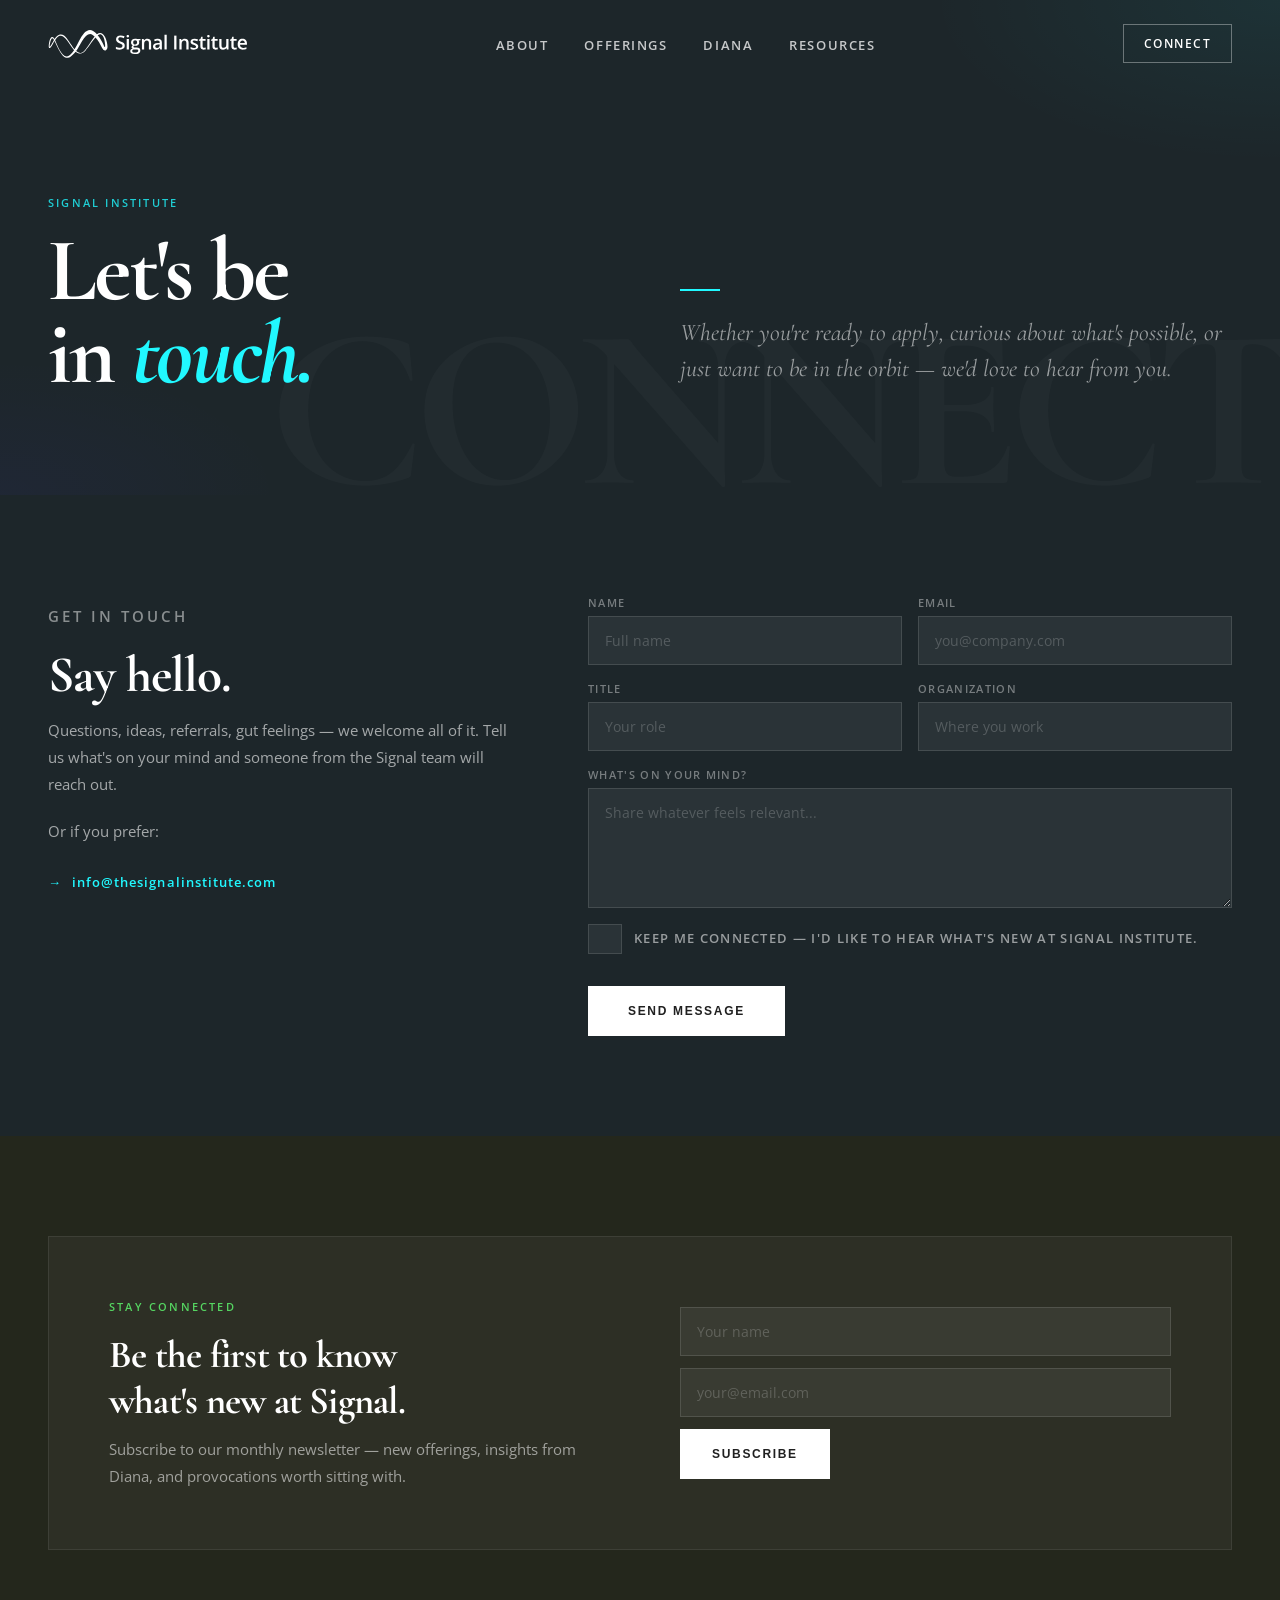
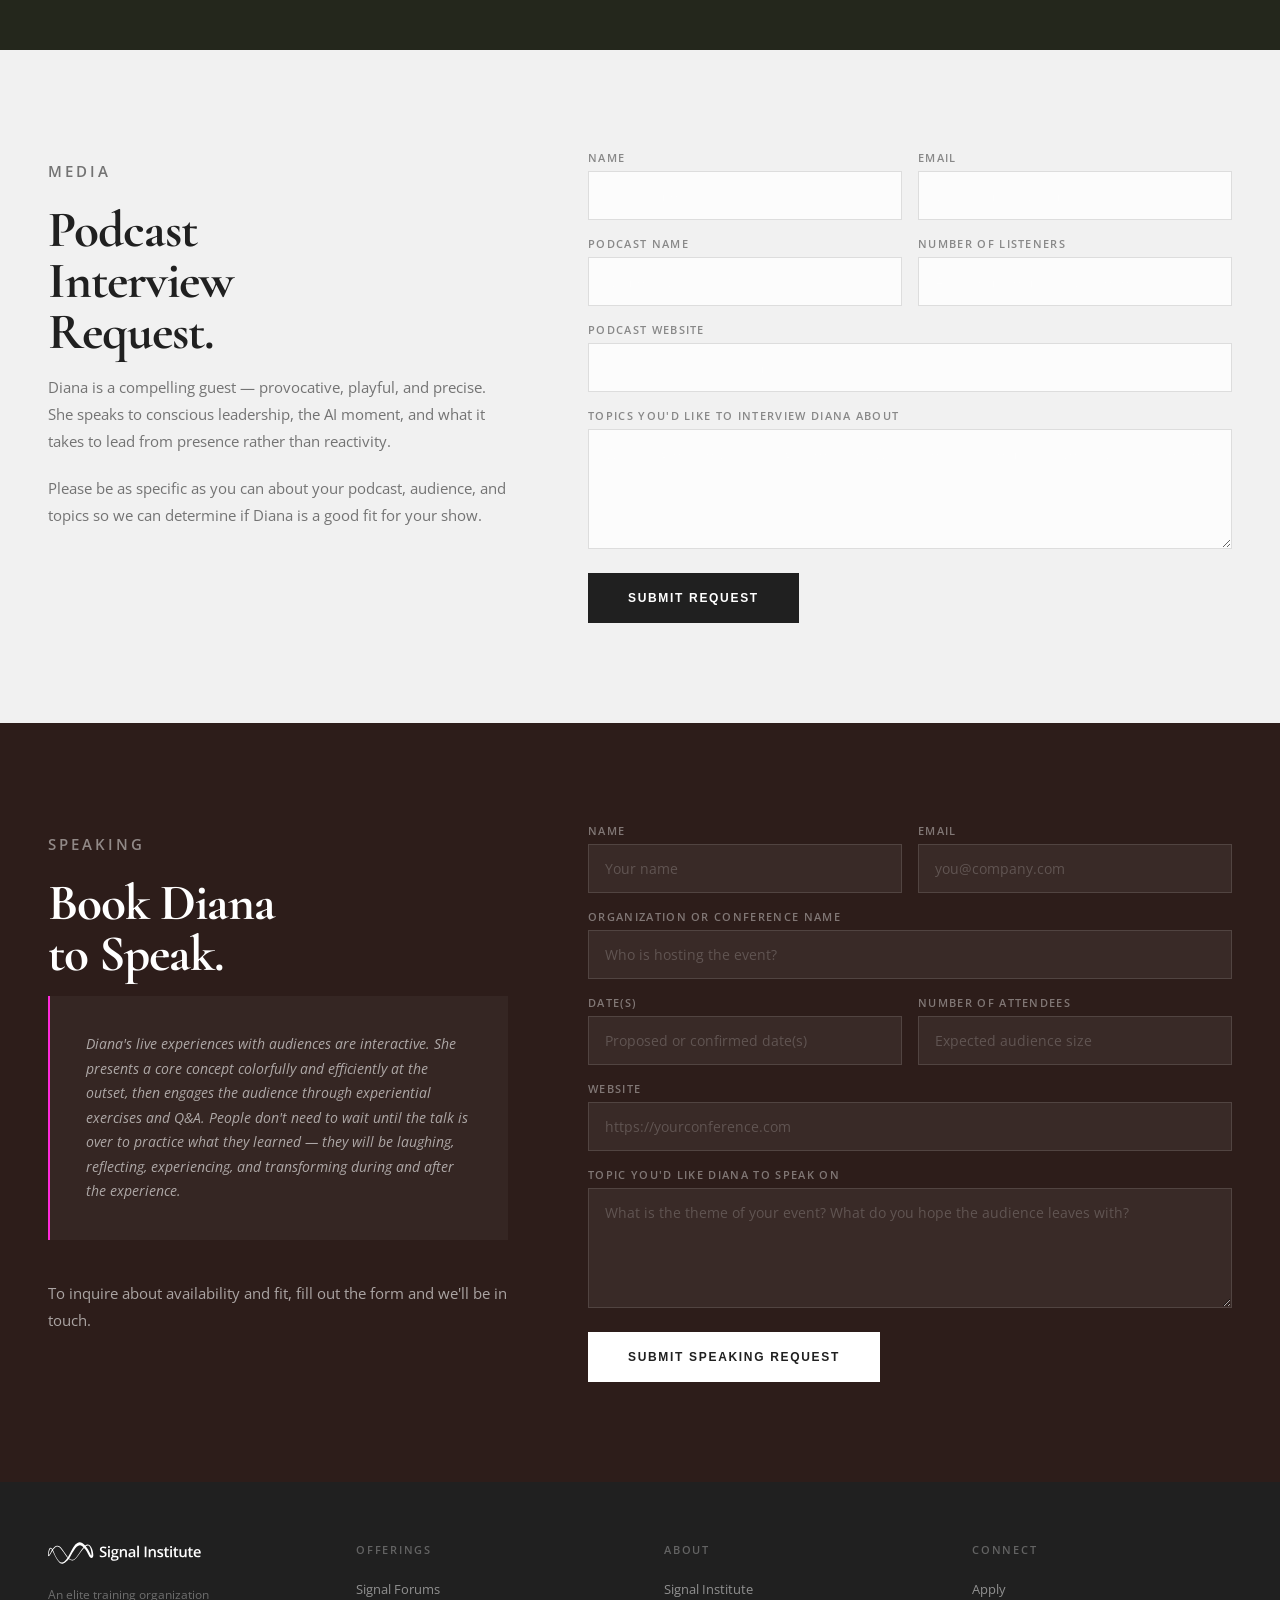
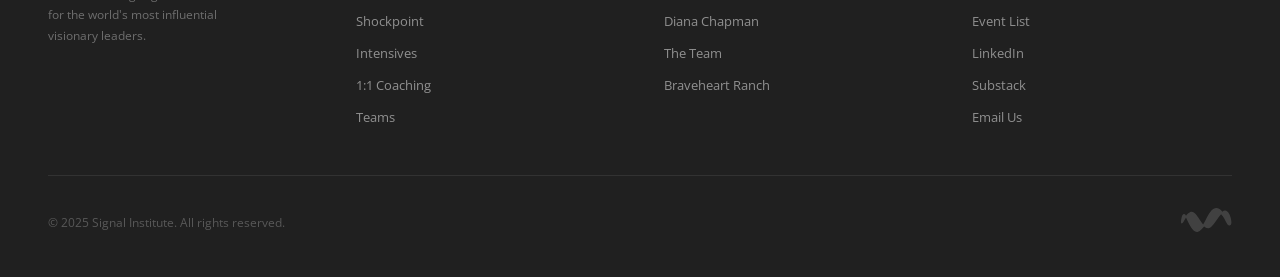
<file: contact/index.html>
<!DOCTYPE html>
<html lang="en">
<head>
<meta charset="UTF-8">
<meta name="viewport" content="width=device-width, initial-scale=1.0">
<title>Connect — Signal Institute</title>
<link rel="preconnect" href="https://fonts.googleapis.com">
<link href="https://fonts.googleapis.com/css2?family=Open+Sans:wght@400;600&family=Cormorant+Garamond:wght@700&display=swap" rel="stylesheet">


<link rel="stylesheet" href="../assets/css/common.css">
<link rel="stylesheet" href="../assets/css/pages/contact.css">
<script src="../assets/js/common.js" defer></script>
</head>
<body data-page="contact">

<nav id="main-nav">
  <a class="nav-logo" href="../" aria-label="Signal Institute home"><svg width="200" height="28" viewBox="0 0 546 77" fill="none" xmlns="http://www.w3.org/2000/svg">
<path fill-rule="evenodd" clip-rule="evenodd" d="M121.987 2.45466C126.176 4.85958 129.821 8.58312 132.572 11.8453C135.617 9.47874 138.462 8.41363 141.086 8.34168C143.789 8.26758 146.214 9.24912 148.333 10.867C152.424 13.9895 155.426 19.5145 157.235 24.6168C159.636 31.5182 165.783 50.9441 157.303 55.5301C152.613 58.0663 148.794 52.8362 146.84 49.3028L146.839 49.3014C141.263 39.0971 137.222 28.5672 128.509 20.2815C123.741 25.4667 119.678 31.2384 115.62 37.0954C111.498 43.0458 107.38 49.0859 102.549 54.6454L102.546 54.6486L102.539 54.6562L102.539 54.6565C99.2971 58.2265 95.825 62.1697 90.7557 64.1145L90.7523 64.1159C84.8189 66.318 78.4793 63.1145 74.0838 59.5805C71.7851 62.3922 69.1071 65.0096 66.0933 68.2162C62.3165 71.7389 57.9627 76.1022 52.5534 76.6032C43.7694 77.4166 36.9785 68.6671 32.6405 62.265C25.2217 51.3164 19.3597 36.9268 15.974 30.2609C14.3641 32.9512 13.1866 35.0292 11.7336 37.7522C10.768 39.5616 3.36329 54.1783 0.513211 48.3144C-0.877966 45.0349 0.874716 35.2074 2.03657 30.5409C2.76022 27.6345 3.71169 24.857 4.95423 22.7985C6.19035 20.7507 7.77335 19.3234 9.78104 19.3233C12.7398 19.3235 14.8074 22.7606 16.0341 25.0345C19.2424 20.2167 23.3079 15.6605 28.716 13.2944C43.3209 7.46199 54.5506 30.2036 60.9501 39.4358C62.6674 41.6705 64.3247 44.1132 66.0142 46.5433C67.6147 48.8453 69.2469 51.14 71.0013 53.2626C80.2668 38.6359 85.9767 21.3781 97.5274 8.34168C104.331 1.53805 112.358 -3.07235 121.987 2.45466ZM29.846 16.0417C24.7827 18.295 20.7915 22.9975 17.6202 27.8716C22.9483 39.1512 38.9027 85.9768 58.3728 69.0676L58.3707 69.0648C62.7682 65.074 66.3941 60.2847 69.6545 55.3452C67.6244 53.0975 65.782 50.6539 64.0041 48.2335C58.1425 40.2536 52.9466 31.481 46.4891 24.0082C42.4903 19.3808 36.5003 13.9018 29.846 16.0417ZM75.4385 57.892C77.3323 59.5404 79.6324 61.1234 82.0992 62.0794C84.6734 63.0771 87.4076 63.3854 90.0542 62.4038C94.5207 60.704 97.8074 57.0346 101.002 53.4145C105.71 47.8791 109.638 41.8252 113.62 35.7306C117.538 29.7332 121.507 23.6979 126.303 18.1226C124.331 16.2623 122.56 14.7076 120.897 13.5348C102.174 0.33091 85.266 45.4188 75.4385 57.892ZM144.253 12.1787C141.774 11.2077 138.65 11.6432 134.691 14.4656C140.631 22.066 145.895 30.0575 149.716 38.7971C150.655 40.9783 151.548 43.1707 152.66 45.2732C155.541 50.7189 155.167 42.1484 154.925 39.3876C154.435 34.0665 153.252 25.333 150.362 19.0808C148.819 15.7422 146.822 13.1847 144.253 12.1787ZM2.71377 45.1677C2.8915 46.2101 3.25056 46.1375 3.84129 45.329C5.89714 42.4975 7.64023 39.4423 9.32934 36.3394C10.9825 33.3026 12.5883 30.2124 14.3751 27.2697C13.6396 25.9041 13.1135 24.7565 12.4472 23.8924C6.3734 16.0159 2.12174 41.695 2.71377 45.1677Z" fill="white"/>
<path d="M209.029 43.1762C209.029 46.5578 207.807 49.2111 205.362 51.136C202.917 53.0609 199.544 54.0233 195.243 54.0233C190.942 54.0233 187.422 53.3557 184.682 52.0204V46.1416C186.416 46.9566 188.254 47.5983 190.197 48.0665C192.156 48.5347 193.977 48.7688 195.659 48.7688C198.122 48.7688 199.934 48.3006 201.096 47.3642C202.275 46.4277 202.865 45.1705 202.865 43.5924C202.865 42.1704 202.327 40.9651 201.252 39.9767C200.177 38.9882 197.957 37.8176 194.593 36.465C191.124 35.0603 188.679 33.4562 187.257 31.6527C185.835 29.8492 185.124 27.6815 185.124 25.1496C185.124 21.9761 186.251 19.4789 188.506 17.658C190.76 15.8372 193.786 14.9267 197.584 14.9267C201.226 14.9267 204.85 15.7244 208.457 17.3199L206.48 22.3923C203.099 20.9703 200.081 20.2593 197.428 20.2593C195.416 20.2593 193.89 20.7015 192.85 21.5859C191.809 22.453 191.289 23.6062 191.289 25.0456C191.289 26.034 191.497 26.8838 191.913 27.5948C192.33 28.2884 193.015 28.9474 193.968 29.5717C194.922 30.196 196.639 31.0197 199.119 32.0429C201.911 33.2048 203.957 34.2886 205.258 35.2944C206.558 36.3002 207.512 37.4361 208.119 38.702C208.726 39.968 209.029 41.4594 209.029 43.1762Z" fill="white"/>
<path d="M220.522 53.5031H214.409V24.7334H220.522V53.5031ZM214.045 17.1118C214.045 16.0193 214.339 15.1782 214.929 14.5886C215.536 13.999 216.394 13.7042 217.504 13.7042C218.579 13.7042 219.412 13.999 220.001 14.5886C220.608 15.1782 220.912 16.0193 220.912 17.1118C220.912 18.1523 220.608 18.976 220.001 19.583C219.412 20.1726 218.579 20.4674 217.504 20.4674C216.394 20.4674 215.536 20.1726 214.929 19.583C214.339 18.976 214.045 18.1523 214.045 17.1118Z" fill="white"/>
<path d="M252.252 24.7334V28.089L247.335 28.9994C247.786 29.6064 248.159 30.3521 248.454 31.2365C248.749 32.1209 248.896 33.0574 248.896 34.0458C248.896 37.0112 247.873 39.3437 245.827 41.0432C243.78 42.7426 240.962 43.5924 237.373 43.5924C236.453 43.5924 235.621 43.523 234.875 43.3843C233.557 44.1993 232.898 45.1531 232.898 46.2456C232.898 46.9046 233.202 47.3989 233.809 47.7283C234.433 48.0578 235.569 48.2226 237.216 48.2226H242.237C245.41 48.2226 247.821 48.8989 249.468 50.2515C251.116 51.6042 251.939 53.5551 251.939 56.1043C251.939 59.3646 250.596 61.8791 247.908 63.6479C245.22 65.4168 241.335 66.3012 236.254 66.3012C232.335 66.3012 229.343 65.6075 227.28 64.2202C225.216 62.8329 224.184 60.8559 224.184 58.2894C224.184 56.5205 224.739 55.0292 225.849 53.8152C226.976 52.6187 228.546 51.7863 230.557 51.3181C229.742 50.9712 229.066 50.4163 228.528 49.6533C228.008 48.8729 227.748 48.0578 227.748 47.2081C227.748 46.1329 228.051 45.2225 228.658 44.4768C229.265 43.7311 230.167 42.9941 231.364 42.2657C229.872 41.6241 228.658 40.5836 227.722 39.1443C226.803 37.6876 226.343 35.9881 226.343 34.0458C226.343 30.9243 227.323 28.5052 229.283 26.7884C231.26 25.0716 234.069 24.2132 237.711 24.2132C238.526 24.2132 239.376 24.2739 240.26 24.3952C241.162 24.4993 241.838 24.612 242.289 24.7334H252.252ZM229.647 57.9772C229.647 59.2952 230.237 60.3097 231.416 61.0207C232.612 61.7317 234.286 62.0872 236.436 62.0872C239.766 62.0872 242.246 61.6103 243.876 60.6565C245.506 59.7027 246.321 58.4368 246.321 56.8587C246.321 55.6101 245.87 54.717 244.968 54.1794C244.084 53.6592 242.428 53.399 240 53.399H235.37C233.618 53.399 232.222 53.8066 231.182 54.6216C230.158 55.454 229.647 56.5726 229.647 57.9772ZM232.274 34.0458C232.274 35.8494 232.734 37.2367 233.653 38.2078C234.589 39.1789 235.925 39.6645 237.659 39.6645C241.196 39.6645 242.965 37.7743 242.965 33.9938C242.965 32.1209 242.523 30.6816 241.639 29.6758C240.772 28.6526 239.445 28.141 237.659 28.141C235.89 28.141 234.546 28.6439 233.627 29.6497C232.725 30.6556 232.274 32.1209 232.274 34.0458Z" fill="white"/>
<path d="M281.588 53.5031H275.449V35.8147C275.449 33.595 274.999 31.9388 274.097 30.8463C273.212 29.7538 271.799 29.2075 269.857 29.2075C267.273 29.2075 265.383 29.9706 264.186 31.4966C262.99 33.0227 262.391 35.5806 262.391 39.1703V53.5031H256.278V24.7334H261.065L261.923 28.5052H262.235C263.102 27.1352 264.334 26.0774 265.929 25.3317C267.524 24.586 269.293 24.2132 271.235 24.2132C278.137 24.2132 281.588 27.7248 281.588 34.7482V53.5031Z" fill="white"/>
<path d="M306.763 53.5031L305.541 49.4972H305.333C303.945 51.2487 302.549 52.4453 301.145 53.0869C299.74 53.7112 297.936 54.0233 295.734 54.0233C292.907 54.0233 290.696 53.2603 289.101 51.7343C287.523 50.2082 286.734 48.0492 286.734 45.2572C286.734 42.2918 287.835 40.0547 290.037 38.546C292.24 37.0373 295.595 36.2135 300.104 36.0748L305.072 35.9187V34.384C305.072 32.5458 304.639 31.1758 303.772 30.274C302.922 29.3549 301.595 28.8954 299.792 28.8954C298.318 28.8954 296.904 29.1122 295.552 29.5457C294.199 29.9792 292.899 30.4908 291.65 31.0804L289.673 26.7103C291.234 25.8953 292.942 25.2797 294.797 24.8635C296.653 24.4299 298.405 24.2132 300.052 24.2132C303.711 24.2132 306.468 25.0109 308.324 26.6063C310.197 28.2017 311.133 30.7076 311.133 34.1239V53.5031H306.763ZM297.659 49.3411C299.879 49.3411 301.656 48.7255 302.991 47.4942C304.344 46.2456 305.02 44.5028 305.02 42.2657V39.7686L301.327 39.9246C298.448 40.0287 296.35 40.5142 295.032 41.3813C293.731 42.2311 293.081 43.5404 293.081 45.3092C293.081 46.5925 293.462 47.5896 294.225 48.3006C294.988 48.9943 296.133 49.3411 297.659 49.3411Z" fill="white"/>
<path d="M324.446 53.5031H318.333V13.0278H324.446V53.5031Z" fill="white"/>
<path d="M345.038 53.5031V15.473H351.255V53.5031H345.038Z" fill="white"/>
<path d="M384.649 53.5031H378.511V35.8147C378.511 33.595 378.06 31.9388 377.158 30.8463C376.273 29.7538 374.86 29.2075 372.918 29.2075C370.334 29.2075 368.444 29.9706 367.247 31.4966C366.051 33.0227 365.452 35.5806 365.452 39.1703V53.5031H359.339V24.7334H364.126L364.984 28.5052H365.296C366.163 27.1352 367.395 26.0774 368.99 25.3317C370.585 24.586 372.354 24.2132 374.297 24.2132C381.198 24.2132 384.649 27.7248 384.649 34.7482V53.5031Z" fill="white"/>
<path d="M411.151 45.3092C411.151 48.1185 410.128 50.2776 408.081 51.7863C406.035 53.2777 403.104 54.0233 399.289 54.0233C395.457 54.0233 392.379 53.4424 390.055 52.2805V47C393.436 48.5607 396.584 49.3411 399.497 49.3411C403.26 49.3411 405.142 48.2052 405.142 45.9335C405.142 45.2051 404.934 44.5982 404.518 44.1126C404.102 43.6271 403.417 43.1242 402.463 42.6039C401.509 42.0837 400.182 41.494 398.483 40.8351C395.171 39.5518 392.925 38.2685 391.746 36.9852C390.584 35.702 390.003 34.0372 390.003 31.9909C390.003 29.5284 390.991 27.6208 392.968 26.2681C394.963 24.8981 397.668 24.2132 401.084 24.2132C404.466 24.2132 407.665 24.8981 410.683 26.2681L408.706 30.8723C405.602 29.589 402.992 28.9474 400.876 28.9474C397.65 28.9474 396.038 29.8665 396.038 31.7047C396.038 32.6065 396.454 33.3695 397.286 33.9938C398.136 34.6181 399.974 35.4765 402.801 36.569C405.177 37.4881 406.902 38.3292 407.977 39.0922C409.053 39.8553 409.85 40.7397 410.371 41.7455C410.891 42.734 411.151 43.9219 411.151 45.3092Z" fill="white"/>
<path d="M427.169 49.081C428.661 49.081 430.152 48.8469 431.643 48.3787V52.9828C430.967 53.2777 430.091 53.5204 429.016 53.7112C427.958 53.9193 426.857 54.0233 425.713 54.0233C419.921 54.0233 417.024 50.9712 417.024 44.867V29.3636H413.097V26.6583L417.311 24.4213L419.392 18.3344H423.163V24.7334H431.357V29.3636H423.163V44.7629C423.163 46.237 423.528 47.3295 424.256 48.0405C425.002 48.7342 425.973 49.081 427.169 49.081Z" fill="white"/>
<path d="M442.199 53.5031H436.086V24.7334H442.199V53.5031ZM435.722 17.1118C435.722 16.0193 436.017 15.1782 436.607 14.5886C437.214 13.999 438.072 13.7042 439.182 13.7042C440.257 13.7042 441.089 13.999 441.679 14.5886C442.286 15.1782 442.589 16.0193 442.589 17.1118C442.589 18.1523 442.286 18.976 441.679 19.583C441.089 20.1726 440.257 20.4674 439.182 20.4674C438.072 20.4674 437.214 20.1726 436.607 19.583C436.017 18.976 435.722 18.1523 435.722 17.1118Z" fill="white"/>
<path d="M460.351 49.081C461.842 49.081 463.333 48.8469 464.825 48.3787V52.9828C464.149 53.2777 463.273 53.5204 462.198 53.7112C461.14 53.9193 460.039 54.0233 458.894 54.0233C453.102 54.0233 450.206 50.9712 450.206 44.867V29.3636H446.278V26.6583L450.492 24.4213L452.573 18.3344H456.345V24.7334H464.539V29.3636H456.345V44.7629C456.345 46.237 456.709 47.3295 457.437 48.0405C458.183 48.7342 459.154 49.081 460.351 49.081Z" fill="white"/>
<path d="M489.557 53.5031L488.699 49.7313H488.387C487.537 51.0666 486.323 52.1158 484.745 52.8788C483.184 53.6418 481.398 54.0233 479.387 54.0233C475.901 54.0233 473.3 53.1563 471.583 51.4221C469.866 49.6879 469.008 47.0607 469.008 43.5404V24.7334H475.173V42.4738C475.173 44.6762 475.623 46.3323 476.525 47.4422C477.427 48.5347 478.84 49.081 480.765 49.081C483.332 49.081 485.213 48.318 486.41 46.7919C487.624 45.2485 488.231 42.6733 488.231 39.0662V24.7334H494.37V53.5031H489.557Z" fill="white"/>
<path d="M512.469 49.081C513.96 49.081 515.452 48.8469 516.943 48.3787V52.9828C516.267 53.2777 515.391 53.5204 514.316 53.7112C513.258 53.9193 512.157 54.0233 511.012 54.0233C505.22 54.0233 502.324 50.9712 502.324 44.867V29.3636H498.396V26.6583L502.61 24.4213L504.691 18.3344H508.463V24.7334H516.657V29.3636H508.463V44.7629C508.463 46.237 508.827 47.3295 509.556 48.0405C510.301 48.7342 511.273 49.081 512.469 49.081Z" fill="white"/>
<path d="M533.95 54.0233C529.476 54.0233 525.973 52.7227 523.441 50.1215C520.927 47.5029 519.669 43.9045 519.669 39.3263C519.669 34.6268 520.84 30.933 523.181 28.2451C525.522 25.5571 528.739 24.2132 532.832 24.2132C536.629 24.2132 539.63 25.3664 541.832 27.6728C544.034 29.9792 545.135 33.1527 545.135 37.1933V40.4969H525.964C526.051 43.2889 526.805 45.4393 528.227 46.948C529.649 48.4394 531.652 49.185 534.236 49.185C535.936 49.185 537.514 49.029 538.971 48.7168C540.445 48.3873 542.023 47.8497 543.705 47.104V52.0724C542.213 52.7834 540.705 53.2863 539.179 53.5811C537.653 53.8759 535.91 54.0233 533.95 54.0233ZM532.832 28.8434C530.889 28.8434 529.329 29.459 528.149 30.6902C526.987 31.9215 526.294 33.7163 526.068 36.0748H539.127C539.092 33.699 538.52 31.9041 537.41 30.6902C536.3 29.459 534.774 28.8434 532.832 28.8434Z" fill="white"/>
</svg></a>
  <ul class="nav-links">
    <li><a href="../about/">About</a></li>
    <li><a href="../offerings/">Offerings</a></li>
    <li><a href="../about/diana.html">Diana</a></li>
    <li><a href="../resources/">Resources</a></li>
  </ul>
  <a href="../contact/" class="nav-cta">Connect</a>
</nav>

<!-- HERO -->
<section class="connect-hero">
  <div class="connect-hero-inner">
    <div>
      <p class="page-hero-eyebrow reveal" style="color:var(--neon-sky);opacity:0.8;font-size:11px;font-weight:600;letter-spacing:0.2em;text-transform:uppercase;margin-bottom:20px;">Signal Institute</p>
      <h1 class="reveal reveal-delay-1">Let's be<br>in <em>touch.</em></h1>
    </div>
    <div class="connect-hero-right reveal reveal-delay-2">
      <div class="connect-hero-divider"></div>
      <p class="connect-hero-sub">Whether you're ready to apply, curious about what's possible, or just want to be in the orbit — we'd love to hear from you.</p>
    </div>
  </div>
</section>

<!-- ── CONTACT ── -->
<section class="connect-section dark" id="contact">
  <div class="connect-inner">
    <div class="connect-cols">
      <div class="connect-aside reveal">
        <p class="connect-section-label">Get in Touch</p>
        <h2 class="connect-section-title">Say hello.</h2>
        <p>Questions, ideas, referrals, gut feelings — we welcome all of it. Tell us what's on your mind and someone from the Signal team will reach out.</p>
        <p>Or if you prefer:</p>
        <a href="mailto:info@thesignalinstitute.com" class="connect-email">info@thesignalinstitute.com</a>
      </div>
      <div class="reveal reveal-delay-1">
        <form class="connect-form" onsubmit="return false;">
          <div class="form-grid">
            <div class="form-group"><label>Name</label><input type="text" placeholder="Full name"></div>
            <div class="form-group"><label>Email</label><input type="email" placeholder="you@company.com"></div>
            <div class="form-group"><label>Title</label><input type="text" placeholder="Your role"></div>
            <div class="form-group"><label>Organization</label><input type="text" placeholder="Where you work"></div>
            <div class="form-group form-full"><label>What's on your mind?</label><textarea placeholder="Share whatever feels relevant..."></textarea></div>
          </div>
          <label class="connect-checkbox">
            <input type="checkbox">
            <span>Keep me connected — I'd like to hear what's new at Signal Institute.</span>
          </label>
          <button type="submit" class="connect-submit">Send Message</button>
        </form>
      </div>
    </div>
  </div>
</section>

<!-- ── NEWSLETTER ── -->
<section class="connect-section dark-green" id="newsletter">
  <div class="connect-inner">
    <div class="newsletter-block reveal">
      <div class="newsletter-text">
        <p class="connect-section-label" style="color:var(--neon-lime);opacity:0.8;font-size:11px;font-weight:600;letter-spacing:0.2em;text-transform:uppercase;margin-bottom:16px;">Stay Connected</p>
        <h3>Be the first to know<br>what's new at Signal.</h3>
        <p>Subscribe to our monthly newsletter — new offerings, insights from Diana, and provocations worth sitting with.</p>
      </div>
      <div class="newsletter-form">
        <input type="text" placeholder="Your name">
        <input type="email" placeholder="your@email.com">
        <button type="submit">Subscribe</button>
      </div>
    </div>
  </div>
</section>

<!-- ── PODCAST REQUEST ── -->
<section class="connect-section light" id="podcast">
  <div class="connect-inner">
    <div class="connect-cols">
      <div class="connect-aside reveal">
        <p class="connect-section-label">Media</p>
        <h2 class="connect-section-title">Podcast<br>Interview<br>Request.</h2>
        <p>Diana is a compelling guest — provocative, playful, and precise. She speaks to conscious leadership, the AI moment, and what it takes to lead from presence rather than reactivity.</p>
        <p>Please be as specific as you can about your podcast, audience, and topics so we can determine if Diana is a good fit for your show.</p>
      </div>
      <div class="reveal reveal-delay-1">
        <form class="connect-form" onsubmit="return false;">
          <div class="form-grid">
            <div class="form-group"><label>Name</label><input type="text" placeholder="Your name"></div>
            <div class="form-group"><label>Email</label><input type="email" placeholder="you@company.com"></div>
            <div class="form-group"><label>Podcast Name</label><input type="text" placeholder="Name of your show"></div>
            <div class="form-group"><label>Number of Listeners</label><input type="text" placeholder="Approximate monthly listeners"></div>
            <div class="form-group form-full"><label>Podcast Website</label><input type="url" placeholder="https://yourpodcast.com"></div>
            <div class="form-group form-full"><label>Topics you'd like to interview Diana about</label><textarea placeholder="What angles are you hoping to explore? What questions are most alive for your audience?"></textarea></div>
          </div>
          <button type="submit" class="connect-submit">Submit Request</button>
        </form>
      </div>
    </div>
  </div>
</section>

<!-- ── SPEAKING REQUEST ── -->
<section class="connect-section dark-rust" id="speaking">
  <div class="connect-inner">
    <div class="connect-cols">
      <div class="connect-aside reveal">
        <p class="connect-section-label">Speaking</p>
        <h2 class="connect-section-title">Book Diana<br>to Speak.</h2>
        <div class="speaking-aside">
          <p>Diana's live experiences with audiences are interactive. She presents a core concept colorfully and efficiently at the outset, then engages the audience through experiential exercises and Q&A. People don't need to wait until the talk is over to practice what they learned — they will be laughing, reflecting, experiencing, and transforming during and after the experience.</p>
        </div>
        <p>To inquire about availability and fit, fill out the form and we'll be in touch.</p>
      </div>
      <div class="reveal reveal-delay-1">
        <form class="connect-form" onsubmit="return false;">
          <div class="form-grid">
            <div class="form-group"><label>Name</label><input type="text" placeholder="Your name"></div>
            <div class="form-group"><label>Email</label><input type="email" placeholder="you@company.com"></div>
            <div class="form-group form-full"><label>Organization or Conference Name</label><input type="text" placeholder="Who is hosting the event?"></div>
            <div class="form-group"><label>Date(s)</label><input type="text" placeholder="Proposed or confirmed date(s)"></div>
            <div class="form-group"><label>Number of Attendees</label><input type="text" placeholder="Expected audience size"></div>
            <div class="form-group form-full"><label>Website</label><input type="url" placeholder="https://yourconference.com"></div>
            <div class="form-group form-full"><label>Topic you'd like Diana to speak on</label><textarea placeholder="What is the theme of your event? What do you hope the audience leaves with?"></textarea></div>
          </div>
          <button type="submit" class="connect-submit">Submit Speaking Request</button>
        </form>
      </div>
    </div>
  </div>
</section>

<footer>
  <div class="footer-inner">
    <div class="footer-brand">
      <svg width="160" height="23" viewBox="0 0 546 77" fill="none" xmlns="http://www.w3.org/2000/svg">
<path fill-rule="evenodd" clip-rule="evenodd" d="M121.987 2.45466C126.176 4.85958 129.821 8.58312 132.572 11.8453C135.617 9.47874 138.462 8.41363 141.086 8.34168C143.789 8.26758 146.214 9.24912 148.333 10.867C152.424 13.9895 155.426 19.5145 157.235 24.6168C159.636 31.5182 165.783 50.9441 157.303 55.5301C152.613 58.0663 148.794 52.8362 146.84 49.3028L146.839 49.3014C141.263 39.0971 137.222 28.5672 128.509 20.2815C123.741 25.4667 119.678 31.2384 115.62 37.0954C111.498 43.0458 107.38 49.0859 102.549 54.6454L102.546 54.6486L102.539 54.6562L102.539 54.6565C99.2971 58.2265 95.825 62.1697 90.7557 64.1145L90.7523 64.1159C84.8189 66.318 78.4793 63.1145 74.0838 59.5805C71.7851 62.3922 69.1071 65.0096 66.0933 68.2162C62.3165 71.7389 57.9627 76.1022 52.5534 76.6032C43.7694 77.4166 36.9785 68.6671 32.6405 62.265C25.2217 51.3164 19.3597 36.9268 15.974 30.2609C14.3641 32.9512 13.1866 35.0292 11.7336 37.7522C10.768 39.5616 3.36329 54.1783 0.513211 48.3144C-0.877966 45.0349 0.874716 35.2074 2.03657 30.5409C2.76022 27.6345 3.71169 24.857 4.95423 22.7985C6.19035 20.7507 7.77335 19.3234 9.78104 19.3233C12.7398 19.3235 14.8074 22.7606 16.0341 25.0345C19.2424 20.2167 23.3079 15.6605 28.716 13.2944C43.3209 7.46199 54.5506 30.2036 60.9501 39.4358C62.6674 41.6705 64.3247 44.1132 66.0142 46.5433C67.6147 48.8453 69.2469 51.14 71.0013 53.2626C80.2668 38.6359 85.9767 21.3781 97.5274 8.34168C104.331 1.53805 112.358 -3.07235 121.987 2.45466ZM29.846 16.0417C24.7827 18.295 20.7915 22.9975 17.6202 27.8716C22.9483 39.1512 38.9027 85.9768 58.3728 69.0676L58.3707 69.0648C62.7682 65.074 66.3941 60.2847 69.6545 55.3452C67.6244 53.0975 65.782 50.6539 64.0041 48.2335C58.1425 40.2536 52.9466 31.481 46.4891 24.0082C42.4903 19.3808 36.5003 13.9018 29.846 16.0417ZM75.4385 57.892C77.3323 59.5404 79.6324 61.1234 82.0992 62.0794C84.6734 63.0771 87.4076 63.3854 90.0542 62.4038C94.5207 60.704 97.8074 57.0346 101.002 53.4145C105.71 47.8791 109.638 41.8252 113.62 35.7306C117.538 29.7332 121.507 23.6979 126.303 18.1226C124.331 16.2623 122.56 14.7076 120.897 13.5348C102.174 0.33091 85.266 45.4188 75.4385 57.892ZM144.253 12.1787C141.774 11.2077 138.65 11.6432 134.691 14.4656C140.631 22.066 145.895 30.0575 149.716 38.7971C150.655 40.9783 151.548 43.1707 152.66 45.2732C155.541 50.7189 155.167 42.1484 154.925 39.3876C154.435 34.0665 153.252 25.333 150.362 19.0808C148.819 15.7422 146.822 13.1847 144.253 12.1787ZM2.71377 45.1677C2.8915 46.2101 3.25056 46.1375 3.84129 45.329C5.89714 42.4975 7.64023 39.4423 9.32934 36.3394C10.9825 33.3026 12.5883 30.2124 14.3751 27.2697C13.6396 25.9041 13.1135 24.7565 12.4472 23.8924C6.3734 16.0159 2.12174 41.695 2.71377 45.1677Z" fill="white"/>
<path d="M209.029 43.1762C209.029 46.5578 207.807 49.2111 205.362 51.136C202.917 53.0609 199.544 54.0233 195.243 54.0233C190.942 54.0233 187.422 53.3557 184.682 52.0204V46.1416C186.416 46.9566 188.254 47.5983 190.197 48.0665C192.156 48.5347 193.977 48.7688 195.659 48.7688C198.122 48.7688 199.934 48.3006 201.096 47.3642C202.275 46.4277 202.865 45.1705 202.865 43.5924C202.865 42.1704 202.327 40.9651 201.252 39.9767C200.177 38.9882 197.957 37.8176 194.593 36.465C191.124 35.0603 188.679 33.4562 187.257 31.6527C185.835 29.8492 185.124 27.6815 185.124 25.1496C185.124 21.9761 186.251 19.4789 188.506 17.658C190.76 15.8372 193.786 14.9267 197.584 14.9267C201.226 14.9267 204.85 15.7244 208.457 17.3199L206.48 22.3923C203.099 20.9703 200.081 20.2593 197.428 20.2593C195.416 20.2593 193.89 20.7015 192.85 21.5859C191.809 22.453 191.289 23.6062 191.289 25.0456C191.289 26.034 191.497 26.8838 191.913 27.5948C192.33 28.2884 193.015 28.9474 193.968 29.5717C194.922 30.196 196.639 31.0197 199.119 32.0429C201.911 33.2048 203.957 34.2886 205.258 35.2944C206.558 36.3002 207.512 37.4361 208.119 38.702C208.726 39.968 209.029 41.4594 209.029 43.1762Z" fill="white"/>
<path d="M220.522 53.5031H214.409V24.7334H220.522V53.5031ZM214.045 17.1118C214.045 16.0193 214.339 15.1782 214.929 14.5886C215.536 13.999 216.394 13.7042 217.504 13.7042C218.579 13.7042 219.412 13.999 220.001 14.5886C220.608 15.1782 220.912 16.0193 220.912 17.1118C220.912 18.1523 220.608 18.976 220.001 19.583C219.412 20.1726 218.579 20.4674 217.504 20.4674C216.394 20.4674 215.536 20.1726 214.929 19.583C214.339 18.976 214.045 18.1523 214.045 17.1118Z" fill="white"/>
<path d="M252.252 24.7334V28.089L247.335 28.9994C247.786 29.6064 248.159 30.3521 248.454 31.2365C248.749 32.1209 248.896 33.0574 248.896 34.0458C248.896 37.0112 247.873 39.3437 245.827 41.0432C243.78 42.7426 240.962 43.5924 237.373 43.5924C236.453 43.5924 235.621 43.523 234.875 43.3843C233.557 44.1993 232.898 45.1531 232.898 46.2456C232.898 46.9046 233.202 47.3989 233.809 47.7283C234.433 48.0578 235.569 48.2226 237.216 48.2226H242.237C245.41 48.2226 247.821 48.8989 249.468 50.2515C251.116 51.6042 251.939 53.5551 251.939 56.1043C251.939 59.3646 250.596 61.8791 247.908 63.6479C245.22 65.4168 241.335 66.3012 236.254 66.3012C232.335 66.3012 229.343 65.6075 227.28 64.2202C225.216 62.8329 224.184 60.8559 224.184 58.2894C224.184 56.5205 224.739 55.0292 225.849 53.8152C226.976 52.6187 228.546 51.7863 230.557 51.3181C229.742 50.9712 229.066 50.4163 228.528 49.6533C228.008 48.8729 227.748 48.0578 227.748 47.2081C227.748 46.1329 228.051 45.2225 228.658 44.4768C229.265 43.7311 230.167 42.9941 231.364 42.2657C229.872 41.6241 228.658 40.5836 227.722 39.1443C226.803 37.6876 226.343 35.9881 226.343 34.0458C226.343 30.9243 227.323 28.5052 229.283 26.7884C231.26 25.0716 234.069 24.2132 237.711 24.2132C238.526 24.2132 239.376 24.2739 240.26 24.3952C241.162 24.4993 241.838 24.612 242.289 24.7334H252.252ZM229.647 57.9772C229.647 59.2952 230.237 60.3097 231.416 61.0207C232.612 61.7317 234.286 62.0872 236.436 62.0872C239.766 62.0872 242.246 61.6103 243.876 60.6565C245.506 59.7027 246.321 58.4368 246.321 56.8587C246.321 55.6101 245.87 54.717 244.968 54.1794C244.084 53.6592 242.428 53.399 240 53.399H235.37C233.618 53.399 232.222 53.8066 231.182 54.6216C230.158 55.454 229.647 56.5726 229.647 57.9772ZM232.274 34.0458C232.274 35.8494 232.734 37.2367 233.653 38.2078C234.589 39.1789 235.925 39.6645 237.659 39.6645C241.196 39.6645 242.965 37.7743 242.965 33.9938C242.965 32.1209 242.523 30.6816 241.639 29.6758C240.772 28.6526 239.445 28.141 237.659 28.141C235.89 28.141 234.546 28.6439 233.627 29.6497C232.725 30.6556 232.274 32.1209 232.274 34.0458Z" fill="white"/>
<path d="M281.588 53.5031H275.449V35.8147C275.449 33.595 274.999 31.9388 274.097 30.8463C273.212 29.7538 271.799 29.2075 269.857 29.2075C267.273 29.2075 265.383 29.9706 264.186 31.4966C262.99 33.0227 262.391 35.5806 262.391 39.1703V53.5031H256.278V24.7334H261.065L261.923 28.5052H262.235C263.102 27.1352 264.334 26.0774 265.929 25.3317C267.524 24.586 269.293 24.2132 271.235 24.2132C278.137 24.2132 281.588 27.7248 281.588 34.7482V53.5031Z" fill="white"/>
<path d="M306.763 53.5031L305.541 49.4972H305.333C303.945 51.2487 302.549 52.4453 301.145 53.0869C299.74 53.7112 297.936 54.0233 295.734 54.0233C292.907 54.0233 290.696 53.2603 289.101 51.7343C287.523 50.2082 286.734 48.0492 286.734 45.2572C286.734 42.2918 287.835 40.0547 290.037 38.546C292.24 37.0373 295.595 36.2135 300.104 36.0748L305.072 35.9187V34.384C305.072 32.5458 304.639 31.1758 303.772 30.274C302.922 29.3549 301.595 28.8954 299.792 28.8954C298.318 28.8954 296.904 29.1122 295.552 29.5457C294.199 29.9792 292.899 30.4908 291.65 31.0804L289.673 26.7103C291.234 25.8953 292.942 25.2797 294.797 24.8635C296.653 24.4299 298.405 24.2132 300.052 24.2132C303.711 24.2132 306.468 25.0109 308.324 26.6063C310.197 28.2017 311.133 30.7076 311.133 34.1239V53.5031H306.763ZM297.659 49.3411C299.879 49.3411 301.656 48.7255 302.991 47.4942C304.344 46.2456 305.02 44.5028 305.02 42.2657V39.7686L301.327 39.9246C298.448 40.0287 296.35 40.5142 295.032 41.3813C293.731 42.2311 293.081 43.5404 293.081 45.3092C293.081 46.5925 293.462 47.5896 294.225 48.3006C294.988 48.9943 296.133 49.3411 297.659 49.3411Z" fill="white"/>
<path d="M324.446 53.5031H318.333V13.0278H324.446V53.5031Z" fill="white"/>
<path d="M345.038 53.5031V15.473H351.255V53.5031H345.038Z" fill="white"/>
<path d="M384.649 53.5031H378.511V35.8147C378.511 33.595 378.06 31.9388 377.158 30.8463C376.273 29.7538 374.86 29.2075 372.918 29.2075C370.334 29.2075 368.444 29.9706 367.247 31.4966C366.051 33.0227 365.452 35.5806 365.452 39.1703V53.5031H359.339V24.7334H364.126L364.984 28.5052H365.296C366.163 27.1352 367.395 26.0774 368.99 25.3317C370.585 24.586 372.354 24.2132 374.297 24.2132C381.198 24.2132 384.649 27.7248 384.649 34.7482V53.5031Z" fill="white"/>
<path d="M411.151 45.3092C411.151 48.1185 410.128 50.2776 408.081 51.7863C406.035 53.2777 403.104 54.0233 399.289 54.0233C395.457 54.0233 392.379 53.4424 390.055 52.2805V47C393.436 48.5607 396.584 49.3411 399.497 49.3411C403.26 49.3411 405.142 48.2052 405.142 45.9335C405.142 45.2051 404.934 44.5982 404.518 44.1126C404.102 43.6271 403.417 43.1242 402.463 42.6039C401.509 42.0837 400.182 41.494 398.483 40.8351C395.171 39.5518 392.925 38.2685 391.746 36.9852C390.584 35.702 390.003 34.0372 390.003 31.9909C390.003 29.5284 390.991 27.6208 392.968 26.2681C394.963 24.8981 397.668 24.2132 401.084 24.2132C404.466 24.2132 407.665 24.8981 410.683 26.2681L408.706 30.8723C405.602 29.589 402.992 28.9474 400.876 28.9474C397.65 28.9474 396.038 29.8665 396.038 31.7047C396.038 32.6065 396.454 33.3695 397.286 33.9938C398.136 34.6181 399.974 35.4765 402.801 36.569C405.177 37.4881 406.902 38.3292 407.977 39.0922C409.053 39.8553 409.85 40.7397 410.371 41.7455C410.891 42.734 411.151 43.9219 411.151 45.3092Z" fill="white"/>
<path d="M427.169 49.081C428.661 49.081 430.152 48.8469 431.643 48.3787V52.9828C430.967 53.2777 430.091 53.5204 429.016 53.7112C427.958 53.9193 426.857 54.0233 425.713 54.0233C419.921 54.0233 417.024 50.9712 417.024 44.867V29.3636H413.097V26.6583L417.311 24.4213L419.392 18.3344H423.163V24.7334H431.357V29.3636H423.163V44.7629C423.163 46.237 423.528 47.3295 424.256 48.0405C425.002 48.7342 425.973 49.081 427.169 49.081Z" fill="white"/>
<path d="M442.199 53.5031H436.086V24.7334H442.199V53.5031ZM435.722 17.1118C435.722 16.0193 436.017 15.1782 436.607 14.5886C437.214 13.999 438.072 13.7042 439.182 13.7042C440.257 13.7042 441.089 13.999 441.679 14.5886C442.286 15.1782 442.589 16.0193 442.589 17.1118C442.589 18.1523 442.286 18.976 441.679 19.583C441.089 20.1726 440.257 20.4674 439.182 20.4674C438.072 20.4674 437.214 20.1726 436.607 19.583C436.017 18.976 435.722 18.1523 435.722 17.1118Z" fill="white"/>
<path d="M460.351 49.081C461.842 49.081 463.333 48.8469 464.825 48.3787V52.9828C464.149 53.2777 463.273 53.5204 462.198 53.7112C461.14 53.9193 460.039 54.0233 458.894 54.0233C453.102 54.0233 450.206 50.9712 450.206 44.867V29.3636H446.278V26.6583L450.492 24.4213L452.573 18.3344H456.345V24.7334H464.539V29.3636H456.345V44.7629C456.345 46.237 456.709 47.3295 457.437 48.0405C458.183 48.7342 459.154 49.081 460.351 49.081Z" fill="white"/>
<path d="M489.557 53.5031L488.699 49.7313H488.387C487.537 51.0666 486.323 52.1158 484.745 52.8788C483.184 53.6418 481.398 54.0233 479.387 54.0233C475.901 54.0233 473.3 53.1563 471.583 51.4221C469.866 49.6879 469.008 47.0607 469.008 43.5404V24.7334H475.173V42.4738C475.173 44.6762 475.623 46.3323 476.525 47.4422C477.427 48.5347 478.84 49.081 480.765 49.081C483.332 49.081 485.213 48.318 486.41 46.7919C487.624 45.2485 488.231 42.6733 488.231 39.0662V24.7334H494.37V53.5031H489.557Z" fill="white"/>
<path d="M512.469 49.081C513.96 49.081 515.452 48.8469 516.943 48.3787V52.9828C516.267 53.2777 515.391 53.5204 514.316 53.7112C513.258 53.9193 512.157 54.0233 511.012 54.0233C505.22 54.0233 502.324 50.9712 502.324 44.867V29.3636H498.396V26.6583L502.61 24.4213L504.691 18.3344H508.463V24.7334H516.657V29.3636H508.463V44.7629C508.463 46.237 508.827 47.3295 509.556 48.0405C510.301 48.7342 511.273 49.081 512.469 49.081Z" fill="white"/>
<path d="M533.95 54.0233C529.476 54.0233 525.973 52.7227 523.441 50.1215C520.927 47.5029 519.669 43.9045 519.669 39.3263C519.669 34.6268 520.84 30.933 523.181 28.2451C525.522 25.5571 528.739 24.2132 532.832 24.2132C536.629 24.2132 539.63 25.3664 541.832 27.6728C544.034 29.9792 545.135 33.1527 545.135 37.1933V40.4969H525.964C526.051 43.2889 526.805 45.4393 528.227 46.948C529.649 48.4394 531.652 49.185 534.236 49.185C535.936 49.185 537.514 49.029 538.971 48.7168C540.445 48.3873 542.023 47.8497 543.705 47.104V52.0724C542.213 52.7834 540.705 53.2863 539.179 53.5811C537.653 53.8759 535.91 54.0233 533.95 54.0233ZM532.832 28.8434C530.889 28.8434 529.329 29.459 528.149 30.6902C526.987 31.9215 526.294 33.7163 526.068 36.0748H539.127C539.092 33.699 538.52 31.9041 537.41 30.6902C536.3 29.459 534.774 28.8434 532.832 28.8434Z" fill="white"/>
</svg>
      <p>An elite training organization<br>for the world's most influential<br>visionary leaders.</p>
    </div>
    <div class="footer-col">
      <h4>Offerings</h4>
      <ul>
        <li><a href="../offerings/">Signal Forums</a></li>
        <li><a href="../offerings/">Shockpoint</a></li>
        <li><a href="../offerings/">Intensives</a></li>
        <li><a href="../offerings/">1:1 Coaching</a></li>
        <li><a href="../offerings/">Teams</a></li>
      </ul>
    </div>
    <div class="footer-col">
      <h4>About</h4>
      <ul>
        <li><a href="../about/">Signal Institute</a></li>
        <li><a href="../about/diana.html">Diana Chapman</a></li>
        <li><a href="#">The Team</a></li>
        <li><a href="#">Braveheart Ranch</a></li>
      </ul>
    </div>
    <div class="footer-col">
      <h4>Connect</h4>
      <ul>
        <li><a href="../contact/">Apply</a></li>
        <li><a href="#">Event List</a></li>
        <li><a href="#">LinkedIn</a></li>
        <li><a href="#">Substack</a></li>
        <li><a href="/cdn-cgi/l/email-protection#bdd4d3dbd2fdc9d5d8ced4dad3dcd1d4d3cec9d4c9c8c9d893ded2d0">Email Us</a></li>
      </ul>
    </div>
  </div>
  <div class="footer-bottom">
    <p>© 2025 Signal Institute. All rights reserved.</p>
    <div class="footer-wavelength">
      <svg width="80" height="38" viewBox="0 0 162 77" fill="none" xmlns="http://www.w3.org/2000/svg">
        <path fill-rule="evenodd" clip-rule="evenodd" d="M121.987 2.4781C126.176 4.88302 129.821 8.60656 132.572 11.8687C135.617 9.50218 138.462 8.43707 141.086 8.36512C143.789 8.29102 146.214 9.27256 148.333 10.8904C152.424 14.0129 155.426 19.5379 157.235 24.6402C159.636 31.5416 165.783 50.9675 157.303 55.5535C152.613 58.0898 148.794 52.8597 146.84 49.3262L146.839 49.3248C141.263 39.1205 137.222 28.5906 128.509 20.305C123.741 25.4902 119.678 31.2618 115.62 37.1188C111.498 43.0693 107.38 49.1094 102.549 54.6689L102.546 54.672L102.539 54.6796L102.539 54.68C99.2971 58.25 95.825 62.1932 90.7557 64.1379L90.7523 64.1393C84.8189 66.3414 78.4793 63.1379 74.0838 59.6039C71.7851 62.4157 69.1071 65.033 66.0933 68.2397C62.3165 71.7623 57.9627 76.1256 52.5534 76.6266C43.7694 77.4401 36.9785 68.6905 32.6405 62.2885C25.2217 51.3398 19.3597 36.9503 15.974 30.2844C14.3641 32.9747 13.1866 35.0526 11.7336 37.7757C10.768 39.5851 3.36329 54.2017 0.513211 48.3378C-0.877966 45.0584 0.874716 35.2308 2.03657 30.5643C2.76022 27.6579 3.71169 24.8805 4.95423 22.8219C6.19035 20.7742 7.77335 19.3468 9.78104 19.3468C12.7398 19.3469 14.8074 22.784 16.0341 25.0579C19.2424 20.2402 23.3079 15.6839 28.716 13.3179C43.3209 7.48543 54.5506 30.2271 60.9501 39.4592C62.6674 41.694 64.3247 44.1366 66.0142 46.5667C67.6147 48.8688 69.2469 51.1634 71.0013 53.286C80.2668 38.6593 85.9767 21.4016 97.5274 8.36512C104.331 1.56149 112.358 -3.04891 121.987 2.4781Z" fill="white"/>
      </svg>
    </div>
  </div>
</footer>


</body>
</html>
</file>
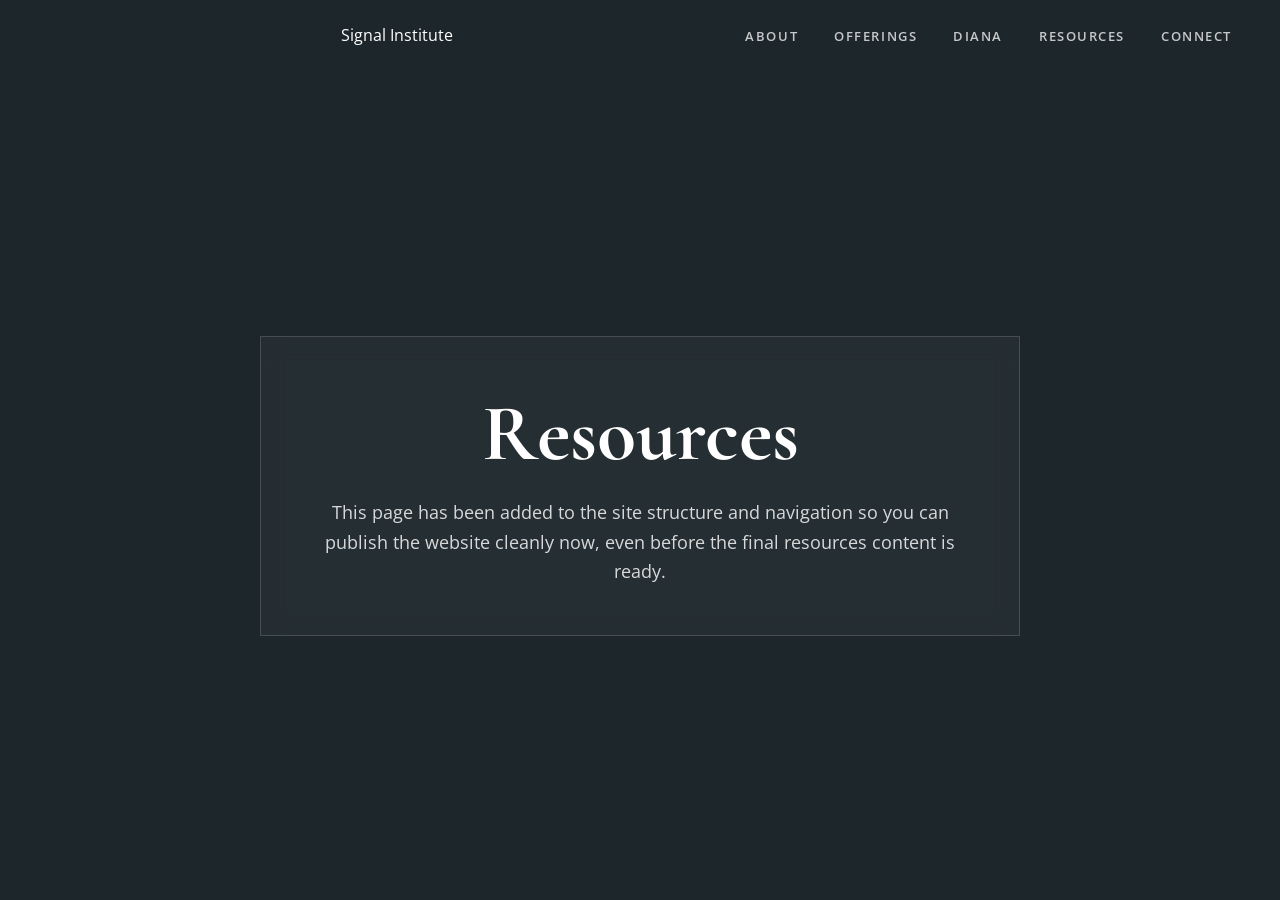
<file: resources/index.html>
<!DOCTYPE html>
<html lang="en">
<head>
<meta charset="UTF-8">
<meta name="viewport" content="width=device-width, initial-scale=1.0">
<title>Resources — Signal Institute</title>
<link rel="preconnect" href="https://fonts.googleapis.com">
<link href="https://fonts.googleapis.com/css2?family=Open+Sans:wght@400;600&family=Cormorant+Garamond:wght@700&display=swap" rel="stylesheet">
<link rel="stylesheet" href="../assets/css/common.css">
<style>
body { min-height: 100vh; }
main { min-height: 100vh; display: grid; place-items: center; padding: 120px 24px 48px; }
.card { max-width: 760px; text-align: center; padding: 48px; border: 1px solid rgba(255,255,255,0.15); background: rgba(255,255,255,0.04); backdrop-filter: blur(12px); }
h1 { font-family: 'Cormorant Garamond', serif; font-size: clamp(3rem, 8vw, 5rem); margin-bottom: 16px; }
p { font-size: 1.1rem; line-height: 1.7; color: rgba(255,255,255,0.82); }
</style>
<script src="../assets/js/common.js" defer></script>
</head>
<body data-page="resources">
<nav id="main-nav">
  <a class="nav-logo" href="../" aria-label="Signal Institute home"><a href="../index.html" style="color:inherit;text-decoration:none;">Signal Institute</a></a>
  <ul class="nav-links">
    <li><a href="../about/">About</a></li>
    <li><a href="../offerings/">Offerings</a></li>
    <li><a href="../about/diana.html">Diana</a></li>
    <li><a href="./">Resources</a></li>
    <li><a href="../contact/">Connect</a></li>
  </ul>
</nav>
<main>
  <section class="card reveal visible">
    <h1>Resources</h1>
    <p>This page has been added to the site structure and navigation so you can publish the website cleanly now, even before the final resources content is ready.</p>
  </section>
</main>
</body>
</html>
</file>
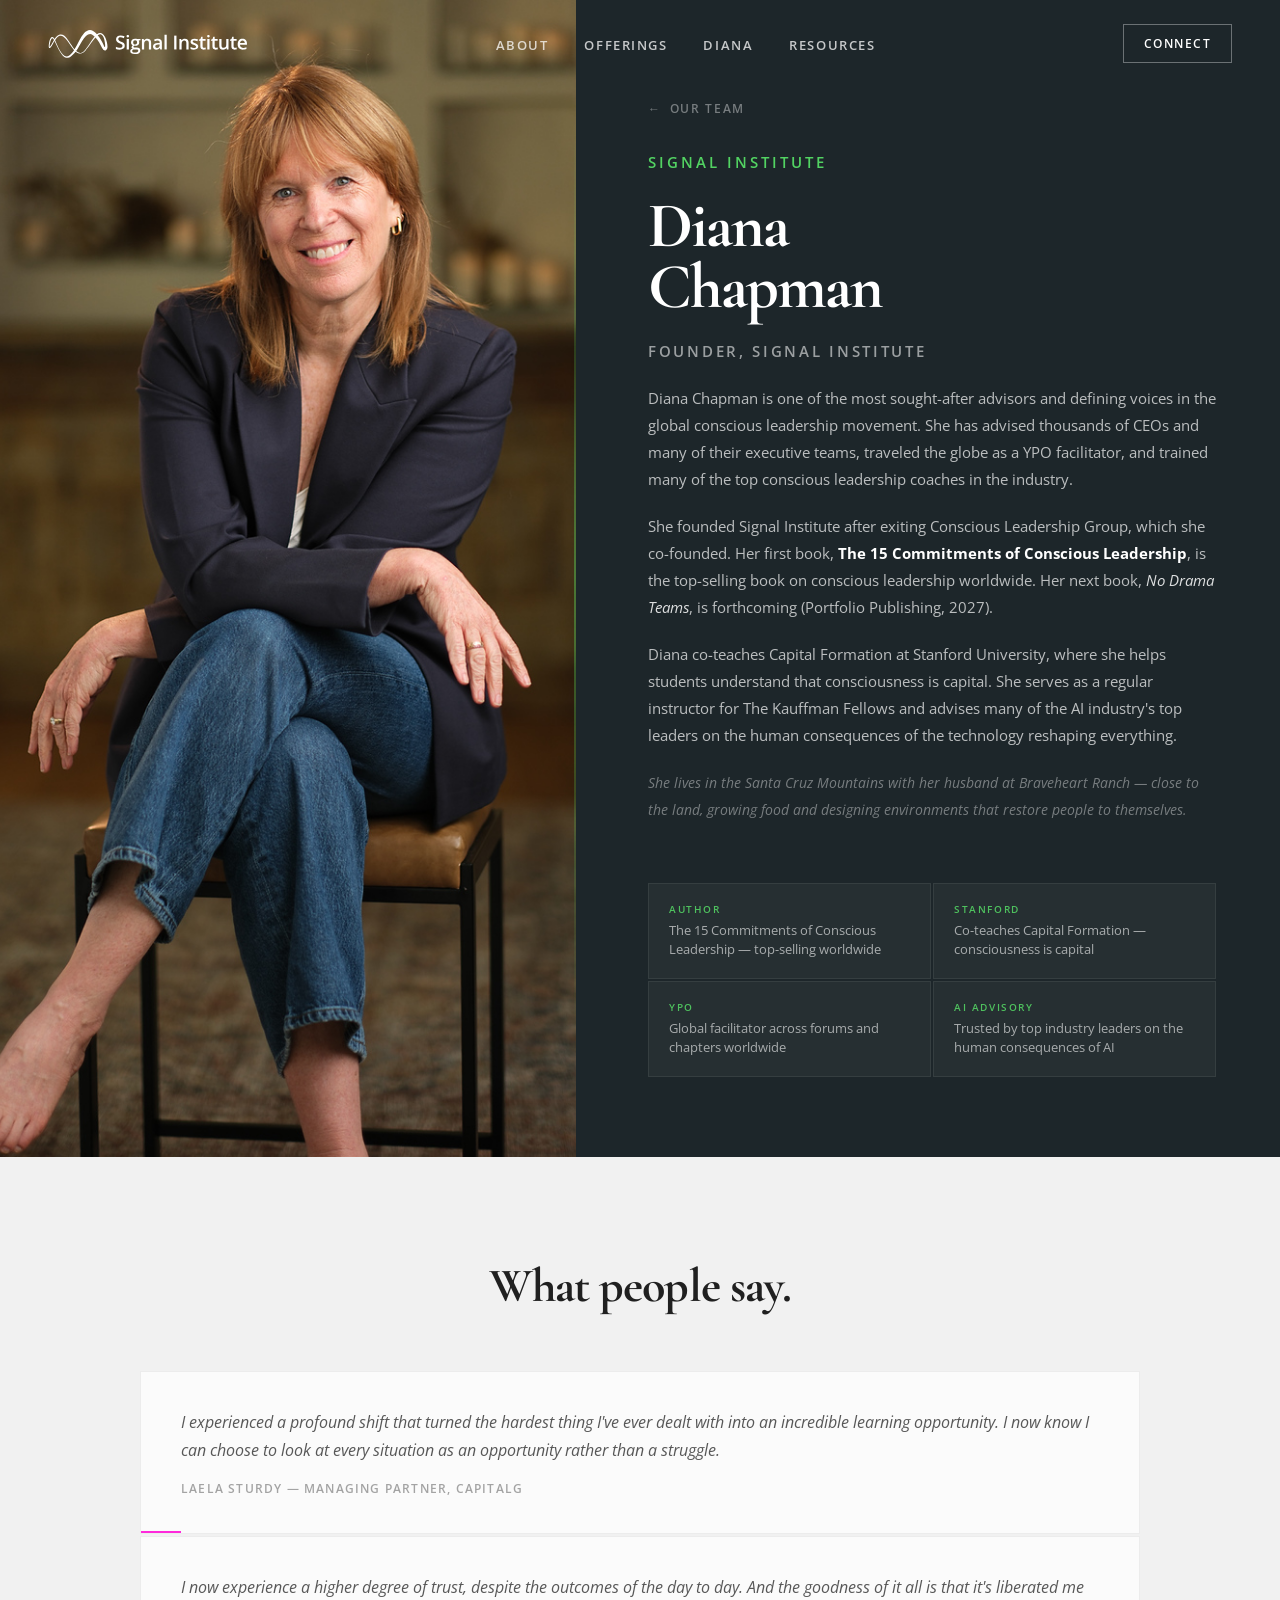
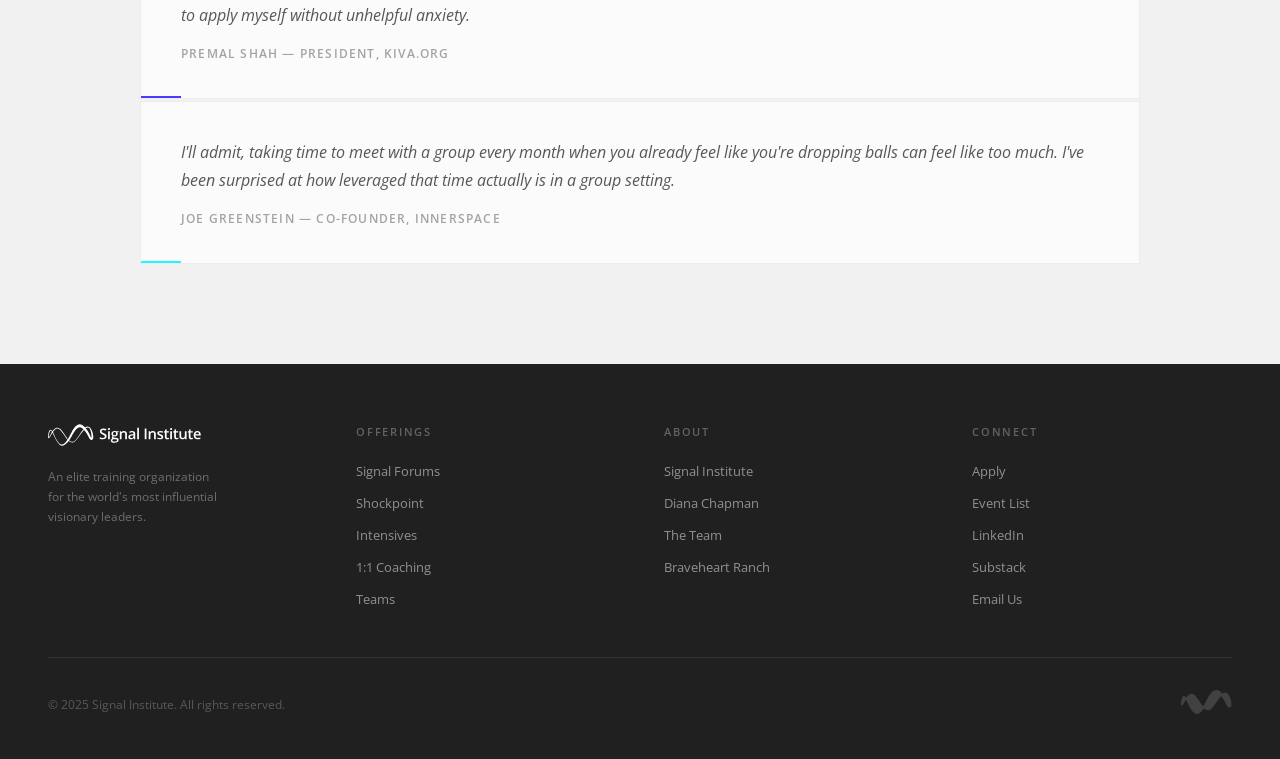
<file: about/diana.html>
<!DOCTYPE html>
<html lang="en">
<head>
<meta charset="UTF-8">
<meta name="viewport" content="width=device-width, initial-scale=1.0">
<title>Diana Chapman — Signal Institute</title>
<link rel="preconnect" href="https://fonts.googleapis.com">
<link href="https://fonts.googleapis.com/css2?family=Open+Sans:wght@400;600&family=Cormorant+Garamond:wght@700&display=swap" rel="stylesheet">


<link rel="stylesheet" href="../assets/css/common.css">
<link rel="stylesheet" href="../assets/css/pages/diana.css">
<script src="../assets/js/common.js" defer></script>
</head>
<body data-page="team">

<nav id="main-nav">
  <a class="nav-logo" href="../" aria-label="Signal Institute home"><svg width="200" height="28" viewBox="0 0 546 77" fill="none" xmlns="http://www.w3.org/2000/svg">
<path fill-rule="evenodd" clip-rule="evenodd" d="M121.987 2.45466C126.176 4.85958 129.821 8.58312 132.572 11.8453C135.617 9.47874 138.462 8.41363 141.086 8.34168C143.789 8.26758 146.214 9.24912 148.333 10.867C152.424 13.9895 155.426 19.5145 157.235 24.6168C159.636 31.5182 165.783 50.9441 157.303 55.5301C152.613 58.0663 148.794 52.8362 146.84 49.3028L146.839 49.3014C141.263 39.0971 137.222 28.5672 128.509 20.2815C123.741 25.4667 119.678 31.2384 115.62 37.0954C111.498 43.0458 107.38 49.0859 102.549 54.6454L102.546 54.6486L102.539 54.6562L102.539 54.6565C99.2971 58.2265 95.825 62.1697 90.7557 64.1145L90.7523 64.1159C84.8189 66.318 78.4793 63.1145 74.0838 59.5805C71.7851 62.3922 69.1071 65.0096 66.0933 68.2162C62.3165 71.7389 57.9627 76.1022 52.5534 76.6032C43.7694 77.4166 36.9785 68.6671 32.6405 62.265C25.2217 51.3164 19.3597 36.9268 15.974 30.2609C14.3641 32.9512 13.1866 35.0292 11.7336 37.7522C10.768 39.5616 3.36329 54.1783 0.513211 48.3144C-0.877966 45.0349 0.874716 35.2074 2.03657 30.5409C2.76022 27.6345 3.71169 24.857 4.95423 22.7985C6.19035 20.7507 7.77335 19.3234 9.78104 19.3233C12.7398 19.3235 14.8074 22.7606 16.0341 25.0345C19.2424 20.2167 23.3079 15.6605 28.716 13.2944C43.3209 7.46199 54.5506 30.2036 60.9501 39.4358C62.6674 41.6705 64.3247 44.1132 66.0142 46.5433C67.6147 48.8453 69.2469 51.14 71.0013 53.2626C80.2668 38.6359 85.9767 21.3781 97.5274 8.34168C104.331 1.53805 112.358 -3.07235 121.987 2.45466ZM29.846 16.0417C24.7827 18.295 20.7915 22.9975 17.6202 27.8716C22.9483 39.1512 38.9027 85.9768 58.3728 69.0676L58.3707 69.0648C62.7682 65.074 66.3941 60.2847 69.6545 55.3452C67.6244 53.0975 65.782 50.6539 64.0041 48.2335C58.1425 40.2536 52.9466 31.481 46.4891 24.0082C42.4903 19.3808 36.5003 13.9018 29.846 16.0417ZM75.4385 57.892C77.3323 59.5404 79.6324 61.1234 82.0992 62.0794C84.6734 63.0771 87.4076 63.3854 90.0542 62.4038C94.5207 60.704 97.8074 57.0346 101.002 53.4145C105.71 47.8791 109.638 41.8252 113.62 35.7306C117.538 29.7332 121.507 23.6979 126.303 18.1226C124.331 16.2623 122.56 14.7076 120.897 13.5348C102.174 0.33091 85.266 45.4188 75.4385 57.892ZM144.253 12.1787C141.774 11.2077 138.65 11.6432 134.691 14.4656C140.631 22.066 145.895 30.0575 149.716 38.7971C150.655 40.9783 151.548 43.1707 152.66 45.2732C155.541 50.7189 155.167 42.1484 154.925 39.3876C154.435 34.0665 153.252 25.333 150.362 19.0808C148.819 15.7422 146.822 13.1847 144.253 12.1787ZM2.71377 45.1677C2.8915 46.2101 3.25056 46.1375 3.84129 45.329C5.89714 42.4975 7.64023 39.4423 9.32934 36.3394C10.9825 33.3026 12.5883 30.2124 14.3751 27.2697C13.6396 25.9041 13.1135 24.7565 12.4472 23.8924C6.3734 16.0159 2.12174 41.695 2.71377 45.1677Z" fill="white"/>
<path d="M209.029 43.1762C209.029 46.5578 207.807 49.2111 205.362 51.136C202.917 53.0609 199.544 54.0233 195.243 54.0233C190.942 54.0233 187.422 53.3557 184.682 52.0204V46.1416C186.416 46.9566 188.254 47.5983 190.197 48.0665C192.156 48.5347 193.977 48.7688 195.659 48.7688C198.122 48.7688 199.934 48.3006 201.096 47.3642C202.275 46.4277 202.865 45.1705 202.865 43.5924C202.865 42.1704 202.327 40.9651 201.252 39.9767C200.177 38.9882 197.957 37.8176 194.593 36.465C191.124 35.0603 188.679 33.4562 187.257 31.6527C185.835 29.8492 185.124 27.6815 185.124 25.1496C185.124 21.9761 186.251 19.4789 188.506 17.658C190.76 15.8372 193.786 14.9267 197.584 14.9267C201.226 14.9267 204.85 15.7244 208.457 17.3199L206.48 22.3923C203.099 20.9703 200.081 20.2593 197.428 20.2593C195.416 20.2593 193.89 20.7015 192.85 21.5859C191.809 22.453 191.289 23.6062 191.289 25.0456C191.289 26.034 191.497 26.8838 191.913 27.5948C192.33 28.2884 193.015 28.9474 193.968 29.5717C194.922 30.196 196.639 31.0197 199.119 32.0429C201.911 33.2048 203.957 34.2886 205.258 35.2944C206.558 36.3002 207.512 37.4361 208.119 38.702C208.726 39.968 209.029 41.4594 209.029 43.1762Z" fill="white"/>
<path d="M220.522 53.5031H214.409V24.7334H220.522V53.5031ZM214.045 17.1118C214.045 16.0193 214.339 15.1782 214.929 14.5886C215.536 13.999 216.394 13.7042 217.504 13.7042C218.579 13.7042 219.412 13.999 220.001 14.5886C220.608 15.1782 220.912 16.0193 220.912 17.1118C220.912 18.1523 220.608 18.976 220.001 19.583C219.412 20.1726 218.579 20.4674 217.504 20.4674C216.394 20.4674 215.536 20.1726 214.929 19.583C214.339 18.976 214.045 18.1523 214.045 17.1118Z" fill="white"/>
<path d="M252.252 24.7334V28.089L247.335 28.9994C247.786 29.6064 248.159 30.3521 248.454 31.2365C248.749 32.1209 248.896 33.0574 248.896 34.0458C248.896 37.0112 247.873 39.3437 245.827 41.0432C243.78 42.7426 240.962 43.5924 237.373 43.5924C236.453 43.5924 235.621 43.523 234.875 43.3843C233.557 44.1993 232.898 45.1531 232.898 46.2456C232.898 46.9046 233.202 47.3989 233.809 47.7283C234.433 48.0578 235.569 48.2226 237.216 48.2226H242.237C245.41 48.2226 247.821 48.8989 249.468 50.2515C251.116 51.6042 251.939 53.5551 251.939 56.1043C251.939 59.3646 250.596 61.8791 247.908 63.6479C245.22 65.4168 241.335 66.3012 236.254 66.3012C232.335 66.3012 229.343 65.6075 227.28 64.2202C225.216 62.8329 224.184 60.8559 224.184 58.2894C224.184 56.5205 224.739 55.0292 225.849 53.8152C226.976 52.6187 228.546 51.7863 230.557 51.3181C229.742 50.9712 229.066 50.4163 228.528 49.6533C228.008 48.8729 227.748 48.0578 227.748 47.2081C227.748 46.1329 228.051 45.2225 228.658 44.4768C229.265 43.7311 230.167 42.9941 231.364 42.2657C229.872 41.6241 228.658 40.5836 227.722 39.1443C226.803 37.6876 226.343 35.9881 226.343 34.0458C226.343 30.9243 227.323 28.5052 229.283 26.7884C231.26 25.0716 234.069 24.2132 237.711 24.2132C238.526 24.2132 239.376 24.2739 240.26 24.3952C241.162 24.4993 241.838 24.612 242.289 24.7334H252.252ZM229.647 57.9772C229.647 59.2952 230.237 60.3097 231.416 61.0207C232.612 61.7317 234.286 62.0872 236.436 62.0872C239.766 62.0872 242.246 61.6103 243.876 60.6565C245.506 59.7027 246.321 58.4368 246.321 56.8587C246.321 55.6101 245.87 54.717 244.968 54.1794C244.084 53.6592 242.428 53.399 240 53.399H235.37C233.618 53.399 232.222 53.8066 231.182 54.6216C230.158 55.454 229.647 56.5726 229.647 57.9772ZM232.274 34.0458C232.274 35.8494 232.734 37.2367 233.653 38.2078C234.589 39.1789 235.925 39.6645 237.659 39.6645C241.196 39.6645 242.965 37.7743 242.965 33.9938C242.965 32.1209 242.523 30.6816 241.639 29.6758C240.772 28.6526 239.445 28.141 237.659 28.141C235.89 28.141 234.546 28.6439 233.627 29.6497C232.725 30.6556 232.274 32.1209 232.274 34.0458Z" fill="white"/>
<path d="M281.588 53.5031H275.449V35.8147C275.449 33.595 274.999 31.9388 274.097 30.8463C273.212 29.7538 271.799 29.2075 269.857 29.2075C267.273 29.2075 265.383 29.9706 264.186 31.4966C262.99 33.0227 262.391 35.5806 262.391 39.1703V53.5031H256.278V24.7334H261.065L261.923 28.5052H262.235C263.102 27.1352 264.334 26.0774 265.929 25.3317C267.524 24.586 269.293 24.2132 271.235 24.2132C278.137 24.2132 281.588 27.7248 281.588 34.7482V53.5031Z" fill="white"/>
<path d="M306.763 53.5031L305.541 49.4972H305.333C303.945 51.2487 302.549 52.4453 301.145 53.0869C299.74 53.7112 297.936 54.0233 295.734 54.0233C292.907 54.0233 290.696 53.2603 289.101 51.7343C287.523 50.2082 286.734 48.0492 286.734 45.2572C286.734 42.2918 287.835 40.0547 290.037 38.546C292.24 37.0373 295.595 36.2135 300.104 36.0748L305.072 35.9187V34.384C305.072 32.5458 304.639 31.1758 303.772 30.274C302.922 29.3549 301.595 28.8954 299.792 28.8954C298.318 28.8954 296.904 29.1122 295.552 29.5457C294.199 29.9792 292.899 30.4908 291.65 31.0804L289.673 26.7103C291.234 25.8953 292.942 25.2797 294.797 24.8635C296.653 24.4299 298.405 24.2132 300.052 24.2132C303.711 24.2132 306.468 25.0109 308.324 26.6063C310.197 28.2017 311.133 30.7076 311.133 34.1239V53.5031H306.763ZM297.659 49.3411C299.879 49.3411 301.656 48.7255 302.991 47.4942C304.344 46.2456 305.02 44.5028 305.02 42.2657V39.7686L301.327 39.9246C298.448 40.0287 296.35 40.5142 295.032 41.3813C293.731 42.2311 293.081 43.5404 293.081 45.3092C293.081 46.5925 293.462 47.5896 294.225 48.3006C294.988 48.9943 296.133 49.3411 297.659 49.3411Z" fill="white"/>
<path d="M324.446 53.5031H318.333V13.0278H324.446V53.5031Z" fill="white"/>
<path d="M345.038 53.5031V15.473H351.255V53.5031H345.038Z" fill="white"/>
<path d="M384.649 53.5031H378.511V35.8147C378.511 33.595 378.06 31.9388 377.158 30.8463C376.273 29.7538 374.86 29.2075 372.918 29.2075C370.334 29.2075 368.444 29.9706 367.247 31.4966C366.051 33.0227 365.452 35.5806 365.452 39.1703V53.5031H359.339V24.7334H364.126L364.984 28.5052H365.296C366.163 27.1352 367.395 26.0774 368.99 25.3317C370.585 24.586 372.354 24.2132 374.297 24.2132C381.198 24.2132 384.649 27.7248 384.649 34.7482V53.5031Z" fill="white"/>
<path d="M411.151 45.3092C411.151 48.1185 410.128 50.2776 408.081 51.7863C406.035 53.2777 403.104 54.0233 399.289 54.0233C395.457 54.0233 392.379 53.4424 390.055 52.2805V47C393.436 48.5607 396.584 49.3411 399.497 49.3411C403.26 49.3411 405.142 48.2052 405.142 45.9335C405.142 45.2051 404.934 44.5982 404.518 44.1126C404.102 43.6271 403.417 43.1242 402.463 42.6039C401.509 42.0837 400.182 41.494 398.483 40.8351C395.171 39.5518 392.925 38.2685 391.746 36.9852C390.584 35.702 390.003 34.0372 390.003 31.9909C390.003 29.5284 390.991 27.6208 392.968 26.2681C394.963 24.8981 397.668 24.2132 401.084 24.2132C404.466 24.2132 407.665 24.8981 410.683 26.2681L408.706 30.8723C405.602 29.589 402.992 28.9474 400.876 28.9474C397.65 28.9474 396.038 29.8665 396.038 31.7047C396.038 32.6065 396.454 33.3695 397.286 33.9938C398.136 34.6181 399.974 35.4765 402.801 36.569C405.177 37.4881 406.902 38.3292 407.977 39.0922C409.053 39.8553 409.85 40.7397 410.371 41.7455C410.891 42.734 411.151 43.9219 411.151 45.3092Z" fill="white"/>
<path d="M427.169 49.081C428.661 49.081 430.152 48.8469 431.643 48.3787V52.9828C430.967 53.2777 430.091 53.5204 429.016 53.7112C427.958 53.9193 426.857 54.0233 425.713 54.0233C419.921 54.0233 417.024 50.9712 417.024 44.867V29.3636H413.097V26.6583L417.311 24.4213L419.392 18.3344H423.163V24.7334H431.357V29.3636H423.163V44.7629C423.163 46.237 423.528 47.3295 424.256 48.0405C425.002 48.7342 425.973 49.081 427.169 49.081Z" fill="white"/>
<path d="M442.199 53.5031H436.086V24.7334H442.199V53.5031ZM435.722 17.1118C435.722 16.0193 436.017 15.1782 436.607 14.5886C437.214 13.999 438.072 13.7042 439.182 13.7042C440.257 13.7042 441.089 13.999 441.679 14.5886C442.286 15.1782 442.589 16.0193 442.589 17.1118C442.589 18.1523 442.286 18.976 441.679 19.583C441.089 20.1726 440.257 20.4674 439.182 20.4674C438.072 20.4674 437.214 20.1726 436.607 19.583C436.017 18.976 435.722 18.1523 435.722 17.1118Z" fill="white"/>
<path d="M460.351 49.081C461.842 49.081 463.333 48.8469 464.825 48.3787V52.9828C464.149 53.2777 463.273 53.5204 462.198 53.7112C461.14 53.9193 460.039 54.0233 458.894 54.0233C453.102 54.0233 450.206 50.9712 450.206 44.867V29.3636H446.278V26.6583L450.492 24.4213L452.573 18.3344H456.345V24.7334H464.539V29.3636H456.345V44.7629C456.345 46.237 456.709 47.3295 457.437 48.0405C458.183 48.7342 459.154 49.081 460.351 49.081Z" fill="white"/>
<path d="M489.557 53.5031L488.699 49.7313H488.387C487.537 51.0666 486.323 52.1158 484.745 52.8788C483.184 53.6418 481.398 54.0233 479.387 54.0233C475.901 54.0233 473.3 53.1563 471.583 51.4221C469.866 49.6879 469.008 47.0607 469.008 43.5404V24.7334H475.173V42.4738C475.173 44.6762 475.623 46.3323 476.525 47.4422C477.427 48.5347 478.84 49.081 480.765 49.081C483.332 49.081 485.213 48.318 486.41 46.7919C487.624 45.2485 488.231 42.6733 488.231 39.0662V24.7334H494.37V53.5031H489.557Z" fill="white"/>
<path d="M512.469 49.081C513.96 49.081 515.452 48.8469 516.943 48.3787V52.9828C516.267 53.2777 515.391 53.5204 514.316 53.7112C513.258 53.9193 512.157 54.0233 511.012 54.0233C505.22 54.0233 502.324 50.9712 502.324 44.867V29.3636H498.396V26.6583L502.61 24.4213L504.691 18.3344H508.463V24.7334H516.657V29.3636H508.463V44.7629C508.463 46.237 508.827 47.3295 509.556 48.0405C510.301 48.7342 511.273 49.081 512.469 49.081Z" fill="white"/>
<path d="M533.95 54.0233C529.476 54.0233 525.973 52.7227 523.441 50.1215C520.927 47.5029 519.669 43.9045 519.669 39.3263C519.669 34.6268 520.84 30.933 523.181 28.2451C525.522 25.5571 528.739 24.2132 532.832 24.2132C536.629 24.2132 539.63 25.3664 541.832 27.6728C544.034 29.9792 545.135 33.1527 545.135 37.1933V40.4969H525.964C526.051 43.2889 526.805 45.4393 528.227 46.948C529.649 48.4394 531.652 49.185 534.236 49.185C535.936 49.185 537.514 49.029 538.971 48.7168C540.445 48.3873 542.023 47.8497 543.705 47.104V52.0724C542.213 52.7834 540.705 53.2863 539.179 53.5811C537.653 53.8759 535.91 54.0233 533.95 54.0233ZM532.832 28.8434C530.889 28.8434 529.329 29.459 528.149 30.6902C526.987 31.9215 526.294 33.7163 526.068 36.0748H539.127C539.092 33.699 538.52 31.9041 537.41 30.6902C536.3 29.459 534.774 28.8434 532.832 28.8434Z" fill="white"/>
</svg></a>
  <ul class="nav-links">
    <li><a href="../about/">About</a></li>
    <li><a href="../offerings/">Offerings</a></li>
    <li><a href="../about/diana.html">Diana</a></li>
    <li><a href="../resources/">Resources</a></li>
  </ul>
  <a href="../contact/" class="nav-cta">Connect</a>
</nav>

<section class="team-page-hero">
  <div class="team-page-photo reveal">
    <div class="team-page-photo-frame">
      <img src="../assets/diana-placeholder.jpg" alt="Diana Chapman" style="width:100%;height:100%;object-fit:cover;object-position:center top;display:block;">
    </div>
  </div>
  <div class="team-page-intro reveal reveal-delay-2">
    <a href="./" class="back-link">Our Team</a>
    <p class="section-label" style="color: var(--neon-lime); opacity:0.8;">Signal Institute</p>
    <h1>Diana<br>Chapman</h1>
    <p class="team-page-role">Founder, Signal Institute</p>
    <p>Diana Chapman is one of the most sought-after advisors and defining voices in the global conscious leadership movement. She has advised thousands of CEOs and many of their executive teams, traveled the globe as a YPO facilitator, and trained many of the top conscious leadership coaches in the industry.</p><p>She founded Signal Institute after exiting Conscious Leadership Group, which she co-founded. Her first book, <strong>The 15 Commitments of Conscious Leadership</strong>, is the top-selling book on conscious leadership worldwide. Her next book, <em>No Drama Teams</em>, is forthcoming (Portfolio Publishing, 2027).</p><p>Diana co-teaches Capital Formation at Stanford University, where she helps students understand that consciousness is capital. She serves as a regular instructor for The Kauffman Fellows and advises many of the AI industry's top leaders on the human consequences of the technology reshaping everything.</p><p><em style="color:rgba(255,255,255,0.4); font-size:14px;">She lives in the Santa Cruz Mountains with her husband at Braveheart Ranch — close to the land, growing food and designing environments that restore people to themselves.</em></p>
    <div class="team-creds"><div class="team-cred"><span>Author</span><p>The 15 Commitments of Conscious Leadership — top-selling worldwide</p></div><div class="team-cred"><span>Stanford</span><p>Co-teaches Capital Formation — consciousness is capital</p></div><div class="team-cred"><span>YPO</span><p>Global facilitator across forums and chapters worldwide</p></div><div class="team-cred"><span>AI Advisory</span><p>Trusted by top industry leaders on the human consequences of AI</p></div></div>
  </div>
</section>

<section class="team-testimonials">
  <div class="team-testimonials-inner">
    <h2>What people say.</h2>
    <div class="team-quotes">
          <div class="team-quote">
      <p>I experienced a profound shift that turned the hardest thing I've ever dealt with into an incredible learning opportunity. I now know I can choose to look at every situation as an opportunity rather than a struggle.</p>
      <div class="team-quote-author">Laela Sturdy — Managing Partner, CapitalG</div>
      <div class="team-quote-accent" style="background:var(--neon-pink);"></div>
    </div>
    <div class="team-quote">
      <p>I now experience a higher degree of trust, despite the outcomes of the day to day. And the goodness of it all is that it's liberated me to apply myself without unhelpful anxiety.</p>
      <div class="team-quote-author">Premal Shah — President, Kiva.org</div>
      <div class="team-quote-accent" style="background:var(--neon-indigo);"></div>
    </div>
    <div class="team-quote">
      <p>I'll admit, taking time to meet with a group every month when you already feel like you're dropping balls can feel like too much. I've been surprised at how leveraged that time actually is in a group setting.</p>
      <div class="team-quote-author">Joe Greenstein — Co-Founder, InnerSpace</div>
      <div class="team-quote-accent" style="background:var(--neon-sky);"></div>
    </div>

    </div>
  </div>
</section>

<footer>
  <div class="footer-inner">
    <div class="footer-brand">
      <svg width="160" height="23" viewBox="0 0 546 77" fill="none" xmlns="http://www.w3.org/2000/svg">
<path fill-rule="evenodd" clip-rule="evenodd" d="M121.987 2.45466C126.176 4.85958 129.821 8.58312 132.572 11.8453C135.617 9.47874 138.462 8.41363 141.086 8.34168C143.789 8.26758 146.214 9.24912 148.333 10.867C152.424 13.9895 155.426 19.5145 157.235 24.6168C159.636 31.5182 165.783 50.9441 157.303 55.5301C152.613 58.0663 148.794 52.8362 146.84 49.3028L146.839 49.3014C141.263 39.0971 137.222 28.5672 128.509 20.2815C123.741 25.4667 119.678 31.2384 115.62 37.0954C111.498 43.0458 107.38 49.0859 102.549 54.6454L102.546 54.6486L102.539 54.6562L102.539 54.6565C99.2971 58.2265 95.825 62.1697 90.7557 64.1145L90.7523 64.1159C84.8189 66.318 78.4793 63.1145 74.0838 59.5805C71.7851 62.3922 69.1071 65.0096 66.0933 68.2162C62.3165 71.7389 57.9627 76.1022 52.5534 76.6032C43.7694 77.4166 36.9785 68.6671 32.6405 62.265C25.2217 51.3164 19.3597 36.9268 15.974 30.2609C14.3641 32.9512 13.1866 35.0292 11.7336 37.7522C10.768 39.5616 3.36329 54.1783 0.513211 48.3144C-0.877966 45.0349 0.874716 35.2074 2.03657 30.5409C2.76022 27.6345 3.71169 24.857 4.95423 22.7985C6.19035 20.7507 7.77335 19.3234 9.78104 19.3233C12.7398 19.3235 14.8074 22.7606 16.0341 25.0345C19.2424 20.2167 23.3079 15.6605 28.716 13.2944C43.3209 7.46199 54.5506 30.2036 60.9501 39.4358C62.6674 41.6705 64.3247 44.1132 66.0142 46.5433C67.6147 48.8453 69.2469 51.14 71.0013 53.2626C80.2668 38.6359 85.9767 21.3781 97.5274 8.34168C104.331 1.53805 112.358 -3.07235 121.987 2.45466ZM29.846 16.0417C24.7827 18.295 20.7915 22.9975 17.6202 27.8716C22.9483 39.1512 38.9027 85.9768 58.3728 69.0676L58.3707 69.0648C62.7682 65.074 66.3941 60.2847 69.6545 55.3452C67.6244 53.0975 65.782 50.6539 64.0041 48.2335C58.1425 40.2536 52.9466 31.481 46.4891 24.0082C42.4903 19.3808 36.5003 13.9018 29.846 16.0417ZM75.4385 57.892C77.3323 59.5404 79.6324 61.1234 82.0992 62.0794C84.6734 63.0771 87.4076 63.3854 90.0542 62.4038C94.5207 60.704 97.8074 57.0346 101.002 53.4145C105.71 47.8791 109.638 41.8252 113.62 35.7306C117.538 29.7332 121.507 23.6979 126.303 18.1226C124.331 16.2623 122.56 14.7076 120.897 13.5348C102.174 0.33091 85.266 45.4188 75.4385 57.892ZM144.253 12.1787C141.774 11.2077 138.65 11.6432 134.691 14.4656C140.631 22.066 145.895 30.0575 149.716 38.7971C150.655 40.9783 151.548 43.1707 152.66 45.2732C155.541 50.7189 155.167 42.1484 154.925 39.3876C154.435 34.0665 153.252 25.333 150.362 19.0808C148.819 15.7422 146.822 13.1847 144.253 12.1787ZM2.71377 45.1677C2.8915 46.2101 3.25056 46.1375 3.84129 45.329C5.89714 42.4975 7.64023 39.4423 9.32934 36.3394C10.9825 33.3026 12.5883 30.2124 14.3751 27.2697C13.6396 25.9041 13.1135 24.7565 12.4472 23.8924C6.3734 16.0159 2.12174 41.695 2.71377 45.1677Z" fill="white"/>
<path d="M209.029 43.1762C209.029 46.5578 207.807 49.2111 205.362 51.136C202.917 53.0609 199.544 54.0233 195.243 54.0233C190.942 54.0233 187.422 53.3557 184.682 52.0204V46.1416C186.416 46.9566 188.254 47.5983 190.197 48.0665C192.156 48.5347 193.977 48.7688 195.659 48.7688C198.122 48.7688 199.934 48.3006 201.096 47.3642C202.275 46.4277 202.865 45.1705 202.865 43.5924C202.865 42.1704 202.327 40.9651 201.252 39.9767C200.177 38.9882 197.957 37.8176 194.593 36.465C191.124 35.0603 188.679 33.4562 187.257 31.6527C185.835 29.8492 185.124 27.6815 185.124 25.1496C185.124 21.9761 186.251 19.4789 188.506 17.658C190.76 15.8372 193.786 14.9267 197.584 14.9267C201.226 14.9267 204.85 15.7244 208.457 17.3199L206.48 22.3923C203.099 20.9703 200.081 20.2593 197.428 20.2593C195.416 20.2593 193.89 20.7015 192.85 21.5859C191.809 22.453 191.289 23.6062 191.289 25.0456C191.289 26.034 191.497 26.8838 191.913 27.5948C192.33 28.2884 193.015 28.9474 193.968 29.5717C194.922 30.196 196.639 31.0197 199.119 32.0429C201.911 33.2048 203.957 34.2886 205.258 35.2944C206.558 36.3002 207.512 37.4361 208.119 38.702C208.726 39.968 209.029 41.4594 209.029 43.1762Z" fill="white"/>
<path d="M220.522 53.5031H214.409V24.7334H220.522V53.5031ZM214.045 17.1118C214.045 16.0193 214.339 15.1782 214.929 14.5886C215.536 13.999 216.394 13.7042 217.504 13.7042C218.579 13.7042 219.412 13.999 220.001 14.5886C220.608 15.1782 220.912 16.0193 220.912 17.1118C220.912 18.1523 220.608 18.976 220.001 19.583C219.412 20.1726 218.579 20.4674 217.504 20.4674C216.394 20.4674 215.536 20.1726 214.929 19.583C214.339 18.976 214.045 18.1523 214.045 17.1118Z" fill="white"/>
<path d="M252.252 24.7334V28.089L247.335 28.9994C247.786 29.6064 248.159 30.3521 248.454 31.2365C248.749 32.1209 248.896 33.0574 248.896 34.0458C248.896 37.0112 247.873 39.3437 245.827 41.0432C243.78 42.7426 240.962 43.5924 237.373 43.5924C236.453 43.5924 235.621 43.523 234.875 43.3843C233.557 44.1993 232.898 45.1531 232.898 46.2456C232.898 46.9046 233.202 47.3989 233.809 47.7283C234.433 48.0578 235.569 48.2226 237.216 48.2226H242.237C245.41 48.2226 247.821 48.8989 249.468 50.2515C251.116 51.6042 251.939 53.5551 251.939 56.1043C251.939 59.3646 250.596 61.8791 247.908 63.6479C245.22 65.4168 241.335 66.3012 236.254 66.3012C232.335 66.3012 229.343 65.6075 227.28 64.2202C225.216 62.8329 224.184 60.8559 224.184 58.2894C224.184 56.5205 224.739 55.0292 225.849 53.8152C226.976 52.6187 228.546 51.7863 230.557 51.3181C229.742 50.9712 229.066 50.4163 228.528 49.6533C228.008 48.8729 227.748 48.0578 227.748 47.2081C227.748 46.1329 228.051 45.2225 228.658 44.4768C229.265 43.7311 230.167 42.9941 231.364 42.2657C229.872 41.6241 228.658 40.5836 227.722 39.1443C226.803 37.6876 226.343 35.9881 226.343 34.0458C226.343 30.9243 227.323 28.5052 229.283 26.7884C231.26 25.0716 234.069 24.2132 237.711 24.2132C238.526 24.2132 239.376 24.2739 240.26 24.3952C241.162 24.4993 241.838 24.612 242.289 24.7334H252.252ZM229.647 57.9772C229.647 59.2952 230.237 60.3097 231.416 61.0207C232.612 61.7317 234.286 62.0872 236.436 62.0872C239.766 62.0872 242.246 61.6103 243.876 60.6565C245.506 59.7027 246.321 58.4368 246.321 56.8587C246.321 55.6101 245.87 54.717 244.968 54.1794C244.084 53.6592 242.428 53.399 240 53.399H235.37C233.618 53.399 232.222 53.8066 231.182 54.6216C230.158 55.454 229.647 56.5726 229.647 57.9772ZM232.274 34.0458C232.274 35.8494 232.734 37.2367 233.653 38.2078C234.589 39.1789 235.925 39.6645 237.659 39.6645C241.196 39.6645 242.965 37.7743 242.965 33.9938C242.965 32.1209 242.523 30.6816 241.639 29.6758C240.772 28.6526 239.445 28.141 237.659 28.141C235.89 28.141 234.546 28.6439 233.627 29.6497C232.725 30.6556 232.274 32.1209 232.274 34.0458Z" fill="white"/>
<path d="M281.588 53.5031H275.449V35.8147C275.449 33.595 274.999 31.9388 274.097 30.8463C273.212 29.7538 271.799 29.2075 269.857 29.2075C267.273 29.2075 265.383 29.9706 264.186 31.4966C262.99 33.0227 262.391 35.5806 262.391 39.1703V53.5031H256.278V24.7334H261.065L261.923 28.5052H262.235C263.102 27.1352 264.334 26.0774 265.929 25.3317C267.524 24.586 269.293 24.2132 271.235 24.2132C278.137 24.2132 281.588 27.7248 281.588 34.7482V53.5031Z" fill="white"/>
<path d="M306.763 53.5031L305.541 49.4972H305.333C303.945 51.2487 302.549 52.4453 301.145 53.0869C299.74 53.7112 297.936 54.0233 295.734 54.0233C292.907 54.0233 290.696 53.2603 289.101 51.7343C287.523 50.2082 286.734 48.0492 286.734 45.2572C286.734 42.2918 287.835 40.0547 290.037 38.546C292.24 37.0373 295.595 36.2135 300.104 36.0748L305.072 35.9187V34.384C305.072 32.5458 304.639 31.1758 303.772 30.274C302.922 29.3549 301.595 28.8954 299.792 28.8954C298.318 28.8954 296.904 29.1122 295.552 29.5457C294.199 29.9792 292.899 30.4908 291.65 31.0804L289.673 26.7103C291.234 25.8953 292.942 25.2797 294.797 24.8635C296.653 24.4299 298.405 24.2132 300.052 24.2132C303.711 24.2132 306.468 25.0109 308.324 26.6063C310.197 28.2017 311.133 30.7076 311.133 34.1239V53.5031H306.763ZM297.659 49.3411C299.879 49.3411 301.656 48.7255 302.991 47.4942C304.344 46.2456 305.02 44.5028 305.02 42.2657V39.7686L301.327 39.9246C298.448 40.0287 296.35 40.5142 295.032 41.3813C293.731 42.2311 293.081 43.5404 293.081 45.3092C293.081 46.5925 293.462 47.5896 294.225 48.3006C294.988 48.9943 296.133 49.3411 297.659 49.3411Z" fill="white"/>
<path d="M324.446 53.5031H318.333V13.0278H324.446V53.5031Z" fill="white"/>
<path d="M345.038 53.5031V15.473H351.255V53.5031H345.038Z" fill="white"/>
<path d="M384.649 53.5031H378.511V35.8147C378.511 33.595 378.06 31.9388 377.158 30.8463C376.273 29.7538 374.86 29.2075 372.918 29.2075C370.334 29.2075 368.444 29.9706 367.247 31.4966C366.051 33.0227 365.452 35.5806 365.452 39.1703V53.5031H359.339V24.7334H364.126L364.984 28.5052H365.296C366.163 27.1352 367.395 26.0774 368.99 25.3317C370.585 24.586 372.354 24.2132 374.297 24.2132C381.198 24.2132 384.649 27.7248 384.649 34.7482V53.5031Z" fill="white"/>
<path d="M411.151 45.3092C411.151 48.1185 410.128 50.2776 408.081 51.7863C406.035 53.2777 403.104 54.0233 399.289 54.0233C395.457 54.0233 392.379 53.4424 390.055 52.2805V47C393.436 48.5607 396.584 49.3411 399.497 49.3411C403.26 49.3411 405.142 48.2052 405.142 45.9335C405.142 45.2051 404.934 44.5982 404.518 44.1126C404.102 43.6271 403.417 43.1242 402.463 42.6039C401.509 42.0837 400.182 41.494 398.483 40.8351C395.171 39.5518 392.925 38.2685 391.746 36.9852C390.584 35.702 390.003 34.0372 390.003 31.9909C390.003 29.5284 390.991 27.6208 392.968 26.2681C394.963 24.8981 397.668 24.2132 401.084 24.2132C404.466 24.2132 407.665 24.8981 410.683 26.2681L408.706 30.8723C405.602 29.589 402.992 28.9474 400.876 28.9474C397.65 28.9474 396.038 29.8665 396.038 31.7047C396.038 32.6065 396.454 33.3695 397.286 33.9938C398.136 34.6181 399.974 35.4765 402.801 36.569C405.177 37.4881 406.902 38.3292 407.977 39.0922C409.053 39.8553 409.85 40.7397 410.371 41.7455C410.891 42.734 411.151 43.9219 411.151 45.3092Z" fill="white"/>
<path d="M427.169 49.081C428.661 49.081 430.152 48.8469 431.643 48.3787V52.9828C430.967 53.2777 430.091 53.5204 429.016 53.7112C427.958 53.9193 426.857 54.0233 425.713 54.0233C419.921 54.0233 417.024 50.9712 417.024 44.867V29.3636H413.097V26.6583L417.311 24.4213L419.392 18.3344H423.163V24.7334H431.357V29.3636H423.163V44.7629C423.163 46.237 423.528 47.3295 424.256 48.0405C425.002 48.7342 425.973 49.081 427.169 49.081Z" fill="white"/>
<path d="M442.199 53.5031H436.086V24.7334H442.199V53.5031ZM435.722 17.1118C435.722 16.0193 436.017 15.1782 436.607 14.5886C437.214 13.999 438.072 13.7042 439.182 13.7042C440.257 13.7042 441.089 13.999 441.679 14.5886C442.286 15.1782 442.589 16.0193 442.589 17.1118C442.589 18.1523 442.286 18.976 441.679 19.583C441.089 20.1726 440.257 20.4674 439.182 20.4674C438.072 20.4674 437.214 20.1726 436.607 19.583C436.017 18.976 435.722 18.1523 435.722 17.1118Z" fill="white"/>
<path d="M460.351 49.081C461.842 49.081 463.333 48.8469 464.825 48.3787V52.9828C464.149 53.2777 463.273 53.5204 462.198 53.7112C461.14 53.9193 460.039 54.0233 458.894 54.0233C453.102 54.0233 450.206 50.9712 450.206 44.867V29.3636H446.278V26.6583L450.492 24.4213L452.573 18.3344H456.345V24.7334H464.539V29.3636H456.345V44.7629C456.345 46.237 456.709 47.3295 457.437 48.0405C458.183 48.7342 459.154 49.081 460.351 49.081Z" fill="white"/>
<path d="M489.557 53.5031L488.699 49.7313H488.387C487.537 51.0666 486.323 52.1158 484.745 52.8788C483.184 53.6418 481.398 54.0233 479.387 54.0233C475.901 54.0233 473.3 53.1563 471.583 51.4221C469.866 49.6879 469.008 47.0607 469.008 43.5404V24.7334H475.173V42.4738C475.173 44.6762 475.623 46.3323 476.525 47.4422C477.427 48.5347 478.84 49.081 480.765 49.081C483.332 49.081 485.213 48.318 486.41 46.7919C487.624 45.2485 488.231 42.6733 488.231 39.0662V24.7334H494.37V53.5031H489.557Z" fill="white"/>
<path d="M512.469 49.081C513.96 49.081 515.452 48.8469 516.943 48.3787V52.9828C516.267 53.2777 515.391 53.5204 514.316 53.7112C513.258 53.9193 512.157 54.0233 511.012 54.0233C505.22 54.0233 502.324 50.9712 502.324 44.867V29.3636H498.396V26.6583L502.61 24.4213L504.691 18.3344H508.463V24.7334H516.657V29.3636H508.463V44.7629C508.463 46.237 508.827 47.3295 509.556 48.0405C510.301 48.7342 511.273 49.081 512.469 49.081Z" fill="white"/>
<path d="M533.95 54.0233C529.476 54.0233 525.973 52.7227 523.441 50.1215C520.927 47.5029 519.669 43.9045 519.669 39.3263C519.669 34.6268 520.84 30.933 523.181 28.2451C525.522 25.5571 528.739 24.2132 532.832 24.2132C536.629 24.2132 539.63 25.3664 541.832 27.6728C544.034 29.9792 545.135 33.1527 545.135 37.1933V40.4969H525.964C526.051 43.2889 526.805 45.4393 528.227 46.948C529.649 48.4394 531.652 49.185 534.236 49.185C535.936 49.185 537.514 49.029 538.971 48.7168C540.445 48.3873 542.023 47.8497 543.705 47.104V52.0724C542.213 52.7834 540.705 53.2863 539.179 53.5811C537.653 53.8759 535.91 54.0233 533.95 54.0233ZM532.832 28.8434C530.889 28.8434 529.329 29.459 528.149 30.6902C526.987 31.9215 526.294 33.7163 526.068 36.0748H539.127C539.092 33.699 538.52 31.9041 537.41 30.6902C536.3 29.459 534.774 28.8434 532.832 28.8434Z" fill="white"/>
</svg>
      <p>An elite training organization<br>for the world's most influential<br>visionary leaders.</p>
    </div>
    <div class="footer-col">
      <h4>Offerings</h4>
      <ul>
        <li><a href="../offerings/">Signal Forums</a></li>
        <li><a href="../offerings/">Shockpoint</a></li>
        <li><a href="../offerings/">Intensives</a></li>
        <li><a href="../offerings/">1:1 Coaching</a></li>
        <li><a href="../offerings/">Teams</a></li>
      </ul>
    </div>
    <div class="footer-col">
      <h4>About</h4>
      <ul>
        <li><a href="../about/">Signal Institute</a></li>
        <li><a href="../about/diana.html">Diana Chapman</a></li>
        <li><a href="#">The Team</a></li>
        <li><a href="#">Braveheart Ranch</a></li>
      </ul>
    </div>
    <div class="footer-col">
      <h4>Connect</h4>
      <ul>
        <li><a href="../contact/">Apply</a></li>
        <li><a href="#">Event List</a></li>
        <li><a href="#">LinkedIn</a></li>
        <li><a href="#">Substack</a></li>
        <li><a href="/cdn-cgi/l/email-protection#bdd4d3dbd2fdc9d5d8ced4dad3dcd1d4d3cec9d4c9c8c9d893ded2d0">Email Us</a></li>
      </ul>
    </div>
  </div>
  <div class="footer-bottom">
    <p>© 2025 Signal Institute. All rights reserved.</p>
    <div class="footer-wavelength">
      <svg width="80" height="38" viewBox="0 0 162 77" fill="none" xmlns="http://www.w3.org/2000/svg">
        <path fill-rule="evenodd" clip-rule="evenodd" d="M121.987 2.4781C126.176 4.88302 129.821 8.60656 132.572 11.8687C135.617 9.50218 138.462 8.43707 141.086 8.36512C143.789 8.29102 146.214 9.27256 148.333 10.8904C152.424 14.0129 155.426 19.5379 157.235 24.6402C159.636 31.5416 165.783 50.9675 157.303 55.5535C152.613 58.0898 148.794 52.8597 146.84 49.3262L146.839 49.3248C141.263 39.1205 137.222 28.5906 128.509 20.305C123.741 25.4902 119.678 31.2618 115.62 37.1188C111.498 43.0693 107.38 49.1094 102.549 54.6689L102.546 54.672L102.539 54.6796L102.539 54.68C99.2971 58.25 95.825 62.1932 90.7557 64.1379L90.7523 64.1393C84.8189 66.3414 78.4793 63.1379 74.0838 59.6039C71.7851 62.4157 69.1071 65.033 66.0933 68.2397C62.3165 71.7623 57.9627 76.1256 52.5534 76.6266C43.7694 77.4401 36.9785 68.6905 32.6405 62.2885C25.2217 51.3398 19.3597 36.9503 15.974 30.2844C14.3641 32.9747 13.1866 35.0526 11.7336 37.7757C10.768 39.5851 3.36329 54.2017 0.513211 48.3378C-0.877966 45.0584 0.874716 35.2308 2.03657 30.5643C2.76022 27.6579 3.71169 24.8805 4.95423 22.8219C6.19035 20.7742 7.77335 19.3468 9.78104 19.3468C12.7398 19.3469 14.8074 22.784 16.0341 25.0579C19.2424 20.2402 23.3079 15.6839 28.716 13.3179C43.3209 7.48543 54.5506 30.2271 60.9501 39.4592C62.6674 41.694 64.3247 44.1366 66.0142 46.5667C67.6147 48.8688 69.2469 51.1634 71.0013 53.286C80.2668 38.6593 85.9767 21.4016 97.5274 8.36512C104.331 1.56149 112.358 -3.04891 121.987 2.4781Z" fill="white"/>
      </svg>
    </div>
  </div>
</footer>


</body>
</html>
</file>
<file: assets/css/common.css>
:root {
  --off-black: #202020;
  --white: #FFFFFF;
  --green-100: #E2E9E2;
  --rust-100: #ECE1DF;
  --rust-200: #9F7C75;
  --rust-300: #9F7C75;
  --brown-300: #5B5249;
  --brown-200: #948A80;
  --brown-100: #948A80;
  --blue-100: #DFEAEC;
  --blue-200: #809194;
  --blue-300: #4B5858;
  --blue-400: #2F3538;
  --blue-500: #1D262A;
  --rust-500: #2D1D1A;
  --rust-400: #4A2D26;
  --green-200: #899182;
  --green-300: #585D46;
  --green-400: #333625;
  --green-500: #24271C;
  --gray-100: #F1F1F1;
  --gray-200: #D6D6D6;
  --neon-lime: #60FF71;
  --neon-indigo: #4D39FF;
  --neon-sky: #21F8FF;
  --neon-pink: #FF29DB;
}

* { margin: 0; padding: 0; box-sizing: border-box; }
html { scroll-behavior: smooth; }
body {
  background: var(--blue-500);
  color: var(--white);
  font-family: 'Open Sans', sans-serif;
  font-weight: 400;
  overflow-x: hidden;
}
nav {
  position: fixed; top: 0; left: 0; right: 0;
  z-index: 100;
  display: flex; align-items: center; justify-content: space-between;
  padding: 24px 48px;
  transition: background 0.4s;
}
nav.scrolled { background: rgba(29,38,42,0.92); backdrop-filter: blur(12px); }
.nav-logo svg { height: 28px; width: auto; }
.nav-links { display: flex; gap: 36px; list-style: none; }
.nav-links a {
  color: rgba(255,255,255,0.75);
  text-decoration: none;
  font-size: 13px;
  font-weight: 600;
  letter-spacing: 0.12em;
  text-transform: uppercase;
  transition: color 0.2s;
}
.nav-links a:hover { color: var(--white); }
.nav-cta {
  border: 1px solid rgba(255,255,255,0.35);
  color: var(--white);
  text-decoration: none;
  font-size: 12px;
  font-weight: 600;
  letter-spacing: 0.12em;
  text-transform: uppercase;
  padding: 10px 20px;
  transition: background 0.2s, border-color 0.2s;
}
.nav-cta:hover { background: rgba(255,255,255,0.08); border-color: rgba(255,255,255,0.6); }

.hero-video {
  position: absolute; inset: 0;
  width: 100%; height: 100%;
  object-fit: cover;
  object-position: center;
  z-index: 0;
  opacity: 0.85;
}
.hero-bg::after { z-index: 1; }
.hero {
  position: relative;
  min-height: 100vh;
  display: flex; flex-direction: column;
  justify-content: flex-end;
  padding: 0 48px 80px;
  overflow: hidden;
}
.reveal {
  opacity: 0;
  transform: translateY(18px);
  transition: opacity 0.8s ease, transform 0.8s ease;
}
.reveal.visible {
  opacity: 1;
  transform: translateY(0);
}
@media (max-width: 900px) {
  nav { padding: 20px 24px; }
  .nav-links { gap: 18px; }
}

.nav-logo { display:inline-flex; align-items:center; text-decoration:none; color:inherit; }
.nav-logo:focus-visible { outline: 2px solid rgba(255,255,255,0.65); outline-offset: 6px; }
</file>
<file: assets/css/pages/contact.css>
.hero-wavelength, .hero-content {
    z-index: 2;
  }

  .hero-bg {
    position: absolute; inset: 0;
    background-image: url("[data-uri]");
    background-size: cover;
    background-position: center 30%;
    background-repeat: no-repeat;
  }
  .hero-bg::after {
    content: "";
    position: absolute; inset: 0;
    background: linear-gradient(
      160deg,
      rgba(29,38,42,0.2) 0%,
      rgba(36,39,28,0.15) 40%,
      rgba(45,29,26,0.3) 100%
    );
  }

  /* Animated forest-like SVG background shapes */
  .hero-forest {
    position: absolute; inset: 0;
    overflow: hidden;
    opacity: 0.35;
  }

  .hero-forest svg {
    position: absolute;
    bottom: 0; left: 0; right: 0;
    width: 100%; height: 80%;
  }

  /* Glitch overlay */
  @keyframes glitch-sweep {
    0%, 88%, 100% { opacity: 0; transform: scaleX(0.3) translateX(-20px); }
    90% { opacity: 0.7; transform: scaleX(1) translateX(0); }
    96% { opacity: 0.3; transform: scaleX(1.1) translateX(5px); }
  }

  @keyframes glitch-block-pulse {
    0%, 85%, 100% { opacity: 0; }
    87% { opacity: 1; }
    89% { opacity: 0.2; }
    91% { opacity: 0.9; }
    93% { opacity: 0; }
  }

  /* Wavelength glitch logo in hero */
  .hero-wavelength {
    position: absolute;
    top: 46%; left: 50%;
    transform: translate(-50%, -50%);
    width: min(700px, 85vw);
    z-index: 2;
  }

  .hero-wavelength svg { width: 100%; height: auto; overflow: visible; }

  /* Base white layer */
  .wl-base {
    fill: white;
    opacity: 0.18;
    animation: wl-base-pulse 8s ease-in-out infinite;
  }
  @keyframes wl-base-pulse {
    0%, 100% { opacity: 0.18; }
    50% { opacity: 0.22; }
  }

  /* Neon pink offset — glitch channel A */
  .wl-pink {
    fill: var(--neon-pink);
    opacity: 0;
    filter: blur(1px);
    animation: wl-glitch-pink 7s infinite;
  }
  /* Neon indigo offset — glitch channel B */
  .wl-indigo {
    fill: var(--neon-indigo);
    opacity: 0;
    filter: blur(1px);
    animation: wl-glitch-indigo 7s infinite;
  }
  /* Neon sky offset — glitch channel C */
  .wl-sky {
    fill: var(--neon-sky);
    opacity: 0;
    filter: blur(0.5px);
    animation: wl-glitch-sky 7s infinite;
  }
  /* Neon lime — subtle glow layer */
  .wl-lime {
    fill: var(--neon-lime);
    opacity: 0;
    filter: blur(2px);
    animation: wl-glitch-lime 7s infinite;
  }

  /* White snap-back */
  .wl-snap {
    fill: white;
    opacity: 0;
    animation: wl-snap 7s infinite;
  }

  @keyframes wl-glitch-pink {
    0%, 74%, 100%  { opacity: 0; transform: translate(0,0); }
    75%  { opacity: 0.75; transform: translate(-8px, 2px); }
    77%  { opacity: 0.4;  transform: translate(5px, -1px); }
    79%  { opacity: 0.6;  transform: translate(-4px, 3px); }
    81%  { opacity: 0; transform: translate(0,0); }
    /* second micro-glitch */
    88%  { opacity: 0; }
    89%  { opacity: 0.5; transform: translate(-6px, 1px); }
    90%  { opacity: 0; }
  }
  @keyframes wl-glitch-indigo {
    0%, 74%, 100%  { opacity: 0; transform: translate(0,0); }
    75%  { opacity: 0.6;  transform: translate(10px, -3px); }
    77%  { opacity: 0.35; transform: translate(-6px, 2px); }
    79%  { opacity: 0.5;  transform: translate(7px, -2px); }
    81%  { opacity: 0; transform: translate(0,0); }
    88%  { opacity: 0; }
    89%  { opacity: 0.4; transform: translate(8px, -1px); }
    90%  { opacity: 0; }
  }
  @keyframes wl-glitch-sky {
    0%, 74%, 100%  { opacity: 0; transform: translate(0,0); }
    75%  { opacity: 0.5;  transform: translate(4px, 4px); }
    77%  { opacity: 0.7;  transform: translate(-3px, -2px); }
    79%  { opacity: 0.3;  transform: translate(6px, 1px); }
    81%  { opacity: 0; transform: translate(0,0); }
    88%  { opacity: 0; }
    89%  { opacity: 0.6; transform: translate(3px, 2px); }
    90%  { opacity: 0; }
  }
  @keyframes wl-glitch-lime {
    0%, 74%, 100%  { opacity: 0; }
    75%  { opacity: 0.3; }
    79%  { opacity: 0.15; }
    81%  { opacity: 0; }
  }
  @keyframes wl-snap {
    0%, 80%, 100%  { opacity: 0; }
    81%  { opacity: 0.35; }
    83%  { opacity: 0.12; }
    85%  { opacity: 0; }
  }

    75% { opacity: 0.8; }
    85% { opacity: 0.3; }
    90% { opacity: 0; }
  }

  .hero-content { position: relative; z-index: 2; max-width: 820px; }

  .hero-eyebrow {
    font-size: 11px;
    font-weight: 600;
    letter-spacing: 0.2em;
    text-transform: uppercase;
    color: rgba(255,255,255,0.75);
    margin-bottom: 20px;
    opacity: 0;
    animation: fade-up 1s 0.3s forwards;
  }

  .hero h1 {
    font-family: 'Cormorant Garamond', serif;
    font-weight: 700;
    font-size: clamp(42px, 6vw, 86px);
    line-height: 1.05;
    letter-spacing: -0.02em;
    margin-bottom: 32px;
    text-shadow: 0 2px 24px rgba(0,0,0,0.5);
    opacity: 0;
    animation: fade-up 1s 0.5s forwards;
  }

  .hero h1 em {
    font-style: italic;
    background: linear-gradient(90deg, var(--neon-pink) 0%, var(--neon-indigo) 50%, var(--neon-sky) 100%);
    -webkit-background-clip: text;
    -webkit-text-fill-color: transparent;
    background-clip: text;
    position: relative;
    display: inline;
  }

  .hero-sub {
    font-size: 15px;
    line-height: 1.7;
    color: rgba(255,255,255,0.9);
    max-width: 520px;
    margin-bottom: 44px;
    opacity: 0;
    animation: fade-up 1s 0.7s forwards;
  }

  .hero-actions {
    display: flex; gap: 20px; align-items: center;
    opacity: 0;
    animation: fade-up 1s 0.9s forwards;
  }

  .btn-primary {
    background: var(--white);
    color: var(--off-black);
    text-decoration: none;
    font-size: 12px;
    font-weight: 600;
    letter-spacing: 0.14em;
    text-transform: uppercase;
    padding: 16px 32px;
    display: inline-block;
    transition: background 0.2s, transform 0.2s;
  }
  .btn-primary:hover { background: var(--rust-100); transform: translateY(-1px); }

  .btn-ghost {
    color: rgba(255,255,255,0.65);
    text-decoration: none;
    font-size: 12px;
    font-weight: 600;
    letter-spacing: 0.14em;
    text-transform: uppercase;
    display: flex; align-items: center; gap: 8px;
    transition: color 0.2s;
  }
  .btn-ghost:hover { color: var(--white); }
  .btn-ghost::after { content: '→'; transition: transform 0.2s; }
  .btn-ghost:hover::after { transform: translateX(4px); }

  @keyframes fade-up {
    from { opacity: 0; transform: translateY(24px); }
    to { opacity: 1; transform: translateY(0); }
  }

  /* ── VIDEO SECTION ── */
  .video-section {
    position: relative;
    background: var(--off-black);
    padding: 80px 0;
    overflow: hidden;
  }

  .video-inner {
    max-width: 1000px;
    margin: 0 auto;
    padding: 0 48px;
    text-align: center;
  }

  .video-label {
    font-size: 11px;
    font-weight: 600;
    letter-spacing: 0.2em;
    text-transform: uppercase;
    color: var(--neon-pink);
    margin-bottom: 20px;
  }

  .video-question {
    font-family: 'Cormorant Garamond', serif;
    font-size: clamp(36px, 5vw, 64px);
    font-weight: 700;
    letter-spacing: -0.02em;
    margin-bottom: 48px;
  }

  .video-wrapper {
    position: relative;
    width: 100%;
    aspect-ratio: 16/9;
    background: var(--blue-500);
    overflow: hidden;
  }

  .video-wrapper video {
    width: 100%; height: 100%;
    object-fit: cover;
  }

  /* Glitch border effect on video */
  .video-wrapper::before {
    content: '';
    position: absolute; inset: -3px;
    background: linear-gradient(45deg, var(--neon-pink), var(--neon-indigo), var(--neon-sky), var(--neon-lime));
    z-index: -1;
    opacity: 0.6;
    animation: border-glitch 4s linear infinite;
  }
  @keyframes border-glitch {
    0%, 100% { opacity: 0.4; }
    25% { opacity: 0.8; }
    50% { opacity: 0.2; }
    75% { opacity: 0.9; }
  }

  /* ── INTRO SECTION ── */
  .intro-section {
    background: var(--rust-100);
    padding: 120px 48px;
    position: relative;
    overflow: hidden;
  }

  .intro-section::before {
    content: '';
    position: absolute;
    top: -200px; right: -200px;
    width: 600px; height: 600px;
    border-radius: 50%;
    background: radial-gradient(circle, rgba(77,57,255,0.06) 0%, transparent 70%);
  }

  .intro-inner {
    max-width: 1200px;
    margin: 0 auto;
    display: grid;
    grid-template-columns: 1fr 1fr;
    gap: 80px;
    align-items: center;
  }

  .intro-left {}

  .section-label {
    font-size: 11px;
    font-weight: 600;
    letter-spacing: 0.2em;
    text-transform: uppercase;
    color: var(--green-200);
    margin-bottom: 20px;
  }

  .intro-left h2 {
    font-family: 'Cormorant Garamond', serif;
    font-size: clamp(32px, 4vw, 52px);
    font-weight: 700;
    line-height: 1.1;
    letter-spacing: -0.02em;
    margin-bottom: 32px;
  }

  .intro-left p {
    font-size: 15px;
    line-height: 1.8;
    color: rgba(255,255,255,0.7);
    margin-bottom: 20px;
  }

  .intro-right {
    display: grid;
    grid-template-columns: 1fr 1fr;
    gap: 24px;
  }

  .pillar-card {
    background: rgba(255,255,255,0.04);
    border: 1px solid rgba(255,255,255,0.08);
    padding: 32px 28px;
    transition: background 0.3s, border-color 0.3s;
    position: relative;
    overflow: hidden;
  }

  .pillar-card:hover {
    background: rgba(255,255,255,0.07);
    border-color: rgba(96,255,113,0.2);
  }

  .pillar-card::after {
    content: '';
    position: absolute;
    bottom: 0; left: 0;
    height: 2px; width: 0;
    background: linear-gradient(90deg, var(--neon-pink), var(--neon-indigo));
    transition: width 0.4s;
  }
  .pillar-card:hover::after { width: 100%; }

  .pillar-num {
    font-size: 11px;
    font-weight: 600;
    letter-spacing: 0.18em;
    color: var(--neon-lime);
    margin-bottom: 16px;
    opacity: 0.7;
  }

  .pillar-card h3 {
    font-family: 'Cormorant Garamond', serif;
    font-size: 20px;
    font-weight: 700;
    margin-bottom: 12px;
    line-height: 1.2;
  }

  .pillar-card p {
    font-size: 13px;
    line-height: 1.7;
    color: rgba(255,255,255,0.55);
  }

  /* ── DISRUPTION SECTION ── */
  .disruption-section {
    background: var(--rust-500);
    padding: 140px 48px;
    position: relative;
    overflow: hidden;
  }

  .disruption-section::before {
    content: '';
    position: absolute; inset: 0;
    background: url("data:image/svg+xml,%3Csvg xmlns='http://www.w3.org/2000/svg' width='60' height='60'%3E%3Crect width='60' height='60' fill='none'/%3E%3Ccircle cx='30' cy='30' r='0.8' fill='rgba(255,255,255,0.06)'/%3E%3C/svg%3E");
  }

  .disruption-inner {
    max-width: 1200px; margin: 0 auto;
    position: relative;
  }

  .disruption-inner h2 {
    font-family: 'Cormorant Garamond', serif;
    font-size: clamp(40px, 6vw, 80px);
    font-weight: 700;
    line-height: 1.0;
    letter-spacing: -0.02em;
    max-width: 700px;
    margin-bottom: 60px;
  }

  .disruption-inner h2 span {
    color: var(--neon-pink);
    position: relative;
    display: inline-block;
  }
  /* glitch text effect */
  .disruption-inner h2 span::before,
  .disruption-inner h2 span::after {
    content: attr(data-text);
    position: absolute; top: 0; left: 0;
    width: 100%;
    clip-path: polygon(0 0, 100% 0, 100% 35%, 0 35%);
  }
  .disruption-inner h2 span::before {
    color: var(--neon-sky);
    animation: glitch-text-a 6s infinite;
    left: 2px;
  }
  .disruption-inner h2 span::after {
    color: var(--neon-indigo);
    animation: glitch-text-b 6s infinite;
    left: -2px;
    clip-path: polygon(0 65%, 100% 65%, 100% 100%, 0 100%);
  }

  @keyframes glitch-text-a {
    0%, 92%, 100% { transform: translateX(0); opacity: 0; }
    93% { transform: translateX(-3px); opacity: 0.8; }
    95% { transform: translateX(2px); opacity: 0.4; }
    97% { transform: translateX(0); opacity: 0; }
  }
  @keyframes glitch-text-b {
    0%, 92%, 100% { transform: translateX(0); opacity: 0; }
    94% { transform: translateX(3px); opacity: 0.6; }
    96% { transform: translateX(-1px); opacity: 0.3; }
    98% { transform: translateX(0); opacity: 0; }
  }

  .disruption-.disruption-text p {
    font-size: 16px;
    line-height: 1.8;
    color: rgba(255,255,255,0.7);
    margin-bottom: 20px;
  }

  .disruption-attrs {
    display: flex; flex-direction: column; gap: 0;
  }

  .attr-row {
    display: flex; align-items: center;
    padding: 22px 0;
    border-bottom: 1px solid rgba(255,255,255,0.07);
    gap: 20px;
    transition: padding-left 0.3s;
  }
  .attr-row:hover { padding-left: 8px; }
  .attr-row:first-child { border-top: 1px solid rgba(255,255,255,0.07); }

  .attr-dot {
    width: 6px; height: 6px;
    border-radius: 50%;
    flex-shrink: 0;
  }

  .attr-row:nth-child(1) .attr-dot { background: var(--neon-pink); }
  .attr-row:nth-child(2) .attr-dot { background: var(--neon-indigo); }
  .attr-row:nth-child(3) .attr-dot { background: var(--neon-sky); }
  .attr-row:nth-child(4) .attr-dot { background: var(--neon-lime); }
  .attr-row:nth-child(5) .attr-dot { background: var(--neon-pink); opacity: 0.6; }
  .attr-row:nth-child(6) .attr-dot { background: var(--neon-sky); opacity: 0.7; }
  .attr-row:nth-child(7) .attr-dot { background: var(--neon-indigo); opacity: 0.8; }

  .attr-name {
    font-family: 'Cormorant Garamond', serif;
    font-size: 22px;
    font-weight: 700;
  }
  .attr-desc {
    font-size: 12px;
    color: rgba(255,255,255,0.45);
    letter-spacing: 0.04em;
    flex: 1;
    text-align: right;
  }

  /* ── OFFERINGS ── */
  .offerings-section {
    background: var(--green-100);
    padding: 120px 48px;
  }

  .offerings-inner { max-width: 1200px; margin: 0 auto; }

  .section-header {
    display: flex;
    justify-content: space-between;
    align-items: flex-end;
    margin-bottom: 64px;
  }

  .section-header h2 {
    font-family: 'Cormorant Garamond', serif;
    font-size: clamp(32px, 4vw, 52px);
    font-weight: 700;
    letter-spacing: -0.02em;
    line-height: 1.1;
  }

  .see-all {
    color: rgba(255,255,255,0.5);
    text-decoration: none;
    font-size: 12px;
    font-weight: 600;
    letter-spacing: 0.14em;
    text-transform: uppercase;
    display: flex; align-items: center; gap: 8px;
    transition: color 0.2s;
    flex-shrink: 0;
  }
  .see-all:hover { color: var(--white); }
  .see-all::after { content: '→'; }

  .offerings-grid {
    display: grid;
    grid-template-columns: 1fr 1fr;
    grid-template-rows: auto auto;
    gap: 16px;
  }

  .offering-card {
    background: var(--blue-500);
    border: 1px solid rgba(255,255,255,0.06);
    padding: 44px 40px;
    position: relative;
    overflow: hidden;
    transition: border-color 0.3s;
    cursor: pointer;
  }
  .offering-card:hover { border-color: rgba(255,255,255,0.15); }



  .offering-card:nth-child(1) { grid-row: 1 / 2; grid-column: 1 / 2; }
  .offering-card:nth-child(2) { grid-row: 1 / 2; grid-column: 2 / 3; }
  .offering-card:nth-child(3) { grid-row: 2 / 3; grid-column: 1 / 2; }
  .offering-card:nth-child(4) { grid-row: 2 / 3; grid-column: 2 / 3; }

  /* Hover: each card tilts a different direction */
  .offering-card { transition: transform 0.4s cubic-bezier(0.4,0,0.2,1), border-color 0.3s !important; }
  .offering-card:nth-child(1):hover { transform: rotate(-1.5deg) translateY(-4px) !important; }
  .offering-card:nth-child(2):hover { transform: rotate(1.5deg) translateY(-4px) !important; }
  .offering-card:nth-child(3):hover { transform: rotate(-1deg) translateY(-4px) !important; }
  .offering-card:nth-child(4):hover { transform: rotate(1.2deg) translateY(-4px) !important; }
  .offering-card:nth-child(5):hover { transform: rotate(-0.8deg) translateY(-4px) !important; }

  .offering-tag {
    font-size: 10px;
    font-weight: 600;
    letter-spacing: 0.2em;
    text-transform: uppercase;
    color: var(--neon-sky);
    margin-bottom: 20px;
    opacity: 0.7;
  }

  .offering-card:nth-child(2) .offering-tag,
  .offering-card:nth-child(4) .offering-tag { color: var(--neon-pink); }
  .offering-card:nth-child(3) .offering-tag { color: var(--neon-lime); }
  .offering-card:nth-child(5) .offering-tag { color: var(--neon-indigo); }

  .offering-card h3 {
    font-family: 'Cormorant Garamond', serif;
    font-size: 26px;
    font-weight: 700;
    line-height: 1.15;
    margin-bottom: 16px;
  }

  .offering-card:nth-child(1) h3 { font-size: 32px; }

  .offering-card p {
    font-size: 13px;
    line-height: 1.7;
    color: rgba(255,255,255,0.55);
  }

  .offering-card .card-arrow {
    position: absolute;
    bottom: 32px; right: 36px;
    font-size: 18px;
    color: rgba(255,255,255,0.2);
    transition: color 0.2s, transform 0.2s;
  }
  .offering-card:hover .card-arrow {
    color: rgba(255,255,255,0.7);
    transform: translate(3px, -3px);
  }

  /* ── DIANA SECTION ── */
  .diana-section {
    background: var(--green-400);
    padding: 120px 48px;
    position: relative;
    overflow: hidden;
  }

  .diana-inner {
    max-width: 1200px; margin: 0 auto;
    display: grid;
    grid-template-columns: 1fr 1.2fr;
    gap: 80px;
    align-items: center;
  }

  .diana-image-wrap {
    position: relative;
  }

  .diana-image-frame {
    position: relative;
    width: 100%;
    aspect-ratio: 3/4;
    background: var(--blue-500);
    overflow: hidden;
  }



  /* Glitch frame border */
  .diana-image-frame-glitch {
    position: absolute;
    top: 12px; left: 12px; right: -12px; bottom: -12px;
    border: 1px solid rgba(96,255,113,0.2);
    pointer-events: none;
  }

  .diana-content {}

  .diana-content h2 {
    font-family: 'Cormorant Garamond', serif;
    font-size: clamp(36px, 4vw, 54px);
    font-weight: 700;
    letter-spacing: -0.02em;
    line-height: 1.1;
    margin-bottom: 12px;
  }

  .diana-title {
    font-size: 12px;
    font-weight: 600;
    letter-spacing: 0.14em;
    text-transform: uppercase;
    color: var(--neon-lime);
    margin-bottom: 32px;
    opacity: 0.8;
  }

  .diana-content p {
    font-size: 15px;
    line-height: 1.8;
    color: rgba(255,255,255,0.7);
    margin-bottom: 20px;
  }

  .diana-creds {
    margin-top: 40px;
    display: flex; flex-direction: column; gap: 0;
  }

  .cred-item {
    display: flex; align-items: flex-start; gap: 16px;
    padding: 16px 0;
    border-bottom: 1px solid rgba(255,255,255,0.08);
  }

  .cred-bullet {
    width: 4px; height: 4px;
    border-radius: 50%;
    background: var(--neon-lime);
    margin-top: 8px;
    flex-shrink: 0;
  }

  .cred-item p {
    font-size: 13px;
    color: rgba(255,255,255,0.55);
    margin-bottom: 0;
    line-height: 1.6;
  }

  /* ── TESTIMONIALS ── */
  /* ── TESTIMONIALS ── */
  .testimonials-section {
    background: var(--gray-100);
    padding: 120px 48px;
  }
  .testimonials-inner { max-width: 1200px; margin: 0 auto; }
  .testimonials-header {
    text-align: center;
    margin-bottom: 72px;
  }
  .testimonials-header h2 {
    font-family: 'Cormorant Garamond', serif;
    font-size: clamp(32px, 4vw, 52px);
    font-weight: 700;
    letter-spacing: -0.02em;
  }
  .testimonials-grid {
    display: grid;
    grid-template-columns: 1fr 1fr 1fr;
    gap: 24px;
  }
  .testimonial-card {
    background: rgba(255,255,255,0.03);
    border: 1px solid rgba(255,255,255,0.06);
    padding: 32px 32px 44px;
    position: relative;
  }

  .testimonial-attribution {
    display: flex;
    align-items: center;
    gap: 14px;
    margin-bottom: 24px;
  }

  .testimonial-avatar {
    width: 52px; height: 52px;
    border-radius: 50%;
    overflow: hidden;
    flex-shrink: 0;
    border: 2px solid rgba(0,0,0,0.08);
  }
  .testimonial-avatar img {
    width: 100%; height: 100%;
    object-fit: cover;
    object-position: center top;
    display: block;
  }
  .testimonial-card::before {
    content: '"';
    font-family: 'Cormorant Garamond', serif;
    font-size: 80px;
    font-weight: 700;
    position: absolute;
    top: 16px; left: 28px;
    color: rgba(0,0,0,0.06);
    line-height: 1;
  }
  .testimonial-text {
    font-size: 15px;
    line-height: 1.75;
    color: rgba(32,32,32,0.75);
    margin-bottom: 32px;
    font-style: italic;
  }
  .testimonial-author {
    display: flex; flex-direction: column; gap: 4px;
  }
  .author-name {
    font-size: 13px;
    font-weight: 600;
    color: var(--off-black);
  }
  .author-title {
    font-size: 12px;
    color: rgba(32,32,32,0.45);
    letter-spacing: 0.04em;
  }
  .testimonial-accent {
    position: absolute;
    bottom: 0; left: 0;
    height: 2px; width: 40px;
  }
  .testimonial-card:nth-child(1) .testimonial-accent { background: var(--neon-pink); }
  .testimonial-card:nth-child(2) .testimonial-accent { background: var(--neon-indigo); }
  .testimonial-card:nth-child(3) .testimonial-accent { background: var(--neon-sky); }
  .testimonials-section h2 { color: var(--off-black); }
  .testimonials-section .section-label { color: var(--green-300); opacity: 1; }
  .testimonials-section .testimonial-card {
    background: rgba(255,255,255,0.7);
    border-color: rgba(0,0,0,0.07);
  }

    /* ── BRAVEHEART ── */
  .braveheart-section {
    background: var(--blue-500);
    padding: 120px 48px;
    position: relative;
    overflow: hidden;
  }

  .braveheart-section::before {
    content: '';
    position: absolute; inset: 0;
    background: radial-gradient(ellipse 70% 50% at 80% 50%, rgba(96,255,113,0.06) 0%, transparent 60%);
  }

  .braveheart-inner {
    max-width: 1200px; margin: 0 auto;
    display: grid;
    grid-template-columns: 1.2fr 1fr;
    gap: 80px;
    align-items: center;
  }

  .braveheart-content h2 {
    font-family: 'Cormorant Garamond', serif;
    font-size: clamp(32px, 4vw, 52px);
    font-weight: 700;
    letter-spacing: -0.02em;
    line-height: 1.1;
    margin-bottom: 32px;
  }

  .braveheart-content p {
    font-size: 15px;
    line-height: 1.8;
    color: rgba(255,255,255,0.7);
    margin-bottom: 20px;
  }

  .braveheart-image {
    position: relative;
  }

  .braveheart-img-frame {
    width: 100%;
    aspect-ratio: 4/3;
    background: linear-gradient(
      135deg,
      var(--green-500) 0%,
      var(--green-400) 40%,
      var(--blue-500) 100%
    );
    position: relative;
    overflow: hidden;
  }



  /* Tree-like shapes */


  /* Glitch line through ranch image */
  .braveheart-glitch {
    position: absolute;
    top: 40%; left: 0; right: 0;
    height: 2px;
    background: linear-gradient(90deg, transparent 20%, var(--neon-lime) 40%, var(--neon-sky) 60%, transparent 80%);
    opacity: 0;
    animation: ranch-glitch 7s 2s infinite;
  }
  @keyframes ranch-glitch {
    0%, 88%, 100% { opacity: 0; transform: scaleX(0.5); }
    90% { opacity: 0.6; transform: scaleX(1); }
    94% { opacity: 0.15; }
    96% { opacity: 0; }
  }

  /* ── CONTACT SECTION ── */
  .contact-section {
    background: var(--rust-500);
    padding: 120px 48px;
    position: relative;
    overflow: hidden;
  }

  .contact-section::before {
    content: '';
    position: absolute; inset: 0;
    background: radial-gradient(ellipse 50% 60% at 50% 100%, rgba(255,41,219,0.1) 0%, transparent 60%);
  }

  .contact-inner {
    max-width: 680px; margin: 0 auto;
    text-align: center;
    position: relative;
  }

  .contact-inner h2 {
    font-family: 'Cormorant Garamond', serif;
    font-size: clamp(36px, 5vw, 64px);
    font-weight: 700;
    letter-spacing: -0.02em;
    line-height: 1.05;
    margin-bottom: 24px;
  }

  .contact-inner p {
    font-size: 16px;
    line-height: 1.75;
    color: rgba(255,255,255,0.65);
    margin-bottom: 52px;
  }

  .contact-form { display: flex; flex-direction: column; gap: 16px; }

  .form-row { display: grid; grid-template-columns: 1fr 1fr; gap: 16px; }

  .form-group { display: flex; flex-direction: column; gap: 8px; }

  label {
    font-size: 11px;
    font-weight: 600;
    letter-spacing: 0.14em;
    text-transform: uppercase;
    color: rgba(255,255,255,0.45);
    text-align: left;
  }

  input, textarea, select {
    background: rgba(255,255,255,0.06);
    border: 1px solid rgba(255,255,255,0.12);
    color: var(--white);
    padding: 14px 16px;
    font-family: 'Open Sans', sans-serif;
    font-size: 14px;
    outline: none;
    transition: border-color 0.2s;
    width: 100%;
    appearance: none;
  }
  input::placeholder, textarea::placeholder { color: rgba(255,255,255,0.25); }
  input:focus, textarea:focus, select:focus { border-color: rgba(255,255,255,0.35); }
  select { color: rgba(255,255,255,0.7); }
  select option { background: var(--rust-500); color: var(--white); }

  textarea { resize: vertical; min-height: 100px; }

  .form-submit {
    background: var(--white);
    color: var(--off-black);
    border: none;
    padding: 18px 40px;
    font-family: 'Open Sans', sans-serif;
    font-size: 12px;
    font-weight: 600;
    letter-spacing: 0.14em;
    text-transform: uppercase;
    cursor: pointer;
    transition: background 0.2s, transform 0.2s;
    align-self: center;
  }
  .form-submit:hover { background: var(--rust-100); transform: translateY(-1px); }

  .contact-alt {
    margin-top: 40px;
    font-size: 13px;
    color: rgba(255,255,255,0.4);
  }
  .contact-alt a { color: rgba(255,255,255,0.6); text-decoration: none; border-bottom: 1px solid rgba(255,255,255,0.2); transition: color 0.2s; }
  .contact-alt a:hover { color: var(--white); }

  /* ── FOOTER ── */
  footer {
    background: var(--off-black);
    padding: 60px 48px 40px;
  }

  .footer-inner {
    max-width: 1200px; margin: 0 auto;
    display: grid;
    grid-template-columns: 1fr 1fr 1fr 1fr;
    gap: 48px;
    padding-bottom: 48px;
    border-bottom: 1px solid rgba(255,255,255,0.08);
  }

  .footer-brand {}
  .footer-brand svg { height: 22px; width: auto; margin-bottom: 16px; }
  .footer-brand p {
    font-size: 12px;
    line-height: 1.7;
    color: rgba(255,255,255,0.35);
  }

  .footer-col h4 {
    font-size: 11px;
    font-weight: 600;
    letter-spacing: 0.16em;
    text-transform: uppercase;
    color: rgba(255,255,255,0.3);
    margin-bottom: 20px;
  }

  .footer-col ul { list-style: none; display: flex; flex-direction: column; gap: 10px; }
  .footer-col a {
    font-size: 13px;
    color: rgba(255,255,255,0.5);
    text-decoration: none;
    transition: color 0.2s;
  }
  .footer-col a:hover { color: var(--white); }

  .footer-bottom {
    max-width: 1200px; margin: 0 auto;
    padding-top: 32px;
    display: flex; justify-content: space-between; align-items: center;
  }

  .footer-bottom p {
    font-size: 12px;
    color: rgba(255,255,255,0.25);
  }

  .footer-wavelength {
    opacity: 0.15;
  }
  .footer-wavelength svg { height: 24px; width: auto; }

  /* ── CONTACT GLITCH EFFECTS ── */
  .contact-glitch-container {
    position: absolute; inset: 0;
    pointer-events: none;
    overflow: hidden;
  }

  /* Horizontal scan lines */
  .cg-line {
    position: absolute;
    left: 0; right: 0;
    height: 1px;
    opacity: 0;
  }
  .cg-line:nth-child(1) {
    background: linear-gradient(90deg, transparent, var(--neon-pink), var(--neon-indigo), transparent);
    animation: cg-sweep 7s 0.5s infinite;
  }
  .cg-line:nth-child(2) {
    background: linear-gradient(90deg, transparent 30%, var(--neon-sky), transparent 70%);
    animation: cg-sweep 9s 2s infinite;
  }
  .cg-line:nth-child(3) {
    background: linear-gradient(90deg, transparent 50%, var(--neon-lime), transparent 80%);
    animation: cg-sweep 6s 4.5s infinite;
  }

  @keyframes cg-sweep {
    0% { opacity: 0; top: 0%; }
    5% { opacity: 0.7; }
    45% { opacity: 0.4; }
    50% { opacity: 0; top: 100%; }
    100% { opacity: 0; top: 100%; }
  }

  /* Vertical glitch blocks */
  .cg-block {
    position: absolute;
    width: 2px;
    opacity: 0;
    animation: cg-block-flash 8s infinite;
  }
  .cg-block:nth-child(4) {
    left: 15%; top: 20%; height: 60px;
    background: var(--neon-pink);
    animation-delay: 1s;
    box-shadow: 0 0 8px var(--neon-pink);
  }
  .cg-block:nth-child(5) {
    right: 18%; top: 55%; height: 40px;
    background: var(--neon-sky);
    animation-delay: 3.5s;
    box-shadow: 0 0 8px var(--neon-sky);
  }
  .cg-block:nth-child(6) {
    left: 40%; top: 75%; height: 25px;
    background: var(--neon-lime);
    animation-delay: 6s;
    box-shadow: 0 0 6px var(--neon-lime);
  }

  @keyframes cg-block-flash {
    0%, 88%, 100% { opacity: 0; transform: scaleY(1); }
    89% { opacity: 0.9; transform: scaleY(1.2); }
    91% { opacity: 0.2; transform: scaleY(0.8); }
    93% { opacity: 0.7; }
    95% { opacity: 0; }
  }

  /* Corner pixel accent */
  .cg-corner {
    position: absolute;
    width: 40px; height: 40px;
    opacity: 0.25;
  }
  .cg-corner-tl { top: 24px; left: 24px; border-top: 1px solid var(--neon-pink); border-left: 1px solid var(--neon-pink); }
  .cg-corner-tr { top: 24px; right: 24px; border-top: 1px solid var(--neon-sky); border-right: 1px solid var(--neon-sky); }
  .cg-corner-bl { bottom: 24px; left: 24px; border-bottom: 1px solid var(--neon-indigo); border-left: 1px solid var(--neon-indigo); }
  .cg-corner-br { bottom: 24px; right: 24px; border-bottom: 1px solid var(--neon-lime); border-right: 1px solid var(--neon-lime); }

  /* Glitch the section label text */
  .contact-section .section-label {
    position: relative;
    display: inline-block;
  }
  .contact-section .section-label::before {
    content: attr(data-text);
    position: absolute; top: 0; left: 0;
    color: var(--neon-sky);
    animation: label-glitch 5s infinite;
    clip-path: polygon(0 30%, 100% 30%, 100% 60%, 0 60%);
  }
  @keyframes label-glitch {
    0%, 90%, 100% { opacity: 0; transform: translateX(0); }
    91% { opacity: 1; transform: translateX(-4px); }
    93% { opacity: 0.5; transform: translateX(3px); }
    95% { opacity: 0; }
  }

  /* Input focus glitch border */
  input:focus, textarea:focus, select:focus {
    border-color: var(--neon-pink) !important;
    box-shadow: 0 0 0 1px var(--neon-pink), 0 0 12px rgba(255,41,219,0.2);
  }

  /* Glitch the submit button */
  .form-submit {
    position: relative;
    overflow: hidden;
  }
  .form-submit::after {
    content: '';
    position: absolute;
    top: 0; left: -100%;
    width: 60%; height: 100%;
    background: linear-gradient(90deg, transparent, rgba(255,41,219,0.15), transparent);
    animation: btn-shimmer 4s 2s infinite;
  }
  @keyframes btn-shimmer {
    0% { left: -100%; }
    50%, 100% { left: 150%; }
  }

  /* ── UTILITY REVEAL ── */
  .reveal {
    opacity: 0;
    transform: translateY(32px);
    transition: opacity 0.7s, transform 0.7s;
  }
  .reveal.visible {
    opacity: 1;
    transform: translateY(0);
  }
  .reveal-delay-1 { transition-delay: 0.1s; }
  .reveal-delay-2 { transition-delay: 0.2s; }
  .reveal-delay-3 { transition-delay: 0.3s; }
  .reveal-delay-4 { transition-delay: 0.4s; }


  /* ── LIGHT SECTION TEXT OVERRIDES ── */
  .intro-section .section-label { color: var(--brown-300); }
  .intro-section h2 { color: var(--off-black); }
  .intro-section p { color: rgba(32,32,32,0.7); }
  .intro-section .pillar-card {
    background: rgba(255,255,255,0.55);
    border-color: rgba(0,0,0,0.08);
  }
  .intro-section .pillar-card:hover {
    background: rgba(255,255,255,0.8);
    border-color: rgba(91,82,73,0.25);
  }
  .intro-section .pillar-card::after {
    background: linear-gradient(90deg, var(--rust-200), var(--brown-300));
  }
  .intro-section .pillar-num { color: var(--rust-200); opacity: 1; }
  .intro-section .pillar-card h3 { color: var(--off-black); }
  .intro-section .pillar-card p { color: rgba(32,32,32,0.6); }

  .offerings-section .section-label { color: var(--green-300); }
  .offerings-section h2 { color: var(--off-black); }
  .offerings-section .see-all { color: rgba(32,32,32,0.45); }
  .offerings-section .see-all:hover { color: var(--off-black); }
  .offerings-section .offering-card {
    background: rgba(255,255,255,0.65);
    border-color: rgba(0,0,0,0.07);
  }
  .offerings-section .offering-card:hover {
    background: rgba(255,255,255,0.9);
    border-color: rgba(88,93,70,0.25);
  }
  .offerings-section .offering-card h3 { color: var(--off-black); }
  .offerings-section .offering-card p { color: rgba(32,32,32,0.6); }
  .offerings-section .offering-card .card-arrow { color: rgba(0,0,0,0.2); }
  .offerings-section .offering-card:hover .card-arrow { color: rgba(0,0,0,0.7); }
  .offerings-section .offering-tag { opacity: 1; }



  /* Scrollbar */
  ::-webkit-scrollbar { width: 4px; }
  ::-webkit-scrollbar-track { background: var(--off-black); }
  ::-webkit-scrollbar-thumb { background: rgba(255,255,255,0.2); }

  @media (max-width: 900px) {
    .intro-inner, .diana-inner, .braveheart-inner { grid-template-columns: 1fr; }
    .disruption-.offerings-grid { grid-template-columns: 1fr; }
    .offering-card:nth-child(n) { grid-column: 1; grid-row: auto; }
    .testimonials-grid { grid-template-columns: 1fr; }
    .form-row { grid-template-columns: 1fr; }
    .footer-inner { grid-template-columns: 1fr 1fr; }
    section { padding-left: 24px; padding-right: 24px; }
  }


  /* ── CONNECT PAGE ── */

  /* Hero */
  .connect-hero {
    background: var(--blue-500);
    padding: 160px 48px 100px;
    position: relative;
    overflow: hidden;
    min-height: 55vh;
    display: flex;
    align-items: flex-end;
  }
  .connect-hero::before {
    content: '';
    position: absolute; inset: 0;
    background:
      radial-gradient(ellipse 50% 60% at 100% 0%, rgba(33,248,255,0.06) 0%, transparent 55%),
      radial-gradient(ellipse 40% 50% at 0% 100%, rgba(77,57,255,0.05) 0%, transparent 55%);
  }
  .connect-hero::after {
    content: 'CONNECT';
    position: absolute;
    bottom: -30px; right: -10px;
    font-family: 'Cormorant Garamond', serif;
    font-size: clamp(100px, 18vw, 240px);
    font-weight: 700;
    color: rgba(255,255,255,0.025);
    line-height: 1;
    letter-spacing: -0.05em;
    pointer-events: none;
    user-select: none;
  }
  .connect-hero-inner {
    max-width: 1200px;
    margin: 0 auto;
    position: relative;
    width: 100%;
    display: grid;
    grid-template-columns: 1fr 1fr;
    gap: 80px;
    align-items: end;
  }
  .connect-hero h1 {
    font-family: 'Cormorant Garamond', serif;
    font-size: clamp(56px, 7vw, 100px);
    font-weight: 700;
    line-height: 0.92;
    letter-spacing: -0.03em;
  }
  .connect-hero h1 em {
    font-style: italic;
    color: var(--neon-sky);
    -webkit-text-fill-color: var(--neon-sky);
  }
  .connect-hero-right {
    padding-bottom: 8px;
  }
  .connect-hero-divider {
    width: 40px; height: 2px;
    background: var(--neon-sky);
    margin-bottom: 24px;
  }
  .connect-hero-sub {
    font-family: 'Cormorant Garamond', serif;
    font-size: clamp(18px, 2vw, 24px);
    font-style: italic;
    color: rgba(255,255,255,0.55);
    line-height: 1.5;
  }

  /* Section base */
  .connect-section {
    padding: 100px 48px;
    position: relative;
  }
  .connect-inner {
    max-width: 1200px;
    margin: 0 auto;
  }
  .connect-section.dark { background: var(--blue-500); }
  .connect-section.light { background: var(--gray-100); }
  .connect-section.dark-rust { background: var(--rust-500); }
  .connect-section.dark-green { background: var(--green-500); }

  /* Section headers */
  .connect-section-label {
    font-size: 11px;
    font-weight: 600;
    letter-spacing: 0.2em;
    text-transform: uppercase;
    margin-bottom: 16px;
  }
  .connect-section.dark .connect-section-label { color: var(--neon-sky); opacity: 0.8; }
  .connect-section.dark-rust .connect-section-label { color: var(--neon-pink); opacity: 0.8; }
  .connect-section.dark-green .connect-section-label { color: var(--neon-lime); opacity: 0.8; }
  .connect-section.light .connect-section-label { color: var(--rust-200); }

  .connect-section-title {
    font-family: 'Cormorant Garamond', serif;
    font-size: clamp(32px, 4vw, 52px);
    font-weight: 700;
    letter-spacing: -0.02em;
    line-height: 1.0;
    margin-bottom: 16px;
  }
  .connect-section.dark .connect-section-title,
  .connect-section.dark-rust .connect-section-title,
  .connect-section.dark-green .connect-section-title { color: var(--white); }
  .connect-section.light .connect-section-title { color: var(--off-black); }

  .connect-section-sub {
    font-size: 15px;
    line-height: 1.8;
    max-width: 600px;
    margin-bottom: 48px;
  }
  .connect-section.dark .connect-section-sub,
  .connect-section.dark-rust .connect-section-sub,
  .connect-section.dark-green .connect-section-sub { color: rgba(255,255,255,0.6); }
  .connect-section.light .connect-section-sub { color: rgba(32,32,32,0.6); }

  /* Two-column layout for some sections */
  .connect-cols {
    display: grid;
    grid-template-columns: 1fr 1.4fr;
    gap: 80px;
    align-items: start;
  }
  .connect-aside {
    padding-top: 8px;
  }
  .connect-aside p {
    font-size: 15px;
    line-height: 1.8;
    margin-bottom: 20px;
  }
  .connect-section.dark .connect-aside p,
  .connect-section.dark-rust .connect-aside p,
  .connect-section.dark-green .connect-aside p { color: rgba(255,255,255,0.6); }
  .connect-section.light .connect-aside p { color: rgba(32,32,32,0.6); }

  /* Email direct link */
  .connect-email {
    display: inline-flex;
    align-items: center;
    gap: 10px;
    font-size: 13px;
    font-weight: 600;
    letter-spacing: 0.08em;
    text-decoration: none;
    margin-top: 8px;
    transition: opacity 0.2s;
  }
  .connect-email:hover { opacity: 0.7; }
  .connect-section.dark .connect-email { color: var(--neon-sky); }
  .connect-section.light .connect-email { color: var(--rust-200); }
  .connect-email::before { content: '→'; }

  /* Forms */
  .connect-form { width: 100%; }
  .connect-form .form-grid {
    display: grid;
    grid-template-columns: 1fr 1fr;
    gap: 16px;
    margin-bottom: 16px;
  }
  .connect-form .form-full { grid-column: 1 / -1; }
  .connect-form .form-group { display: flex; flex-direction: column; gap: 6px; }

  .connect-section.dark label,
  .connect-section.dark-rust label,
  .connect-section.dark-green label {
    font-size: 11px;
    font-weight: 600;
    letter-spacing: 0.12em;
    text-transform: uppercase;
    color: rgba(255,255,255,0.4);
  }
  .connect-section.light label {
    font-size: 11px;
    font-weight: 600;
    letter-spacing: 0.12em;
    text-transform: uppercase;
    color: rgba(32,32,32,0.5);
  }

  .connect-section.dark input,
  .connect-section.dark textarea,
  .connect-section.dark-rust input,
  .connect-section.dark-rust textarea,
  .connect-section.dark-green input,
  .connect-section.dark-green textarea {
    background: rgba(255,255,255,0.06);
    border: 1px solid rgba(255,255,255,0.12);
    color: var(--white);
    padding: 14px 16px;
    font-size: 14px;
    font-family: 'Open Sans', sans-serif;
    outline: none;
    transition: border-color 0.2s, box-shadow 0.2s;
    width: 100%;
    box-sizing: border-box;
  }
  .connect-section.dark input::placeholder,
  .connect-section.dark textarea::placeholder,
  .connect-section.dark-rust input::placeholder,
  .connect-section.dark-rust textarea::placeholder,
  .connect-section.dark-green input::placeholder,
  .connect-section.dark-green textarea::placeholder { color: rgba(255,255,255,0.2); }
  .connect-section.dark input:focus,
  .connect-section.dark textarea:focus,
  .connect-section.dark-rust input:focus,
  .connect-section.dark-rust textarea:focus,
  .connect-section.dark-green input:focus,
  .connect-section.dark-green textarea:focus {
    border-color: var(--neon-sky);
    box-shadow: 0 0 0 1px var(--neon-sky), 0 0 12px rgba(33,248,255,0.12);
  }

  .connect-section.light input,
  .connect-section.light textarea {
    background: rgba(255,255,255,0.8);
    border: 1px solid rgba(0,0,0,0.12);
    color: var(--off-black);
    padding: 14px 16px;
    font-size: 14px;
    font-family: 'Open Sans', sans-serif;
    outline: none;
    transition: border-color 0.2s, box-shadow 0.2s;
    width: 100%;
    box-sizing: border-box;
  }
  .connect-section.light input:focus,
  .connect-section.light textarea:focus {
    border-color: var(--rust-200);
    box-shadow: 0 0 0 1px var(--rust-200);
  }

  textarea { resize: vertical; min-height: 120px; }

  /* Checkbox */
  .connect-checkbox {
    display: flex;
    align-items: center;
    gap: 12px;
    margin: 16px 0 24px;
    cursor: pointer;
  }
  .connect-checkbox input[type="checkbox"] {
    width: 18px; height: 18px;
    accent-color: var(--neon-sky);
    cursor: pointer;
    flex-shrink: 0;
  }
  .connect-checkbox span {
    font-size: 13px;
    line-height: 1.5;
  }
  .connect-section.dark .connect-checkbox span { color: rgba(255,255,255,0.55); }
  .connect-section.light .connect-checkbox span { color: rgba(32,32,32,0.55); }

  /* Submit button */
  .connect-submit {
    display: inline-block;
    padding: 18px 40px;
    font-size: 12px;
    font-weight: 600;
    letter-spacing: 0.14em;
    text-transform: uppercase;
    border: none;
    cursor: pointer;
    transition: background 0.2s, transform 0.2s;
    margin-top: 8px;
  }
  .connect-section.dark .connect-submit,
  .connect-section.dark-rust .connect-submit,
  .connect-section.dark-green .connect-submit {
    background: var(--white);
    color: var(--off-black);
  }
  .connect-section.dark .connect-submit:hover,
  .connect-section.dark-rust .connect-submit:hover,
  .connect-section.dark-green .connect-submit:hover {
    background: var(--rust-100);
    transform: translateY(-2px);
  }
  .connect-section.light .connect-submit {
    background: var(--off-black);
    color: var(--white);
  }
  .connect-section.light .connect-submit:hover {
    background: var(--blue-500);
    transform: translateY(-2px);
  }

  /* Newsletter section */
  .newsletter-block {
    display: grid;
    grid-template-columns: 1fr 1fr;
    gap: 80px;
    align-items: center;
    padding: 60px;
    background: rgba(255,255,255,0.04);
    border: 1px solid rgba(255,255,255,0.08);
  }
  .newsletter-text h3 {
    font-family: 'Cormorant Garamond', serif;
    font-size: clamp(28px, 3vw, 42px);
    font-weight: 700;
    letter-spacing: -0.02em;
    color: var(--white);
    margin-bottom: 12px;
  }
  .newsletter-text p {
    font-size: 15px;
    line-height: 1.75;
    color: rgba(255,255,255,0.55);
  }
  .newsletter-form {
    display: flex;
    flex-direction: column;
    gap: 12px;
  }
  .newsletter-form input {
    background: rgba(255,255,255,0.07);
    border: 1px solid rgba(255,255,255,0.15);
    color: var(--white);
    padding: 16px 20px;
    font-size: 14px;
    font-family: 'Open Sans', sans-serif;
    outline: none;
    transition: border-color 0.2s, box-shadow 0.2s;
  }
  .newsletter-form input::placeholder { color: rgba(255,255,255,0.25); }
  .newsletter-form input:focus {
    border-color: var(--neon-sky);
    box-shadow: 0 0 0 1px var(--neon-sky), 0 0 12px rgba(33,248,255,0.1);
  }
  .newsletter-form button {
    background: var(--white);
    color: var(--off-black);
    border: none;
    padding: 18px 32px;
    font-size: 12px;
    font-weight: 600;
    letter-spacing: 0.14em;
    text-transform: uppercase;
    cursor: pointer;
    transition: background 0.2s, transform 0.2s;
    align-self: flex-start;
  }
  .newsletter-form button:hover { background: var(--rust-100); transform: translateY(-2px); }

  /* Diana speaking aside */
  .speaking-aside {
    padding: 36px;
    background: rgba(255,255,255,0.04);
    border-left: 2px solid var(--neon-pink);
    margin-bottom: 40px;
  }
  .speaking-aside p {
    font-size: 14px;
    line-height: 1.75;
    color: rgba(255,255,255,0.6);
    font-style: italic;
    margin: 0;
  }

  @media (max-width: 900px) {
    .connect-hero-inner { grid-template-columns: 1fr; gap: 40px; }
    .connect-hero { padding: 140px 24px 80px; min-height: auto; }
    .connect-cols { grid-template-columns: 1fr; gap: 40px; }
    .connect-form .form-grid { grid-template-columns: 1fr; }
    .newsletter-block { grid-template-columns: 1fr; gap: 40px; padding: 36px; }
    .connect-section { padding: 80px 24px; }
  }
</file>
<file: assets/css/pages/diana.css>
.hero-wavelength, .hero-content {
    z-index: 2;
  }

  .hero-bg {
    position: absolute; inset: 0;
    background-image: url("[data-uri]");
    background-size: cover;
    background-position: center 30%;
    background-repeat: no-repeat;
  }
  .hero-bg::after {
    content: "";
    position: absolute; inset: 0;
    background: linear-gradient(
      160deg,
      rgba(29,38,42,0.2) 0%,
      rgba(36,39,28,0.15) 40%,
      rgba(45,29,26,0.3) 100%
    );
  }

  /* Animated forest-like SVG background shapes */
  .hero-forest {
    position: absolute; inset: 0;
    overflow: hidden;
    opacity: 0.35;
  }

  .hero-forest svg {
    position: absolute;
    bottom: 0; left: 0; right: 0;
    width: 100%; height: 80%;
  }

  /* Glitch overlay */
  @keyframes glitch-sweep {
    0%, 88%, 100% { opacity: 0; transform: scaleX(0.3) translateX(-20px); }
    90% { opacity: 0.7; transform: scaleX(1) translateX(0); }
    96% { opacity: 0.3; transform: scaleX(1.1) translateX(5px); }
  }

  @keyframes glitch-block-pulse {
    0%, 85%, 100% { opacity: 0; }
    87% { opacity: 1; }
    89% { opacity: 0.2; }
    91% { opacity: 0.9; }
    93% { opacity: 0; }
  }

  /* Wavelength glitch logo in hero */
  .hero-wavelength {
    position: absolute;
    top: 46%; left: 50%;
    transform: translate(-50%, -50%);
    width: min(700px, 85vw);
    z-index: 2;
  }

  .hero-wavelength svg { width: 100%; height: auto; overflow: visible; }

  /* Base white layer */
  .wl-base {
    fill: white;
    opacity: 0.18;
    animation: wl-base-pulse 8s ease-in-out infinite;
  }
  @keyframes wl-base-pulse {
    0%, 100% { opacity: 0.18; }
    50% { opacity: 0.22; }
  }

  /* Neon pink offset — glitch channel A */
  .wl-pink {
    fill: var(--neon-pink);
    opacity: 0;
    filter: blur(1px);
    animation: wl-glitch-pink 7s infinite;
  }
  /* Neon indigo offset — glitch channel B */
  .wl-indigo {
    fill: var(--neon-indigo);
    opacity: 0;
    filter: blur(1px);
    animation: wl-glitch-indigo 7s infinite;
  }
  /* Neon sky offset — glitch channel C */
  .wl-sky {
    fill: var(--neon-sky);
    opacity: 0;
    filter: blur(0.5px);
    animation: wl-glitch-sky 7s infinite;
  }
  /* Neon lime — subtle glow layer */
  .wl-lime {
    fill: var(--neon-lime);
    opacity: 0;
    filter: blur(2px);
    animation: wl-glitch-lime 7s infinite;
  }

  /* White snap-back */
  .wl-snap {
    fill: white;
    opacity: 0;
    animation: wl-snap 7s infinite;
  }

  @keyframes wl-glitch-pink {
    0%, 74%, 100%  { opacity: 0; transform: translate(0,0); }
    75%  { opacity: 0.75; transform: translate(-8px, 2px); }
    77%  { opacity: 0.4;  transform: translate(5px, -1px); }
    79%  { opacity: 0.6;  transform: translate(-4px, 3px); }
    81%  { opacity: 0; transform: translate(0,0); }
    /* second micro-glitch */
    88%  { opacity: 0; }
    89%  { opacity: 0.5; transform: translate(-6px, 1px); }
    90%  { opacity: 0; }
  }
  @keyframes wl-glitch-indigo {
    0%, 74%, 100%  { opacity: 0; transform: translate(0,0); }
    75%  { opacity: 0.6;  transform: translate(10px, -3px); }
    77%  { opacity: 0.35; transform: translate(-6px, 2px); }
    79%  { opacity: 0.5;  transform: translate(7px, -2px); }
    81%  { opacity: 0; transform: translate(0,0); }
    88%  { opacity: 0; }
    89%  { opacity: 0.4; transform: translate(8px, -1px); }
    90%  { opacity: 0; }
  }
  @keyframes wl-glitch-sky {
    0%, 74%, 100%  { opacity: 0; transform: translate(0,0); }
    75%  { opacity: 0.5;  transform: translate(4px, 4px); }
    77%  { opacity: 0.7;  transform: translate(-3px, -2px); }
    79%  { opacity: 0.3;  transform: translate(6px, 1px); }
    81%  { opacity: 0; transform: translate(0,0); }
    88%  { opacity: 0; }
    89%  { opacity: 0.6; transform: translate(3px, 2px); }
    90%  { opacity: 0; }
  }
  @keyframes wl-glitch-lime {
    0%, 74%, 100%  { opacity: 0; }
    75%  { opacity: 0.3; }
    79%  { opacity: 0.15; }
    81%  { opacity: 0; }
  }
  @keyframes wl-snap {
    0%, 80%, 100%  { opacity: 0; }
    81%  { opacity: 0.35; }
    83%  { opacity: 0.12; }
    85%  { opacity: 0; }
  }

    75% { opacity: 0.8; }
    85% { opacity: 0.3; }
    90% { opacity: 0; }
  }

  .hero-content { position: relative; z-index: 2; max-width: 820px; }

  .hero-eyebrow {
    font-size: 11px;
    font-weight: 600;
    letter-spacing: 0.2em;
    text-transform: uppercase;
    color: rgba(255,255,255,0.75);
    margin-bottom: 20px;
    opacity: 0;
    animation: fade-up 1s 0.3s forwards;
  }

  .hero h1 {
    font-family: 'Cormorant Garamond', serif;
    font-weight: 700;
    font-size: clamp(42px, 6vw, 86px);
    line-height: 1.05;
    letter-spacing: -0.02em;
    margin-bottom: 32px;
    text-shadow: 0 2px 24px rgba(0,0,0,0.5);
    opacity: 0;
    animation: fade-up 1s 0.5s forwards;
  }

  .hero h1 em {
    font-style: italic;
    background: linear-gradient(90deg, var(--neon-pink) 0%, var(--neon-indigo) 50%, var(--neon-sky) 100%);
    -webkit-background-clip: text;
    -webkit-text-fill-color: transparent;
    background-clip: text;
    position: relative;
    display: inline;
  }

  .hero-sub {
    font-size: 15px;
    line-height: 1.7;
    color: rgba(255,255,255,0.9);
    max-width: 520px;
    margin-bottom: 44px;
    opacity: 0;
    animation: fade-up 1s 0.7s forwards;
  }

  .hero-actions {
    display: flex; gap: 20px; align-items: center;
    opacity: 0;
    animation: fade-up 1s 0.9s forwards;
  }

  .btn-primary {
    background: var(--white);
    color: var(--off-black);
    text-decoration: none;
    font-size: 12px;
    font-weight: 600;
    letter-spacing: 0.14em;
    text-transform: uppercase;
    padding: 16px 32px;
    display: inline-block;
    transition: background 0.2s, transform 0.2s;
  }
  .btn-primary:hover { background: var(--rust-100); transform: translateY(-1px); }

  .btn-ghost {
    color: rgba(255,255,255,0.65);
    text-decoration: none;
    font-size: 12px;
    font-weight: 600;
    letter-spacing: 0.14em;
    text-transform: uppercase;
    display: flex; align-items: center; gap: 8px;
    transition: color 0.2s;
  }
  .btn-ghost:hover { color: var(--white); }
  .btn-ghost::after { content: '→'; transition: transform 0.2s; }
  .btn-ghost:hover::after { transform: translateX(4px); }

  @keyframes fade-up {
    from { opacity: 0; transform: translateY(24px); }
    to { opacity: 1; transform: translateY(0); }
  }

  /* ── VIDEO SECTION ── */
  .video-section {
    position: relative;
    background: var(--off-black);
    padding: 80px 0;
    overflow: hidden;
  }

  .video-inner {
    max-width: 1000px;
    margin: 0 auto;
    padding: 0 48px;
    text-align: center;
  }

  .video-label {
    font-size: 11px;
    font-weight: 600;
    letter-spacing: 0.2em;
    text-transform: uppercase;
    color: var(--neon-pink);
    margin-bottom: 20px;
  }

  .video-question {
    font-family: 'Cormorant Garamond', serif;
    font-size: clamp(36px, 5vw, 64px);
    font-weight: 700;
    letter-spacing: -0.02em;
    margin-bottom: 48px;
  }

  .video-wrapper {
    position: relative;
    width: 100%;
    aspect-ratio: 16/9;
    background: var(--blue-500);
    overflow: hidden;
  }

  .video-wrapper video {
    width: 100%; height: 100%;
    object-fit: cover;
  }

  /* Glitch border effect on video */
  .video-wrapper::before {
    content: '';
    position: absolute; inset: -3px;
    background: linear-gradient(45deg, var(--neon-pink), var(--neon-indigo), var(--neon-sky), var(--neon-lime));
    z-index: -1;
    opacity: 0.6;
    animation: border-glitch 4s linear infinite;
  }
  @keyframes border-glitch {
    0%, 100% { opacity: 0.4; }
    25% { opacity: 0.8; }
    50% { opacity: 0.2; }
    75% { opacity: 0.9; }
  }

  /* ── INTRO SECTION ── */
  .intro-section {
    background: var(--rust-100);
    padding: 120px 48px;
    position: relative;
    overflow: hidden;
  }

  .intro-section::before {
    content: '';
    position: absolute;
    top: -200px; right: -200px;
    width: 600px; height: 600px;
    border-radius: 50%;
    background: radial-gradient(circle, rgba(77,57,255,0.06) 0%, transparent 70%);
  }

  .intro-inner {
    max-width: 1200px;
    margin: 0 auto;
    display: grid;
    grid-template-columns: 1fr 1fr;
    gap: 80px;
    align-items: center;
  }

  .intro-left {}

  .section-label {
    font-size: 11px;
    font-weight: 600;
    letter-spacing: 0.2em;
    text-transform: uppercase;
    color: var(--green-200);
    margin-bottom: 20px;
  }

  .intro-left h2 {
    font-family: 'Cormorant Garamond', serif;
    font-size: clamp(32px, 4vw, 52px);
    font-weight: 700;
    line-height: 1.1;
    letter-spacing: -0.02em;
    margin-bottom: 32px;
  }

  .intro-left p {
    font-size: 15px;
    line-height: 1.8;
    color: rgba(255,255,255,0.7);
    margin-bottom: 20px;
  }

  .intro-right {
    display: grid;
    grid-template-columns: 1fr 1fr;
    gap: 24px;
  }

  .pillar-card {
    background: rgba(255,255,255,0.04);
    border: 1px solid rgba(255,255,255,0.08);
    padding: 32px 28px;
    transition: background 0.3s, border-color 0.3s;
    position: relative;
    overflow: hidden;
  }

  .pillar-card:hover {
    background: rgba(255,255,255,0.07);
    border-color: rgba(96,255,113,0.2);
  }

  .pillar-card::after {
    content: '';
    position: absolute;
    bottom: 0; left: 0;
    height: 2px; width: 0;
    background: linear-gradient(90deg, var(--neon-pink), var(--neon-indigo));
    transition: width 0.4s;
  }
  .pillar-card:hover::after { width: 100%; }

  .pillar-num {
    font-size: 11px;
    font-weight: 600;
    letter-spacing: 0.18em;
    color: var(--neon-lime);
    margin-bottom: 16px;
    opacity: 0.7;
  }

  .pillar-card h3 {
    font-family: 'Cormorant Garamond', serif;
    font-size: 20px;
    font-weight: 700;
    margin-bottom: 12px;
    line-height: 1.2;
  }

  .pillar-card p {
    font-size: 13px;
    line-height: 1.7;
    color: rgba(255,255,255,0.55);
  }

  /* ── DISRUPTION SECTION ── */
  .disruption-section {
    background: var(--rust-500);
    padding: 140px 48px;
    position: relative;
    overflow: hidden;
  }

  .disruption-section::before {
    content: '';
    position: absolute; inset: 0;
    background: url("data:image/svg+xml,%3Csvg xmlns='http://www.w3.org/2000/svg' width='60' height='60'%3E%3Crect width='60' height='60' fill='none'/%3E%3Ccircle cx='30' cy='30' r='0.8' fill='rgba(255,255,255,0.06)'/%3E%3C/svg%3E");
  }

  .disruption-inner {
    max-width: 1200px; margin: 0 auto;
    position: relative;
  }

  .disruption-inner h2 {
    font-family: 'Cormorant Garamond', serif;
    font-size: clamp(40px, 6vw, 80px);
    font-weight: 700;
    line-height: 1.0;
    letter-spacing: -0.02em;
    max-width: 700px;
    margin-bottom: 60px;
  }

  .disruption-inner h2 span {
    color: var(--neon-pink);
    position: relative;
    display: inline-block;
  }
  /* glitch text effect */
  .disruption-inner h2 span::before,
  .disruption-inner h2 span::after {
    content: attr(data-text);
    position: absolute; top: 0; left: 0;
    width: 100%;
    clip-path: polygon(0 0, 100% 0, 100% 35%, 0 35%);
  }
  .disruption-inner h2 span::before {
    color: var(--neon-sky);
    animation: glitch-text-a 6s infinite;
    left: 2px;
  }
  .disruption-inner h2 span::after {
    color: var(--neon-indigo);
    animation: glitch-text-b 6s infinite;
    left: -2px;
    clip-path: polygon(0 65%, 100% 65%, 100% 100%, 0 100%);
  }

  @keyframes glitch-text-a {
    0%, 92%, 100% { transform: translateX(0); opacity: 0; }
    93% { transform: translateX(-3px); opacity: 0.8; }
    95% { transform: translateX(2px); opacity: 0.4; }
    97% { transform: translateX(0); opacity: 0; }
  }
  @keyframes glitch-text-b {
    0%, 92%, 100% { transform: translateX(0); opacity: 0; }
    94% { transform: translateX(3px); opacity: 0.6; }
    96% { transform: translateX(-1px); opacity: 0.3; }
    98% { transform: translateX(0); opacity: 0; }
  }

  .disruption-.disruption-text p {
    font-size: 16px;
    line-height: 1.8;
    color: rgba(255,255,255,0.7);
    margin-bottom: 20px;
  }

  .disruption-attrs {
    display: flex; flex-direction: column; gap: 0;
  }

  .attr-row {
    display: flex; align-items: center;
    padding: 22px 0;
    border-bottom: 1px solid rgba(255,255,255,0.07);
    gap: 20px;
    transition: padding-left 0.3s;
  }
  .attr-row:hover { padding-left: 8px; }
  .attr-row:first-child { border-top: 1px solid rgba(255,255,255,0.07); }

  .attr-dot {
    width: 6px; height: 6px;
    border-radius: 50%;
    flex-shrink: 0;
  }

  .attr-row:nth-child(1) .attr-dot { background: var(--neon-pink); }
  .attr-row:nth-child(2) .attr-dot { background: var(--neon-indigo); }
  .attr-row:nth-child(3) .attr-dot { background: var(--neon-sky); }
  .attr-row:nth-child(4) .attr-dot { background: var(--neon-lime); }
  .attr-row:nth-child(5) .attr-dot { background: var(--neon-pink); opacity: 0.6; }
  .attr-row:nth-child(6) .attr-dot { background: var(--neon-sky); opacity: 0.7; }
  .attr-row:nth-child(7) .attr-dot { background: var(--neon-indigo); opacity: 0.8; }

  .attr-name {
    font-family: 'Cormorant Garamond', serif;
    font-size: 22px;
    font-weight: 700;
  }
  .attr-desc {
    font-size: 12px;
    color: rgba(255,255,255,0.45);
    letter-spacing: 0.04em;
    flex: 1;
    text-align: right;
  }

  /* ── OFFERINGS ── */
  .offerings-section {
    background: var(--green-100);
    padding: 120px 48px;
  }

  .offerings-inner { max-width: 1200px; margin: 0 auto; }

  .section-header {
    display: flex;
    justify-content: space-between;
    align-items: flex-end;
    margin-bottom: 64px;
  }

  .section-header h2 {
    font-family: 'Cormorant Garamond', serif;
    font-size: clamp(32px, 4vw, 52px);
    font-weight: 700;
    letter-spacing: -0.02em;
    line-height: 1.1;
  }

  .see-all {
    color: rgba(255,255,255,0.5);
    text-decoration: none;
    font-size: 12px;
    font-weight: 600;
    letter-spacing: 0.14em;
    text-transform: uppercase;
    display: flex; align-items: center; gap: 8px;
    transition: color 0.2s;
    flex-shrink: 0;
  }
  .see-all:hover { color: var(--white); }
  .see-all::after { content: '→'; }

  .offerings-grid {
    display: grid;
    grid-template-columns: 2fr 1fr 1fr;
    grid-template-rows: auto auto;
    gap: 16px;
  }

  .offering-card {
    background: var(--blue-500);
    border: 1px solid rgba(255,255,255,0.06);
    padding: 44px 40px;
    position: relative;
    overflow: hidden;
    transition: border-color 0.3s;
    cursor: pointer;
  }
  .offering-card:hover { border-color: rgba(255,255,255,0.15); }



  .offering-card:nth-child(1) { grid-row: 1 / 2; grid-column: 1 / 2; }
  .offering-card:nth-child(2) { grid-row: 1 / 2; grid-column: 2 / 3; }
  .offering-card:nth-child(3) { grid-row: 1 / 2; grid-column: 3 / 4; }
  .offering-card:nth-child(4) { grid-row: 2 / 3; grid-column: 1 / 2; }
  .offering-card:nth-child(5) { grid-row: 2 / 3; grid-column: 2 / 4; }

  /* Hover: each card tilts a different direction */
  .offering-card { transition: transform 0.4s cubic-bezier(0.4,0,0.2,1), border-color 0.3s !important; }
  .offering-card:nth-child(1):hover { transform: rotate(-1.5deg) translateY(-4px) !important; }
  .offering-card:nth-child(2):hover { transform: rotate(1.5deg) translateY(-4px) !important; }
  .offering-card:nth-child(3):hover { transform: rotate(-1deg) translateY(-4px) !important; }
  .offering-card:nth-child(4):hover { transform: rotate(1.2deg) translateY(-4px) !important; }
  .offering-card:nth-child(5):hover { transform: rotate(-0.8deg) translateY(-4px) !important; }

  .offering-tag {
    font-size: 10px;
    font-weight: 600;
    letter-spacing: 0.2em;
    text-transform: uppercase;
    color: var(--neon-sky);
    margin-bottom: 20px;
    opacity: 0.7;
  }

  .offering-card:nth-child(2) .offering-tag,
  .offering-card:nth-child(4) .offering-tag { color: var(--neon-pink); }
  .offering-card:nth-child(3) .offering-tag { color: var(--neon-lime); }
  .offering-card:nth-child(5) .offering-tag { color: var(--neon-indigo); }

  .offering-card h3 {
    font-family: 'Cormorant Garamond', serif;
    font-size: 26px;
    font-weight: 700;
    line-height: 1.15;
    margin-bottom: 16px;
  }

  .offering-card:nth-child(1) h3 { font-size: 32px; }
  .offering-card:nth-child(5) h3 { font-size: 28px; }

  .offering-card p {
    font-size: 13px;
    line-height: 1.7;
    color: rgba(255,255,255,0.55);
  }

  .offering-card .card-arrow {
    position: absolute;
    bottom: 32px; right: 36px;
    font-size: 18px;
    color: rgba(255,255,255,0.2);
    transition: color 0.2s, transform 0.2s;
  }
  .offering-card:hover .card-arrow {
    color: rgba(255,255,255,0.7);
    transform: translate(3px, -3px);
  }

  /* ── DIANA SECTION ── */
  .diana-section {
    background: var(--green-400);
    padding: 120px 48px;
    position: relative;
    overflow: hidden;
  }

  .diana-inner {
    max-width: 1200px; margin: 0 auto;
    display: grid;
    grid-template-columns: 1fr 1.2fr;
    gap: 80px;
    align-items: center;
  }

  .diana-image-wrap {
    position: relative;
  }

  .diana-image-frame {
    position: relative;
    width: 100%;
    aspect-ratio: 3/4;
    background: var(--blue-500);
    overflow: hidden;
  }



  /* Glitch frame border */
  .diana-image-frame-glitch {
    position: absolute;
    top: 12px; left: 12px; right: -12px; bottom: -12px;
    border: 1px solid rgba(96,255,113,0.2);
    pointer-events: none;
  }

  .diana-content {}

  .diana-content h2 {
    font-family: 'Cormorant Garamond', serif;
    font-size: clamp(36px, 4vw, 54px);
    font-weight: 700;
    letter-spacing: -0.02em;
    line-height: 1.1;
    margin-bottom: 12px;
  }

  .diana-title {
    font-size: 12px;
    font-weight: 600;
    letter-spacing: 0.14em;
    text-transform: uppercase;
    color: var(--neon-lime);
    margin-bottom: 32px;
    opacity: 0.8;
  }

  .diana-content p {
    font-size: 15px;
    line-height: 1.8;
    color: rgba(255,255,255,0.7);
    margin-bottom: 20px;
  }

  .diana-creds {
    margin-top: 40px;
    display: flex; flex-direction: column; gap: 0;
  }

  .cred-item {
    display: flex; align-items: flex-start; gap: 16px;
    padding: 16px 0;
    border-bottom: 1px solid rgba(255,255,255,0.08);
  }

  .cred-bullet {
    width: 4px; height: 4px;
    border-radius: 50%;
    background: var(--neon-lime);
    margin-top: 8px;
    flex-shrink: 0;
  }

  .cred-item p {
    font-size: 13px;
    color: rgba(255,255,255,0.55);
    margin-bottom: 0;
    line-height: 1.6;
  }

  /* ── TESTIMONIALS ── */
  /* ── TESTIMONIALS ── */
  .testimonials-section {
    background: var(--gray-100);
    padding: 120px 48px;
  }
  .testimonials-inner { max-width: 1200px; margin: 0 auto; }
  .testimonials-header {
    text-align: center;
    margin-bottom: 72px;
  }
  .testimonials-header h2 {
    font-family: 'Cormorant Garamond', serif;
    font-size: clamp(32px, 4vw, 52px);
    font-weight: 700;
    letter-spacing: -0.02em;
  }
  .testimonials-grid {
    display: grid;
    grid-template-columns: 1fr 1fr 1fr;
    gap: 24px;
  }
  .testimonial-card {
    background: rgba(255,255,255,0.03);
    border: 1px solid rgba(255,255,255,0.06);
    padding: 32px 32px 44px;
    position: relative;
  }

  .testimonial-attribution {
    display: flex;
    align-items: center;
    gap: 14px;
    margin-bottom: 24px;
  }

  .testimonial-avatar {
    width: 52px; height: 52px;
    border-radius: 50%;
    overflow: hidden;
    flex-shrink: 0;
    border: 2px solid rgba(0,0,0,0.08);
  }
  .testimonial-avatar img {
    width: 100%; height: 100%;
    object-fit: cover;
    object-position: center top;
    display: block;
  }
  .testimonial-card::before {
    content: '"';
    font-family: 'Cormorant Garamond', serif;
    font-size: 80px;
    font-weight: 700;
    position: absolute;
    top: 16px; left: 28px;
    color: rgba(0,0,0,0.06);
    line-height: 1;
  }
  .testimonial-text {
    font-size: 15px;
    line-height: 1.75;
    color: rgba(32,32,32,0.75);
    margin-bottom: 32px;
    font-style: italic;
  }
  .testimonial-author {
    display: flex; flex-direction: column; gap: 4px;
  }
  .author-name {
    font-size: 13px;
    font-weight: 600;
    color: var(--off-black);
  }
  .author-title {
    font-size: 12px;
    color: rgba(32,32,32,0.45);
    letter-spacing: 0.04em;
  }
  .testimonial-accent {
    position: absolute;
    bottom: 0; left: 0;
    height: 2px; width: 40px;
  }
  .testimonial-card:nth-child(1) .testimonial-accent { background: var(--neon-pink); }
  .testimonial-card:nth-child(2) .testimonial-accent { background: var(--neon-indigo); }
  .testimonial-card:nth-child(3) .testimonial-accent { background: var(--neon-sky); }
  .testimonials-section h2 { color: var(--off-black); }
  .testimonials-section .section-label { color: var(--green-300); opacity: 1; }
  .testimonials-section .testimonial-card {
    background: rgba(255,255,255,0.7);
    border-color: rgba(0,0,0,0.07);
  }

    /* ── BRAVEHEART ── */
  .braveheart-section {
    background: var(--blue-500);
    padding: 120px 48px;
    position: relative;
    overflow: hidden;
  }

  .braveheart-section::before {
    content: '';
    position: absolute; inset: 0;
    background: radial-gradient(ellipse 70% 50% at 80% 50%, rgba(96,255,113,0.06) 0%, transparent 60%);
  }

  .braveheart-inner {
    max-width: 1200px; margin: 0 auto;
    display: grid;
    grid-template-columns: 1.2fr 1fr;
    gap: 80px;
    align-items: center;
  }

  .braveheart-content h2 {
    font-family: 'Cormorant Garamond', serif;
    font-size: clamp(32px, 4vw, 52px);
    font-weight: 700;
    letter-spacing: -0.02em;
    line-height: 1.1;
    margin-bottom: 32px;
  }

  .braveheart-content p {
    font-size: 15px;
    line-height: 1.8;
    color: rgba(255,255,255,0.7);
    margin-bottom: 20px;
  }

  .braveheart-image {
    position: relative;
  }

  .braveheart-img-frame {
    width: 100%;
    aspect-ratio: 4/3;
    background: linear-gradient(
      135deg,
      var(--green-500) 0%,
      var(--green-400) 40%,
      var(--blue-500) 100%
    );
    position: relative;
    overflow: hidden;
  }



  /* Tree-like shapes */


  /* Glitch line through ranch image */
  .braveheart-glitch {
    position: absolute;
    top: 40%; left: 0; right: 0;
    height: 2px;
    background: linear-gradient(90deg, transparent 20%, var(--neon-lime) 40%, var(--neon-sky) 60%, transparent 80%);
    opacity: 0;
    animation: ranch-glitch 7s 2s infinite;
  }
  @keyframes ranch-glitch {
    0%, 88%, 100% { opacity: 0; transform: scaleX(0.5); }
    90% { opacity: 0.6; transform: scaleX(1); }
    94% { opacity: 0.15; }
    96% { opacity: 0; }
  }

  /* ── CONTACT SECTION ── */
  .contact-section {
    background: var(--rust-500);
    padding: 120px 48px;
    position: relative;
    overflow: hidden;
  }

  .contact-section::before {
    content: '';
    position: absolute; inset: 0;
    background: radial-gradient(ellipse 50% 60% at 50% 100%, rgba(255,41,219,0.1) 0%, transparent 60%);
  }

  .contact-inner {
    max-width: 680px; margin: 0 auto;
    text-align: center;
    position: relative;
  }

  .contact-inner h2 {
    font-family: 'Cormorant Garamond', serif;
    font-size: clamp(36px, 5vw, 64px);
    font-weight: 700;
    letter-spacing: -0.02em;
    line-height: 1.05;
    margin-bottom: 24px;
  }

  .contact-inner p {
    font-size: 16px;
    line-height: 1.75;
    color: rgba(255,255,255,0.65);
    margin-bottom: 52px;
  }

  .contact-form { display: flex; flex-direction: column; gap: 16px; }

  .form-row { display: grid; grid-template-columns: 1fr 1fr; gap: 16px; }

  .form-group { display: flex; flex-direction: column; gap: 8px; }

  label {
    font-size: 11px;
    font-weight: 600;
    letter-spacing: 0.14em;
    text-transform: uppercase;
    color: rgba(255,255,255,0.45);
    text-align: left;
  }

  input, textarea, select {
    background: rgba(255,255,255,0.06);
    border: 1px solid rgba(255,255,255,0.12);
    color: var(--white);
    padding: 14px 16px;
    font-family: 'Open Sans', sans-serif;
    font-size: 14px;
    outline: none;
    transition: border-color 0.2s;
    width: 100%;
    appearance: none;
  }
  input::placeholder, textarea::placeholder { color: rgba(255,255,255,0.25); }
  input:focus, textarea:focus, select:focus { border-color: rgba(255,255,255,0.35); }
  select { color: rgba(255,255,255,0.7); }
  select option { background: var(--rust-500); color: var(--white); }

  textarea { resize: vertical; min-height: 100px; }

  .form-submit {
    background: var(--white);
    color: var(--off-black);
    border: none;
    padding: 18px 40px;
    font-family: 'Open Sans', sans-serif;
    font-size: 12px;
    font-weight: 600;
    letter-spacing: 0.14em;
    text-transform: uppercase;
    cursor: pointer;
    transition: background 0.2s, transform 0.2s;
    align-self: center;
  }
  .form-submit:hover { background: var(--rust-100); transform: translateY(-1px); }

  .contact-alt {
    margin-top: 40px;
    font-size: 13px;
    color: rgba(255,255,255,0.4);
  }
  .contact-alt a { color: rgba(255,255,255,0.6); text-decoration: none; border-bottom: 1px solid rgba(255,255,255,0.2); transition: color 0.2s; }
  .contact-alt a:hover { color: var(--white); }

  /* ── FOOTER ── */
  footer {
    background: var(--off-black);
    padding: 60px 48px 40px;
  }

  .footer-inner {
    max-width: 1200px; margin: 0 auto;
    display: grid;
    grid-template-columns: 1fr 1fr 1fr 1fr;
    gap: 48px;
    padding-bottom: 48px;
    border-bottom: 1px solid rgba(255,255,255,0.08);
  }

  .footer-brand {}
  .footer-brand svg { height: 22px; width: auto; margin-bottom: 16px; }
  .footer-brand p {
    font-size: 12px;
    line-height: 1.7;
    color: rgba(255,255,255,0.35);
  }

  .footer-col h4 {
    font-size: 11px;
    font-weight: 600;
    letter-spacing: 0.16em;
    text-transform: uppercase;
    color: rgba(255,255,255,0.3);
    margin-bottom: 20px;
  }

  .footer-col ul { list-style: none; display: flex; flex-direction: column; gap: 10px; }
  .footer-col a {
    font-size: 13px;
    color: rgba(255,255,255,0.5);
    text-decoration: none;
    transition: color 0.2s;
  }
  .footer-col a:hover { color: var(--white); }

  .footer-bottom {
    max-width: 1200px; margin: 0 auto;
    padding-top: 32px;
    display: flex; justify-content: space-between; align-items: center;
  }

  .footer-bottom p {
    font-size: 12px;
    color: rgba(255,255,255,0.25);
  }

  .footer-wavelength {
    opacity: 0.15;
  }
  .footer-wavelength svg { height: 24px; width: auto; }

  /* ── CONTACT GLITCH EFFECTS ── */
  .contact-glitch-container {
    position: absolute; inset: 0;
    pointer-events: none;
    overflow: hidden;
  }

  /* Horizontal scan lines */
  .cg-line {
    position: absolute;
    left: 0; right: 0;
    height: 1px;
    opacity: 0;
  }
  .cg-line:nth-child(1) {
    background: linear-gradient(90deg, transparent, var(--neon-pink), var(--neon-indigo), transparent);
    animation: cg-sweep 7s 0.5s infinite;
  }
  .cg-line:nth-child(2) {
    background: linear-gradient(90deg, transparent 30%, var(--neon-sky), transparent 70%);
    animation: cg-sweep 9s 2s infinite;
  }
  .cg-line:nth-child(3) {
    background: linear-gradient(90deg, transparent 50%, var(--neon-lime), transparent 80%);
    animation: cg-sweep 6s 4.5s infinite;
  }

  @keyframes cg-sweep {
    0% { opacity: 0; top: 0%; }
    5% { opacity: 0.7; }
    45% { opacity: 0.4; }
    50% { opacity: 0; top: 100%; }
    100% { opacity: 0; top: 100%; }
  }

  /* Vertical glitch blocks */
  .cg-block {
    position: absolute;
    width: 2px;
    opacity: 0;
    animation: cg-block-flash 8s infinite;
  }
  .cg-block:nth-child(4) {
    left: 15%; top: 20%; height: 60px;
    background: var(--neon-pink);
    animation-delay: 1s;
    box-shadow: 0 0 8px var(--neon-pink);
  }
  .cg-block:nth-child(5) {
    right: 18%; top: 55%; height: 40px;
    background: var(--neon-sky);
    animation-delay: 3.5s;
    box-shadow: 0 0 8px var(--neon-sky);
  }
  .cg-block:nth-child(6) {
    left: 40%; top: 75%; height: 25px;
    background: var(--neon-lime);
    animation-delay: 6s;
    box-shadow: 0 0 6px var(--neon-lime);
  }

  @keyframes cg-block-flash {
    0%, 88%, 100% { opacity: 0; transform: scaleY(1); }
    89% { opacity: 0.9; transform: scaleY(1.2); }
    91% { opacity: 0.2; transform: scaleY(0.8); }
    93% { opacity: 0.7; }
    95% { opacity: 0; }
  }

  /* Corner pixel accent */
  .cg-corner {
    position: absolute;
    width: 40px; height: 40px;
    opacity: 0.25;
  }
  .cg-corner-tl { top: 24px; left: 24px; border-top: 1px solid var(--neon-pink); border-left: 1px solid var(--neon-pink); }
  .cg-corner-tr { top: 24px; right: 24px; border-top: 1px solid var(--neon-sky); border-right: 1px solid var(--neon-sky); }
  .cg-corner-bl { bottom: 24px; left: 24px; border-bottom: 1px solid var(--neon-indigo); border-left: 1px solid var(--neon-indigo); }
  .cg-corner-br { bottom: 24px; right: 24px; border-bottom: 1px solid var(--neon-lime); border-right: 1px solid var(--neon-lime); }

  /* Glitch the section label text */
  .contact-section .section-label {
    position: relative;
    display: inline-block;
  }
  .contact-section .section-label::before {
    content: attr(data-text);
    position: absolute; top: 0; left: 0;
    color: var(--neon-sky);
    animation: label-glitch 5s infinite;
    clip-path: polygon(0 30%, 100% 30%, 100% 60%, 0 60%);
  }
  @keyframes label-glitch {
    0%, 90%, 100% { opacity: 0; transform: translateX(0); }
    91% { opacity: 1; transform: translateX(-4px); }
    93% { opacity: 0.5; transform: translateX(3px); }
    95% { opacity: 0; }
  }

  /* Input focus glitch border */
  input:focus, textarea:focus, select:focus {
    border-color: var(--neon-pink) !important;
    box-shadow: 0 0 0 1px var(--neon-pink), 0 0 12px rgba(255,41,219,0.2);
  }

  /* Glitch the submit button */
  .form-submit {
    position: relative;
    overflow: hidden;
  }
  .form-submit::after {
    content: '';
    position: absolute;
    top: 0; left: -100%;
    width: 60%; height: 100%;
    background: linear-gradient(90deg, transparent, rgba(255,41,219,0.15), transparent);
    animation: btn-shimmer 4s 2s infinite;
  }
  @keyframes btn-shimmer {
    0% { left: -100%; }
    50%, 100% { left: 150%; }
  }

  /* ── UTILITY REVEAL ── */
  .reveal {
    opacity: 0;
    transform: translateY(32px);
    transition: opacity 0.7s, transform 0.7s;
  }
  .reveal.visible {
    opacity: 1;
    transform: translateY(0);
  }
  .reveal-delay-1 { transition-delay: 0.1s; }
  .reveal-delay-2 { transition-delay: 0.2s; }
  .reveal-delay-3 { transition-delay: 0.3s; }
  .reveal-delay-4 { transition-delay: 0.4s; }


  /* ── LIGHT SECTION TEXT OVERRIDES ── */
  .intro-section .section-label { color: var(--brown-300); }
  .intro-section h2 { color: var(--off-black); }
  .intro-section p { color: rgba(32,32,32,0.7); }
  .intro-section .pillar-card {
    background: rgba(255,255,255,0.55);
    border-color: rgba(0,0,0,0.08);
  }
  .intro-section .pillar-card:hover {
    background: rgba(255,255,255,0.8);
    border-color: rgba(91,82,73,0.25);
  }
  .intro-section .pillar-card::after {
    background: linear-gradient(90deg, var(--rust-200), var(--brown-300));
  }
  .intro-section .pillar-num { color: var(--rust-200); opacity: 1; }
  .intro-section .pillar-card h3 { color: var(--off-black); }
  .intro-section .pillar-card p { color: rgba(32,32,32,0.6); }

  .offerings-section .section-label { color: var(--green-300); }
  .offerings-section h2 { color: var(--off-black); }
  .offerings-section .see-all { color: rgba(32,32,32,0.45); }
  .offerings-section .see-all:hover { color: var(--off-black); }
  .offerings-section .offering-card {
    background: rgba(255,255,255,0.65);
    border-color: rgba(0,0,0,0.07);
  }
  .offerings-section .offering-card:hover {
    background: rgba(255,255,255,0.9);
    border-color: rgba(88,93,70,0.25);
  }
  .offerings-section .offering-card h3 { color: var(--off-black); }
  .offerings-section .offering-card p { color: rgba(32,32,32,0.6); }
  .offerings-section .offering-card .card-arrow { color: rgba(0,0,0,0.2); }
  .offerings-section .offering-card:hover .card-arrow { color: rgba(0,0,0,0.7); }
  .offerings-section .offering-tag { opacity: 1; }



  /* Scrollbar */
  ::-webkit-scrollbar { width: 4px; }
  ::-webkit-scrollbar-track { background: var(--off-black); }
  ::-webkit-scrollbar-thumb { background: rgba(255,255,255,0.2); }

  @media (max-width: 900px) {
    .intro-inner, .diana-inner, .braveheart-inner { grid-template-columns: 1fr; }
    .disruption-.offerings-grid { grid-template-columns: 1fr; }
    .offering-card:nth-child(n) { grid-column: 1; grid-row: auto; }
    .testimonials-grid { grid-template-columns: 1fr; }
    .form-row { grid-template-columns: 1fr; }
    .footer-inner { grid-template-columns: 1fr 1fr; }
    section { padding-left: 24px; padding-right: 24px; }
  }


  /* ── INDIVIDUAL TEAM PAGE ── */
  .team-page-hero {
    background: var(--blue-500);
    padding: 0;
    position: relative;
    overflow: hidden;
    display: grid;
    grid-template-columns: 45% 55%;
    min-height: 85vh;
  }

  .team-page-photo {
    position: relative;
  }
  .team-page-photo-frame {
    position: absolute; inset: 0;
    overflow: hidden;
    background: var(--blue-400);
  }
  .team-page-photo-frame img {
    width: 100%; height: 100%;
    object-fit: cover;
    object-position: center top;
    display: block;
  }
  .team-page-photo-frame::after {
    content: '';
    position: absolute;
    top: 10%; bottom: 10%; right: 0;
    width: 2px;
    background: linear-gradient(0deg, transparent, var(--neon-lime), transparent);
    opacity: 0.35;
  }

  .team-page-intro {
    padding: 100px 64px 80px 72px;
    display: flex;
    flex-direction: column;
    justify-content: center;
  }

  .team-page-intro h1 {
    font-family: 'Cormorant Garamond', serif;
    font-size: clamp(44px, 5vw, 80px);
    font-weight: 700;
    letter-spacing: -0.03em;
    line-height: 0.95;
    margin-bottom: 8px;
  }

  .team-page-role {
    font-size: 11px;
    font-weight: 600;
    letter-spacing: 0.18em;
    text-transform: uppercase;
    color: var(--neon-lime);
    opacity: 0.8;
    margin-bottom: 36px;
    margin-top: 12px;
  }

  .team-page-intro p {
    font-size: 15px;
    line-height: 1.8;
    color: rgba(255,255,255,0.7);
    margin-bottom: 20px;
  }

  .team-page-intro p strong { color: var(--white); }
  .team-page-intro p em { font-style: italic; color: rgba(255,255,255,0.85); }

  /* Credentials grid */
  .team-creds {
    display: grid;
    grid-template-columns: 1fr 1fr;
    gap: 2px;
    margin-top: 40px;
  }
  .team-cred {
    background: rgba(255,255,255,0.04);
    border: 1px solid rgba(255,255,255,0.07);
    padding: 18px 20px;
    transition: background 0.3s;
  }
  .team-cred:hover { background: rgba(255,255,255,0.07); }
  .team-cred span {
    display: block;
    font-size: 10px;
    font-weight: 600;
    letter-spacing: 0.16em;
    text-transform: uppercase;
    color: var(--neon-lime);
    opacity: 0.7;
    margin-bottom: 5px;
  }
  .team-cred p {
    font-size: 13px;
    color: rgba(255,255,255,0.6);
    line-height: 1.5;
    margin: 0;
  }

  /* Testimonials on team page */
  .team-testimonials {
    background: var(--gray-100);
    padding: 100px 48px;
  }
  .team-testimonials-inner { max-width: 1000px; margin: 0 auto; }
  .team-testimonials h2 {
    font-family: 'Cormorant Garamond', serif;
    font-size: clamp(32px, 4vw, 48px);
    font-weight: 700;
    letter-spacing: -0.02em;
    color: var(--off-black);
    margin-bottom: 56px;
    text-align: center;
  }
  .team-quotes { display: flex; flex-direction: column; gap: 2px; }
  .team-quote {
    background: rgba(255,255,255,0.7);
    border: 1px solid rgba(0,0,0,0.06);
    padding: 36px 40px;
    position: relative;
  }
  .team-quote p {
    font-size: 16px;
    line-height: 1.75;
    color: rgba(32,32,32,0.75);
    font-style: italic;
    margin-bottom: 16px;
  }
  .team-quote-author {
    font-size: 12px;
    font-weight: 600;
    letter-spacing: 0.1em;
    text-transform: uppercase;
    color: rgba(32,32,32,0.4);
  }
  .team-quote-accent {
    position: absolute; bottom: 0; left: 0;
    height: 2px; width: 40px;
  }

  /* Back link */
  .back-link {
    display: inline-flex;
    align-items: center;
    gap: 8px;
    font-size: 12px;
    font-weight: 600;
    letter-spacing: 0.14em;
    text-transform: uppercase;
    color: rgba(255,255,255,0.4);
    text-decoration: none;
    margin-bottom: 32px;
    transition: color 0.2s;
  }
  .back-link:hover { color: var(--white); }
  .back-link::before { content: '←'; }

  @media (max-width: 900px) {
    .team-page-hero { grid-template-columns: 1fr; }
    .team-page-photo { min-height: 400px; position: relative; height: 400px; }
    .team-page-intro { padding: 60px 24px; }
    .team-creds { grid-template-columns: 1fr; }
    .team-testimonials { padding: 80px 24px; }
  }
</file>
